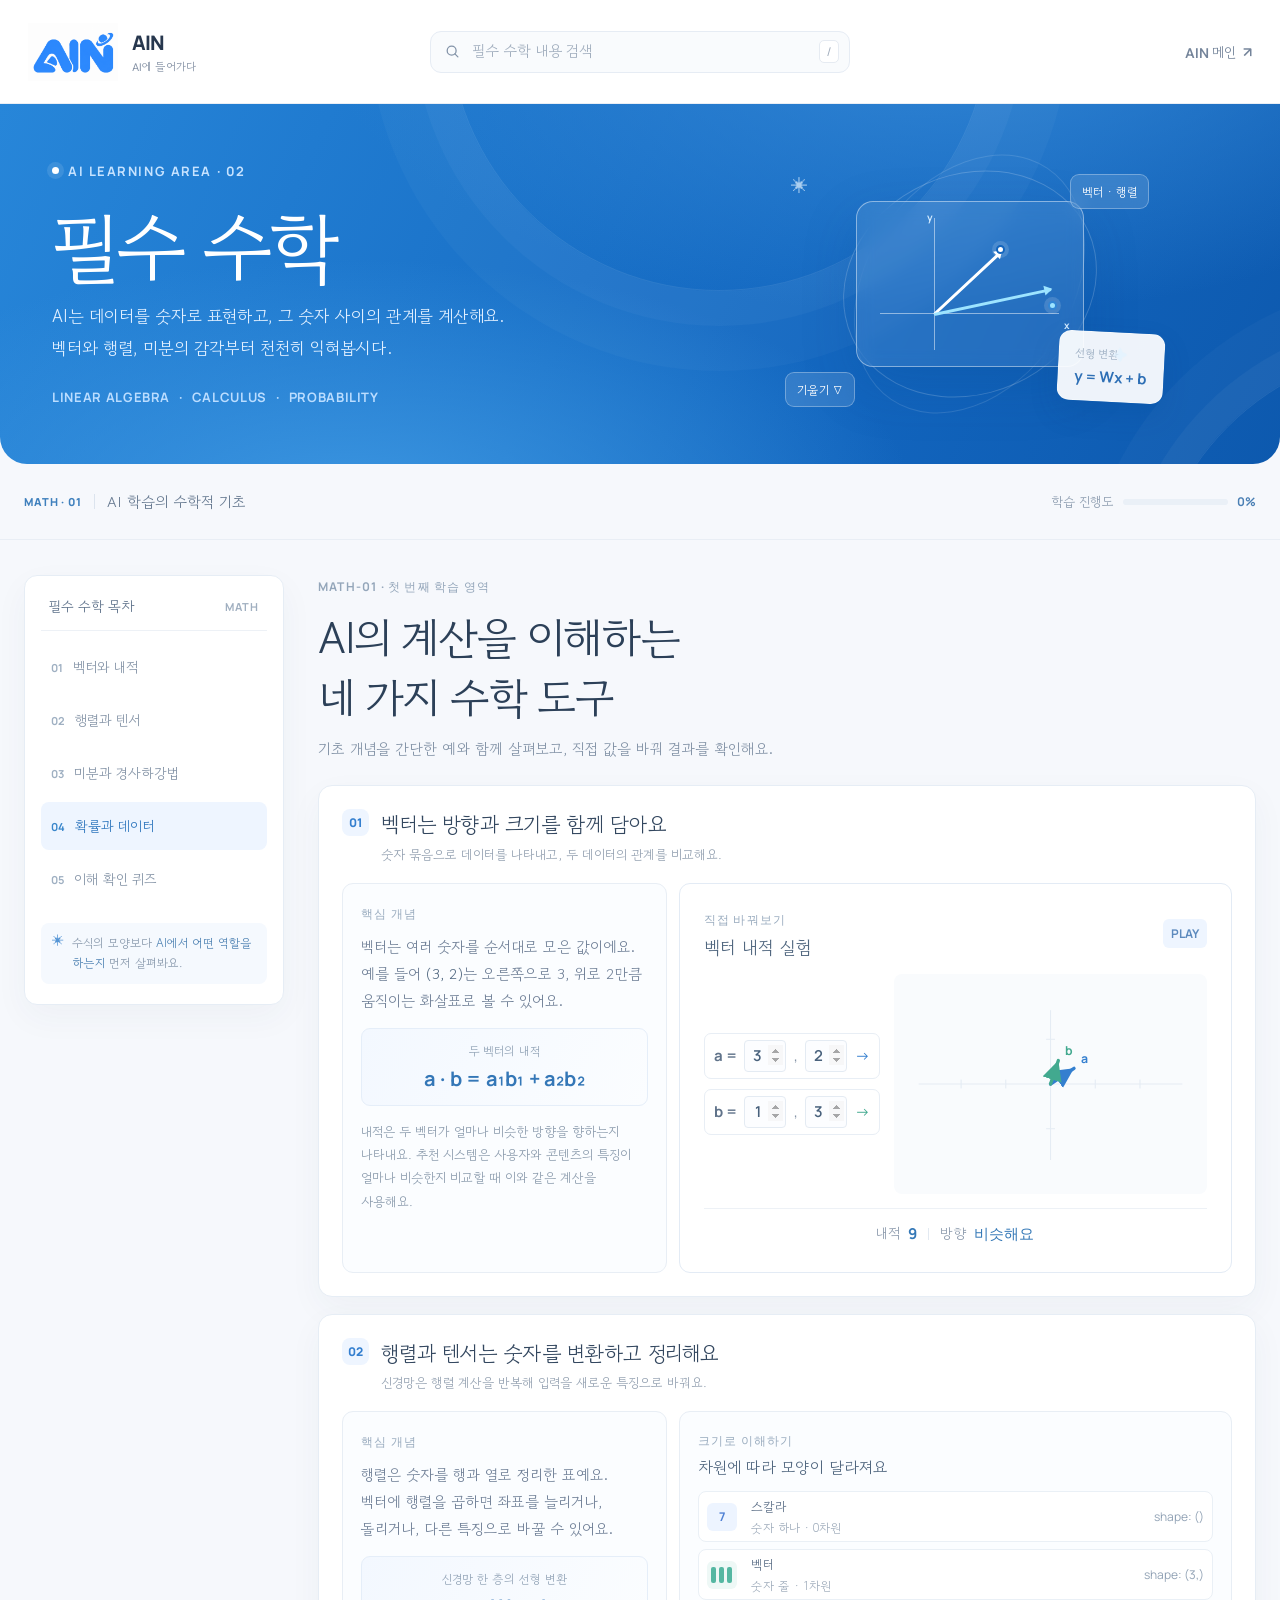
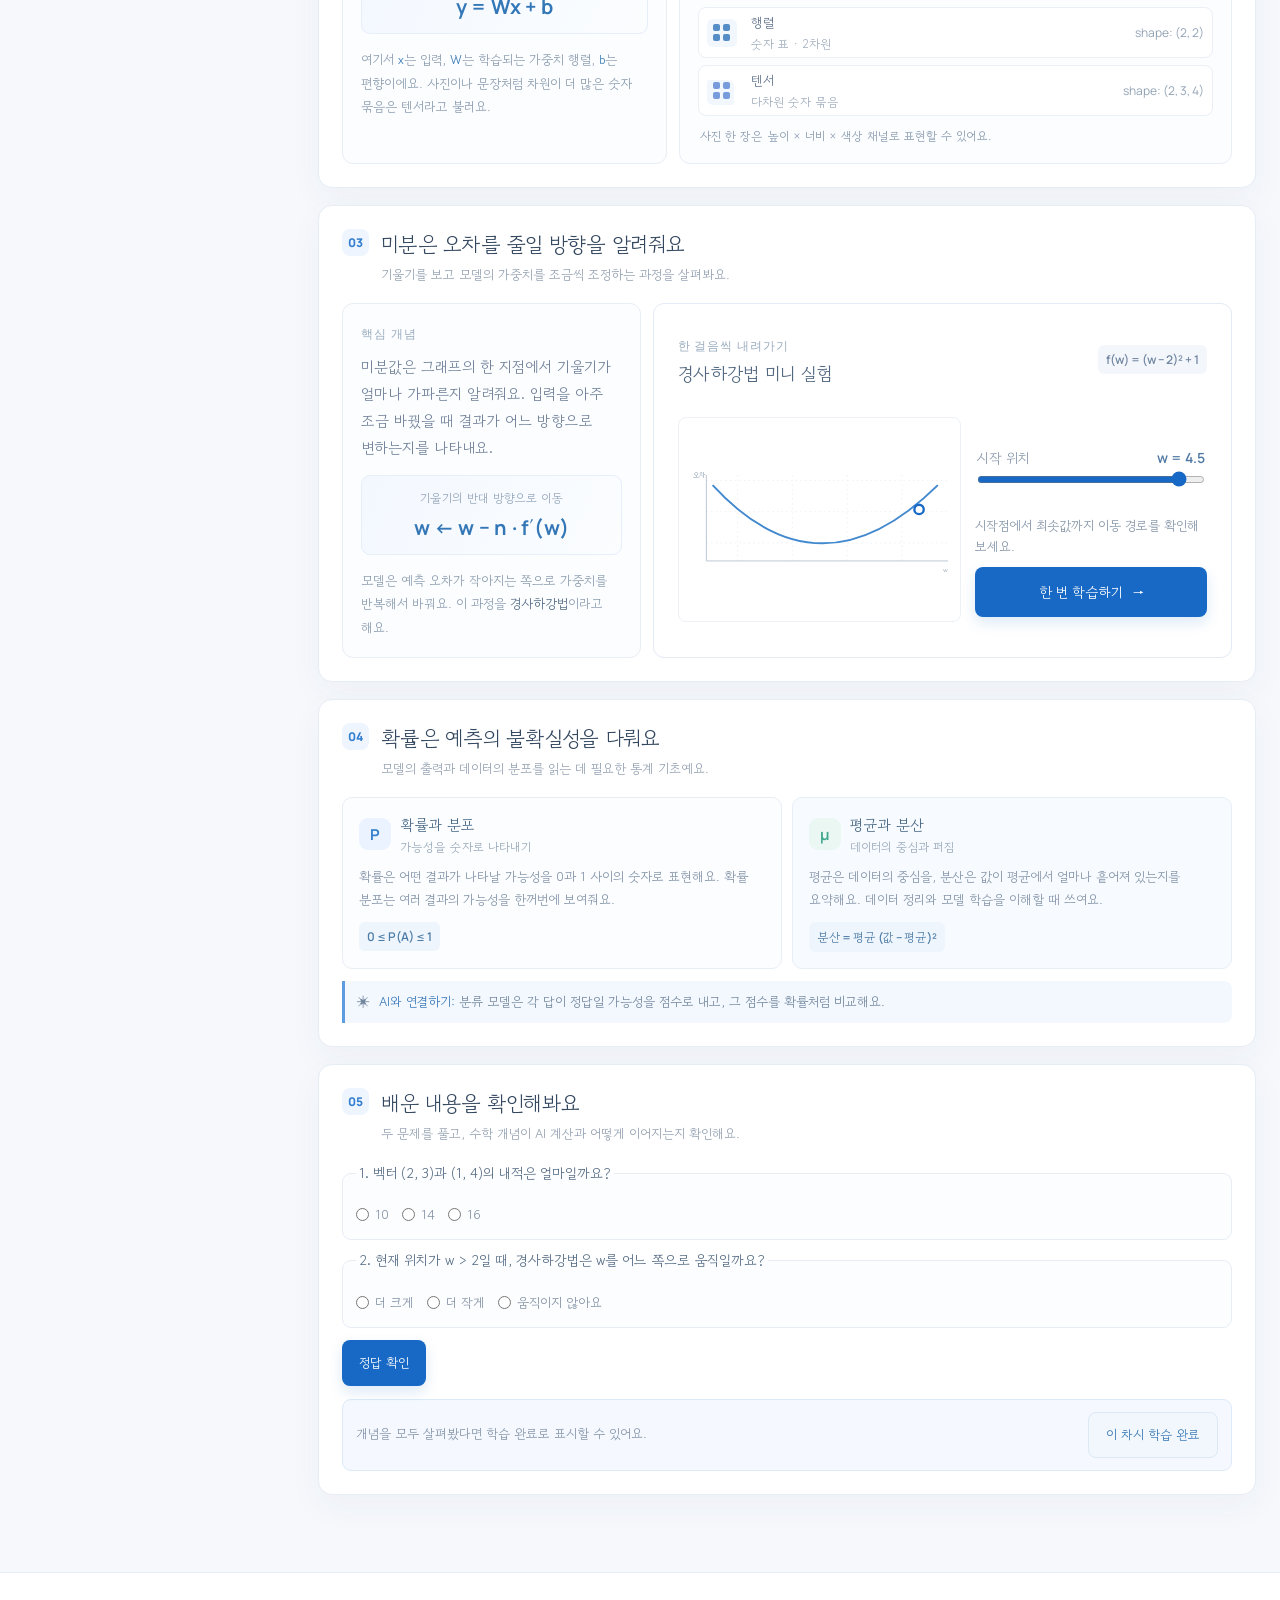
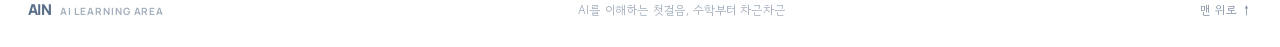
<file: index.html>
<!doctype html>
<html lang="ko">
<head>
  <meta charset="UTF-8" />
  <meta name="viewport" content="width=device-width, initial-scale=1.0" />
  <meta name="theme-color" content="#1769c5" />
  <meta name="description" content="벡터, 행렬, 미분, 확률로 AI의 계산 원리를 이해하는 필수 수학 학습 공간입니다." />
  <title>필수 수학 | AIN</title>
  <link rel="preconnect" href="https://fonts.googleapis.com" />
  <link rel="preconnect" href="https://fonts.gstatic.com" crossorigin />
  <link href="https://fonts.googleapis.com/css2?family=DM+Sans:wght@400;500;600;700;800&family=Gowun+Dodum&family=Manrope:wght@400;500;600;700;800&display=swap" rel="stylesheet" />
  <link rel="stylesheet" href="./styles.css" />
</head>
<body>
  <div class="learning-app" id="top">
    <header class="topbar">
      <a class="brand" href="https://yea-kasane-teto.github.io/AIN-main/" aria-label="AIN 메인 화면으로 이동"><img class="brand-logo" src="./파란색%20AIN%20스타일%20로고.png" alt="AIN 로고" width="90" height="58" /><span class="brand-copy"><strong>AIN</strong><small>AI에 들어가다</small></span></a>
      <label class="search-wrap" for="Search-bar">
        <svg viewBox="0 0 24 24" aria-hidden="true"><circle cx="10.8" cy="10.8" r="6.3"></circle><path d="m15.4 15.4 4.2 4.2"></path></svg>
        <input id="Search-bar" type="search" placeholder="필수 수학 내용 검색" autocomplete="off" /><kbd>/</kbd>
      </label>
      <a class="home-link" href="https://github.com/yea-kasane-teto/AIN-main" target="_blank" rel="noopener noreferrer">AIN 메인 <span aria-hidden="true">↗</span></a>
    </header>
    <main>
      <section class="course-hero" aria-labelledby="courseTitle">
        <div class="course-hero-copy">
          <div class="hero-eyebrow"><span></span> AI LEARNING AREA · 02</div>
          <h1 id="courseTitle">필수 수학</h1>
          <p>AI는 데이터를 숫자로 표현하고, 그 숫자 사이의 관계를 계산해요.<br class="desktop-break" />벡터와 행렬, 미분의 감각부터 천천히 익혀봅시다.</p>
          <div class="hero-tags" aria-label="학습 주제"><span>LINEAR ALGEBRA</span><span aria-hidden="true">·</span><span>CALCULUS</span><span aria-hidden="true">·</span><span>PROBABILITY</span></div>
        </div>
        <div class="math-illustration" aria-hidden="true">
          <div class="math-orbit orbit-one"></div><div class="math-orbit orbit-two"></div>
          <div class="math-grid"><span class="grid-axis axis-x"></span><span class="grid-axis axis-y"></span><span class="grid-vector vector-one"></span><span class="grid-vector vector-two"></span><span class="grid-point point-one"></span><span class="grid-point point-two"></span><span class="grid-label label-x">x</span><span class="grid-label label-y">y</span></div>
          <div class="formula-tile"><small>선형 변환</small><strong>y = Wx + b</strong></div>
          <span class="hero-float float-top">벡터 · 행렬</span><span class="hero-float float-bottom">기울기 ∇</span>
          <span class="hero-sparkle sparkle-one">✳</span><span class="hero-sparkle sparkle-two">✦</span>
        </div>
      </section>
      <div class="course-overview">
        <div class="overview-title"><span class="unit-code">MATH · 01</span><span class="overview-divider"></span><span>AI 학습의 수학적 기초</span></div>
        <div class="progress-summary"><span id="progressLabel">학습 진행도</span><div class="progress-track" id="progressTrack" role="progressbar" aria-label="필수 수학 학습 진행도" aria-valuemin="0" aria-valuemax="100" aria-valuenow="0"><span id="progressFill"></span></div><strong id="progressPercent">0%</strong></div>
      </div>
      <div class="course-layout">
        <aside class="course-sidebar" aria-label="필수 수학 목차">
          <div class="sidebar-heading"><span>필수 수학 목차</span><small>MATH</small></div>
          <nav class="lesson-nav" id="lessonNavigation">
            <a href="#vectors" data-nav-section="vectors"><span class="nav-number">01</span><span>벡터와 내적</span></a>
            <a href="#tensors" data-nav-section="tensors"><span class="nav-number">02</span><span>행렬과 텐서</span></a>
            <a href="#calculus" data-nav-section="calculus"><span class="nav-number">03</span><span>미분과 경사하강법</span></a>
            <a href="#probability" data-nav-section="probability"><span class="nav-number">04</span><span>확률과 데이터</span></a>
            <a href="#quiz" data-nav-section="quiz"><span class="nav-number">05</span><span>이해 확인 퀴즈</span></a>
          </nav>
          <div class="sidebar-note"><span class="note-icon" aria-hidden="true">✳</span><p>수식의 모양보다 <strong>AI에서 어떤 역할을 하는지</strong> 먼저 살펴봐요.</p></div>
        </aside>
        <article class="lesson-content" id="lessonContent">
          <header class="lesson-heading"><span class="eyebrow">MATH-01 · 첫 번째 학습 영역</span><h2>AI의 계산을 이해하는<br class="desktop-break" />네 가지 수학 도구</h2><p>기초 개념을 간단한 예와 함께 살펴보고, 직접 값을 바꿔 결과를 확인해요.</p></header>
          <section class="lesson-section" id="vectors" data-searchable aria-labelledby="vectorsTitle">
            <div class="section-title-row"><span class="section-index">01</span><div><h3 id="vectorsTitle">벡터는 방향과 크기를 함께 담아요</h3><p>숫자 묶음으로 데이터를 나타내고, 두 데이터의 관계를 비교해요.</p></div></div>
            <div class="lesson-grid">
              <article class="concept-card"><span class="card-kicker">핵심 개념</span><p>벡터는 여러 숫자를 순서대로 모은 값이에요. 예를 들어 <strong>(3, 2)</strong>는 오른쪽으로 3, 위로 2만큼 움직이는 화살표로 볼 수 있어요.</p><div class="formula-block"><span>두 벡터의 내적</span><strong>a · b = a₁b₁ + a₂b₂</strong></div><p class="small-copy">내적은 두 벡터가 얼마나 비슷한 방향을 향하는지 나타내요. 추천 시스템은 사용자와 콘텐츠의 특징이 얼마나 비슷한지 비교할 때 이와 같은 계산을 사용해요.</p></article>
              <article class="experiment-card" aria-labelledby="vectorPlayTitle">
                <div class="card-heading"><div><span class="card-kicker">직접 바꿔보기</span><h4 id="vectorPlayTitle">벡터 내적 실험</h4></div><span class="play-badge">PLAY</span></div>
                <div class="vector-inputs">
                  <label class="vector-field field-a"><span>a =</span><input id="vectorA1" type="number" value="3" min="-9" max="9" step="1" aria-label="벡터 a의 첫 번째 성분" /><span>,</span><input id="vectorA2" type="number" value="2" min="-9" max="9" step="1" aria-label="벡터 a의 두 번째 성분" /><span class="field-arrow">→</span></label>
                  <label class="vector-field field-b"><span>b =</span><input id="vectorB1" type="number" value="1" min="-9" max="9" step="1" aria-label="벡터 b의 첫 번째 성분" /><span>,</span><input id="vectorB2" type="number" value="3" min="-9" max="9" step="1" aria-label="벡터 b의 두 번째 성분" /><span class="field-arrow">→</span></label>
                </div>
                <div class="graph-wrap"><svg class="vector-graph" id="vectorGraph" viewBox="0 0 280 156" role="img" aria-label="두 벡터의 방향과 크기를 보여주는 좌표 평면">
                  <defs><marker id="arrowA" markerWidth="8" markerHeight="8" refX="6" refY="3" orient="auto"><path d="M0,0 L0,6 L6,3 z" fill="#347fcf"></path></marker><marker id="arrowB" markerWidth="8" markerHeight="8" refX="6" refY="3" orient="auto"><path d="M0,0 L0,6 L6,3 z" fill="#42a98f"></path></marker></defs>
                  <g class="grid-lines"><path d="M22 78H258M140 12V146M60 74V82M100 74V82M180 74V82M220 74V82M136 38H144M136 118H144"></path></g><line id="lineA" class="vector-line vector-a" x1="140" y1="78" x2="140" y2="78" marker-end="url(#arrowA)"></line><line id="lineB" class="vector-line vector-b" x1="140" y1="78" x2="140" y2="78" marker-end="url(#arrowB)"></line><text id="labelA" class="vector-label label-a" x="146" y="72">a</text><text id="labelB" class="vector-label label-b" x="146" y="72">b</text>
                </svg></div>
                <div class="result-row"><span>내적 <strong id="dotResult">9</strong></span><span class="result-divider"></span><span>방향 <strong id="directionResult">비슷해요</strong></span></div>
              </article>
            </div>
          </section>
          <section class="lesson-section" id="tensors" data-searchable aria-labelledby="tensorTitle">
            <div class="section-title-row"><span class="section-index">02</span><div><h3 id="tensorTitle">행렬과 텐서는 숫자를 변환하고 정리해요</h3><p>신경망은 행렬 계산을 반복해 입력을 새로운 특징으로 바꿔요.</p></div></div>
            <div class="tensor-layout">
              <article class="concept-card"><span class="card-kicker">핵심 개념</span><p>행렬은 숫자를 행과 열로 정리한 표예요. 벡터에 행렬을 곱하면 좌표를 늘리거나, 돌리거나, 다른 특징으로 바꿀 수 있어요.</p><div class="formula-block"><span>신경망 한 층의 선형 변환</span><strong>y = Wx + b</strong></div><p class="small-copy">여기서 <em>x</em>는 입력, <em>W</em>는 학습되는 가중치 행렬, <em>b</em>는 편향이에요. 사진이나 문장처럼 차원이 더 많은 숫자 묶음은 텐서라고 불러요.</p></article>
              <article class="shape-card"><div class="card-heading"><div><span class="card-kicker">크기로 이해하기</span><h4>차원에 따라 모양이 달라져요</h4></div></div><div class="shape-list">
                <div class="shape-item"><span class="shape-visual scalar-visual">7</span><span class="shape-text"><strong>스칼라</strong><small>숫자 하나 · 0차원</small></span><code>shape: ()</code></div>
                <div class="shape-item"><span class="shape-visual vector-visual"><i></i><i></i><i></i></span><span class="shape-text"><strong>벡터</strong><small>숫자 줄 · 1차원</small></span><code>shape: (3,)</code></div>
                <div class="shape-item"><span class="shape-visual matrix-visual"><i></i><i></i><i></i><i></i></span><span class="shape-text"><strong>행렬</strong><small>숫자 표 · 2차원</small></span><code>shape: (2, 2)</code></div>
                <div class="shape-item"><span class="shape-visual tensor-visual"><i></i><i></i><i></i><i></i></span><span class="shape-text"><strong>텐서</strong><small>다차원 숫자 묶음</small></span><code>shape: (2, 3, 4)</code></div>
              </div><p class="shape-note">사진 한 장은 높이 × 너비 × 색상 채널로 표현할 수 있어요.</p></article>
            </div>
          </section>
          <section class="lesson-section" id="calculus" data-searchable aria-labelledby="calculusTitle">
            <div class="section-title-row"><span class="section-index">03</span><div><h3 id="calculusTitle">미분은 오차를 줄일 방향을 알려줘요</h3><p>기울기를 보고 모델의 가중치를 조금씩 조정하는 과정을 살펴봐요.</p></div></div>
            <div class="lesson-grid calculus-layout">
              <article class="concept-card"><span class="card-kicker">핵심 개념</span><p>미분값은 그래프의 한 지점에서 기울기가 얼마나 가파른지 알려줘요. 입력을 아주 조금 바꿨을 때 결과가 어느 방향으로 변하는지를 나타내요.</p><div class="formula-block"><span>기울기의 반대 방향으로 이동</span><strong>w ← w − η · f′(w)</strong></div><p class="small-copy">모델은 예측 오차가 작아지는 쪽으로 가중치를 반복해서 바꿔요. 이 과정을 <strong>경사하강법</strong>이라고 해요.</p></article>
              <article class="experiment-card descent-card" aria-labelledby="descentTitle">
                <div class="card-heading"><div><span class="card-kicker">한 걸음씩 내려가기</span><h4 id="descentTitle">경사하강법 미니 실험</h4></div><span class="equation-badge">f(w) = (w − 2)² + 1</span></div>
                <div class="descent-chart-wrap"><svg id="descentChart" class="descent-chart" viewBox="0 0 360 150" role="img" aria-label="포물선 그래프 위에서 최솟값을 향해 이동하는 과정"><path class="chart-grid" d="M35 25H344M35 65H344M35 105H344M75 18V128M145 18V128M215 18V128M285 18V128"></path><path class="chart-axis" d="M35 18V128H344"></path><path class="loss-curve" d="M43 31 Q180 180 331 31"></path><g id="descentTrail"></g><circle id="descentPoint" class="descent-point" cx="260" cy="0" r="6"></circle><text class="axis-label" x="337" y="143">w</text><text class="axis-label" x="18" y="22">오차</text></svg></div>
                <div class="slider-row"><label for="startWeight">시작 위치 <output id="weightValue" for="startWeight">w = 4.5</output></label><input id="startWeight" type="range" min="-1" max="5" step="0.1" value="4.5" /></div>
                <div class="descent-bottom"><p id="descentMessage" aria-live="polite">시작점에서 최솟값까지 이동 경로를 확인해보세요.</p><button class="button button-primary step-button" id="stepButton" type="button">한 번 학습하기 <span aria-hidden="true">→</span></button></div>
              </article>
            </div>
          </section>
          <section class="lesson-section" id="probability" data-searchable aria-labelledby="probabilityTitle">
            <div class="section-title-row"><span class="section-index">04</span><div><h3 id="probabilityTitle">확률은 예측의 불확실성을 다뤄요</h3><p>모델의 출력과 데이터의 분포를 읽는 데 필요한 통계 기초예요.</p></div></div>
            <div class="definition-grid probability-grid">
              <article class="definition-card probability-card"><div class="concept-label"><span class="probability-icon">P</span><div><strong>확률과 분포</strong><small>가능성을 숫자로 나타내기</small></div></div><p>확률은 어떤 결과가 나타날 가능성을 0과 1 사이의 숫자로 표현해요. 확률 분포는 여러 결과의 가능성을 한꺼번에 보여줘요.</p><div class="formula-inline">0 ≤ P(A) ≤ 1</div></article>
              <article class="definition-card probability-card"><div class="concept-label"><span class="probability-icon stat-icon">μ</span><div><strong>평균과 분산</strong><small>데이터의 중심과 퍼짐</small></div></div><p>평균은 데이터의 중심을, 분산은 값이 평균에서 얼마나 흩어져 있는지를 요약해요. 데이터 정리와 모델 학습을 이해할 때 쓰여요.</p><div class="formula-inline">분산 = 평균 (값 − 평균)²</div></article>
            </div>
            <div class="callout"><span aria-hidden="true">✳</span><span><strong>AI와 연결하기:</strong> 분류 모델은 각 답이 정답일 가능성을 점수로 내고, 그 점수를 확률처럼 비교해요.</span></div>
          </section>
          <section class="lesson-section quiz-section" id="quiz" data-searchable aria-labelledby="quizTitle">
            <div class="section-title-row"><span class="section-index">05</span><div><h3 id="quizTitle">배운 내용을 확인해봐요</h3><p>두 문제를 풀고, 수학 개념이 AI 계산과 어떻게 이어지는지 확인해요.</p></div></div>
            <div class="quiz-list">
              <fieldset class="quiz-question" data-answer="14"><legend>1. 벡터 (2, 3)과 (1, 4)의 내적은 얼마일까요?</legend><label class="quiz-option"><input type="radio" name="q1" value="10" /> 10</label><label class="quiz-option"><input type="radio" name="q1" value="14" /> 14</label><label class="quiz-option"><input type="radio" name="q1" value="16" /> 16</label><p class="quiz-feedback" aria-live="polite"></p></fieldset>
              <fieldset class="quiz-question" data-answer="decrease"><legend>2. 현재 위치가 w &gt; 2일 때, 경사하강법은 w를 어느 쪽으로 움직일까요?</legend><label class="quiz-option"><input type="radio" name="q2" value="increase" /> 더 크게</label><label class="quiz-option"><input type="radio" name="q2" value="decrease" /> 더 작게</label><label class="quiz-option"><input type="radio" name="q2" value="stop" /> 움직이지 않아요</label><p class="quiz-feedback" aria-live="polite"></p></fieldset>
            </div>
            <div class="quiz-actions"><button class="button button-primary" id="checkQuiz" type="button">정답 확인</button><span class="quiz-result" id="quizResult" aria-live="polite"></span></div>
            <div class="completion-row"><p>개념을 모두 살펴봤다면 학습 완료로 표시할 수 있어요.</p><button class="button button-secondary" id="completeLesson" type="button" aria-pressed="false">이 차시 학습 완료</button></div>
          </section>
        </article>
      </div>
      <div class="search-empty" id="searchEmpty" hidden><strong>검색 결과가 없어요.</strong><span>다른 단어로 다시 찾아보세요.</span></div>
    </main>
    <footer class="site-footer"><a class="footer-brand" href="#top">AIN <span>AI LEARNING AREA</span></a><span>AI를 이해하는 첫걸음, 수학부터 차근차근</span><a class="back-to-top" href="#top">맨 위로 ↑</a></footer>
  </div>
  <script src="./app.js"></script>
</body>
</html>
</file>
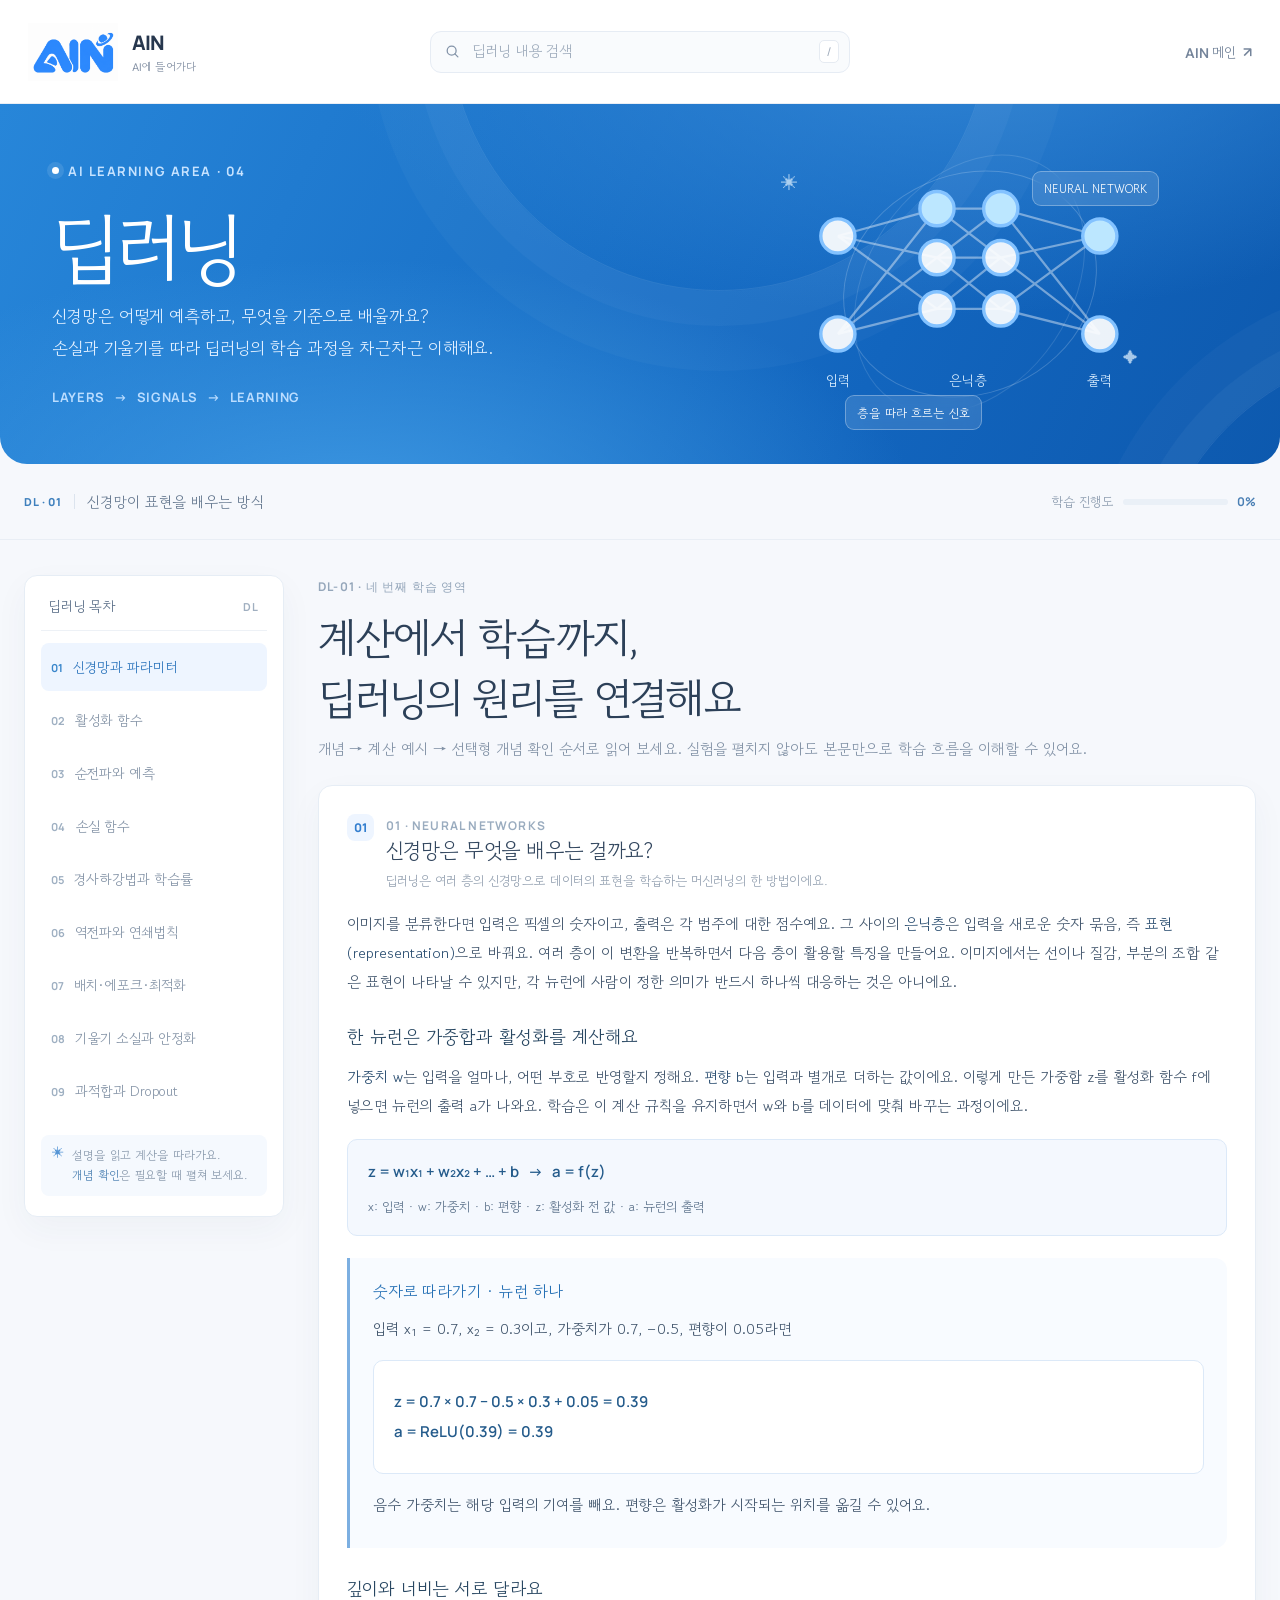
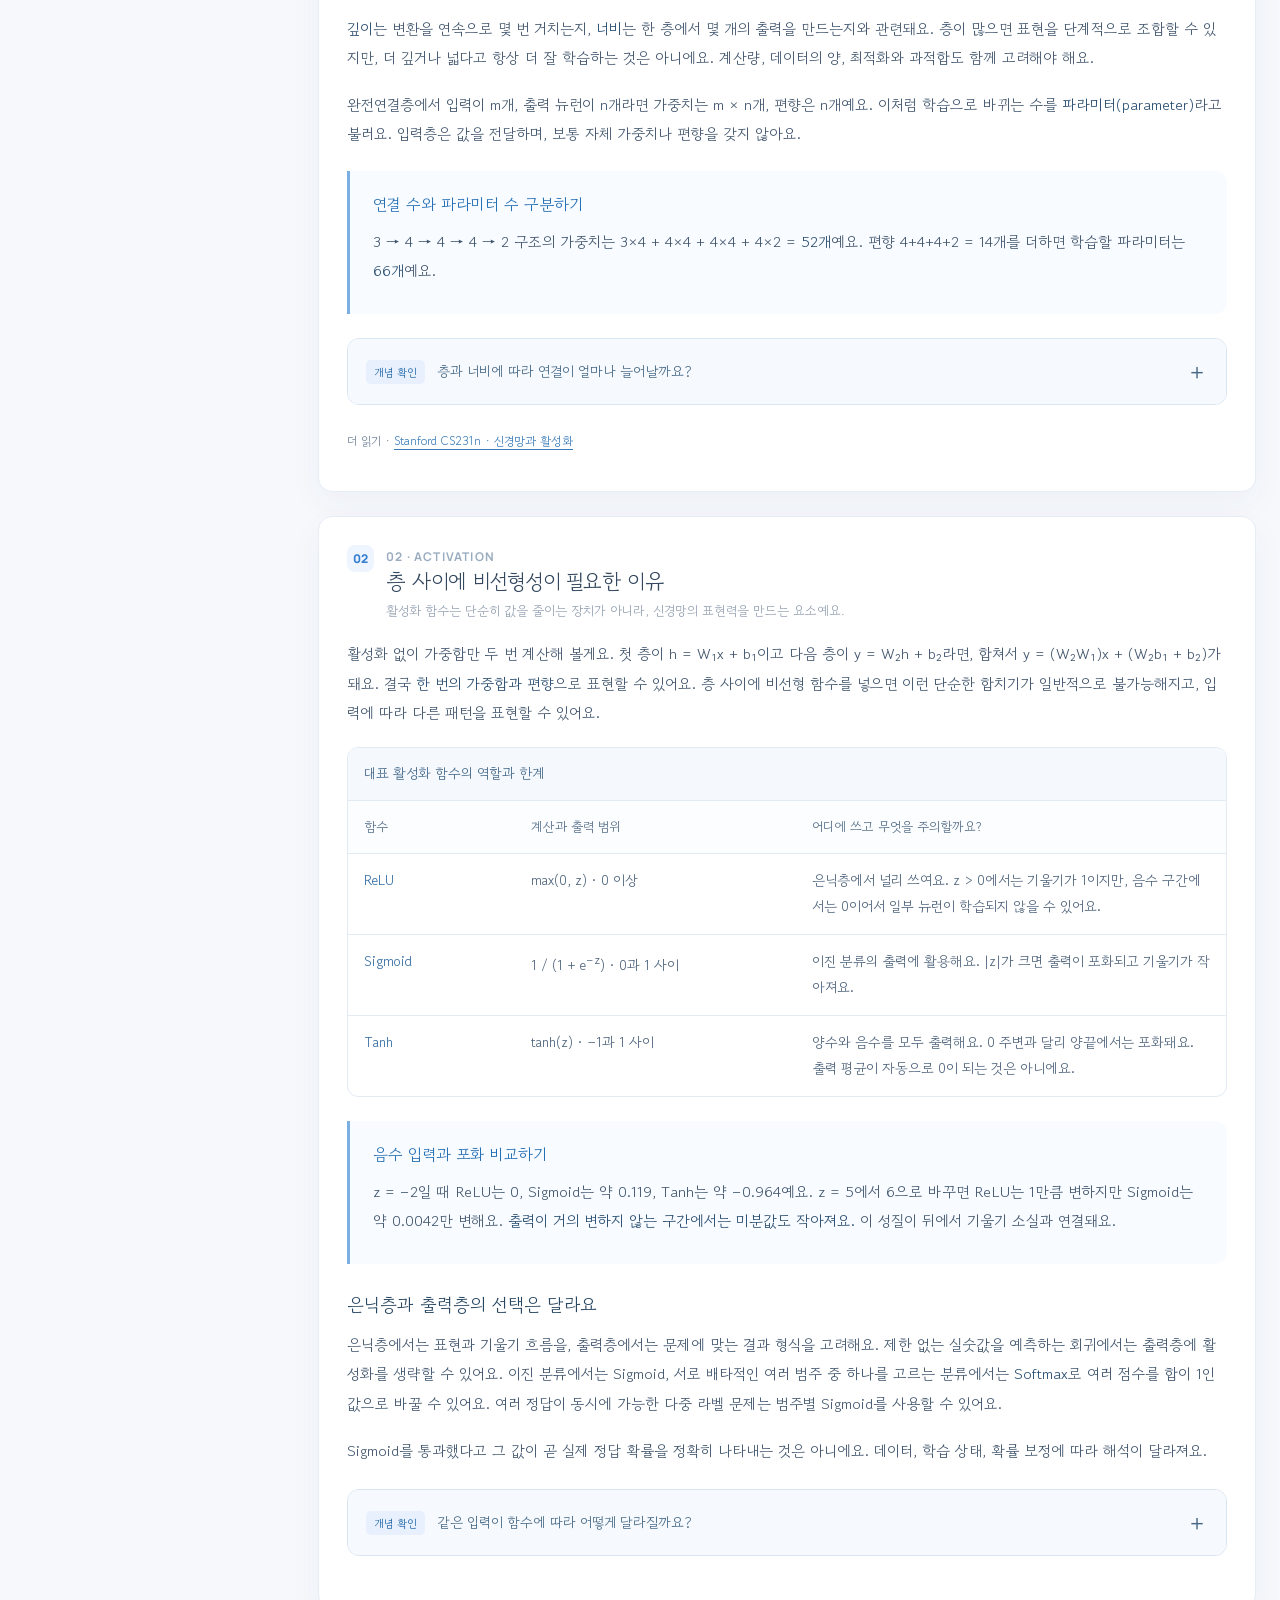
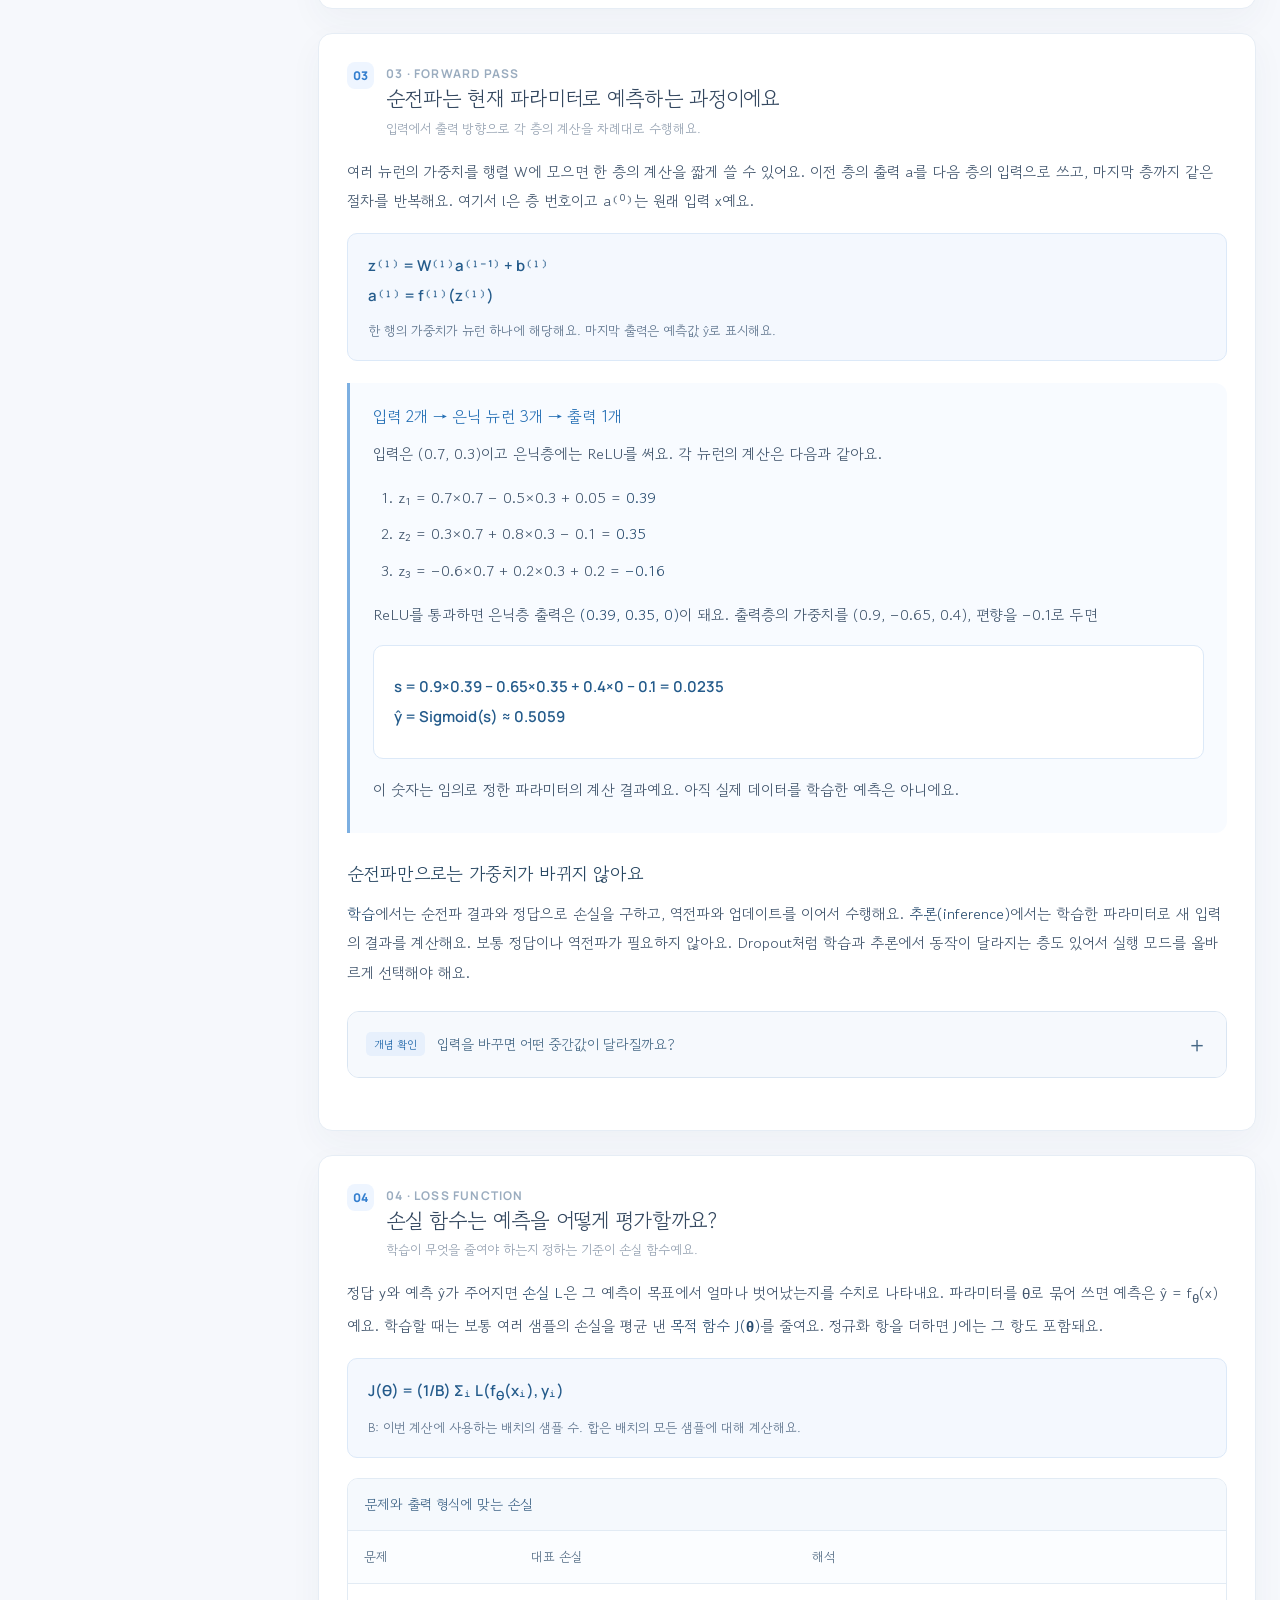
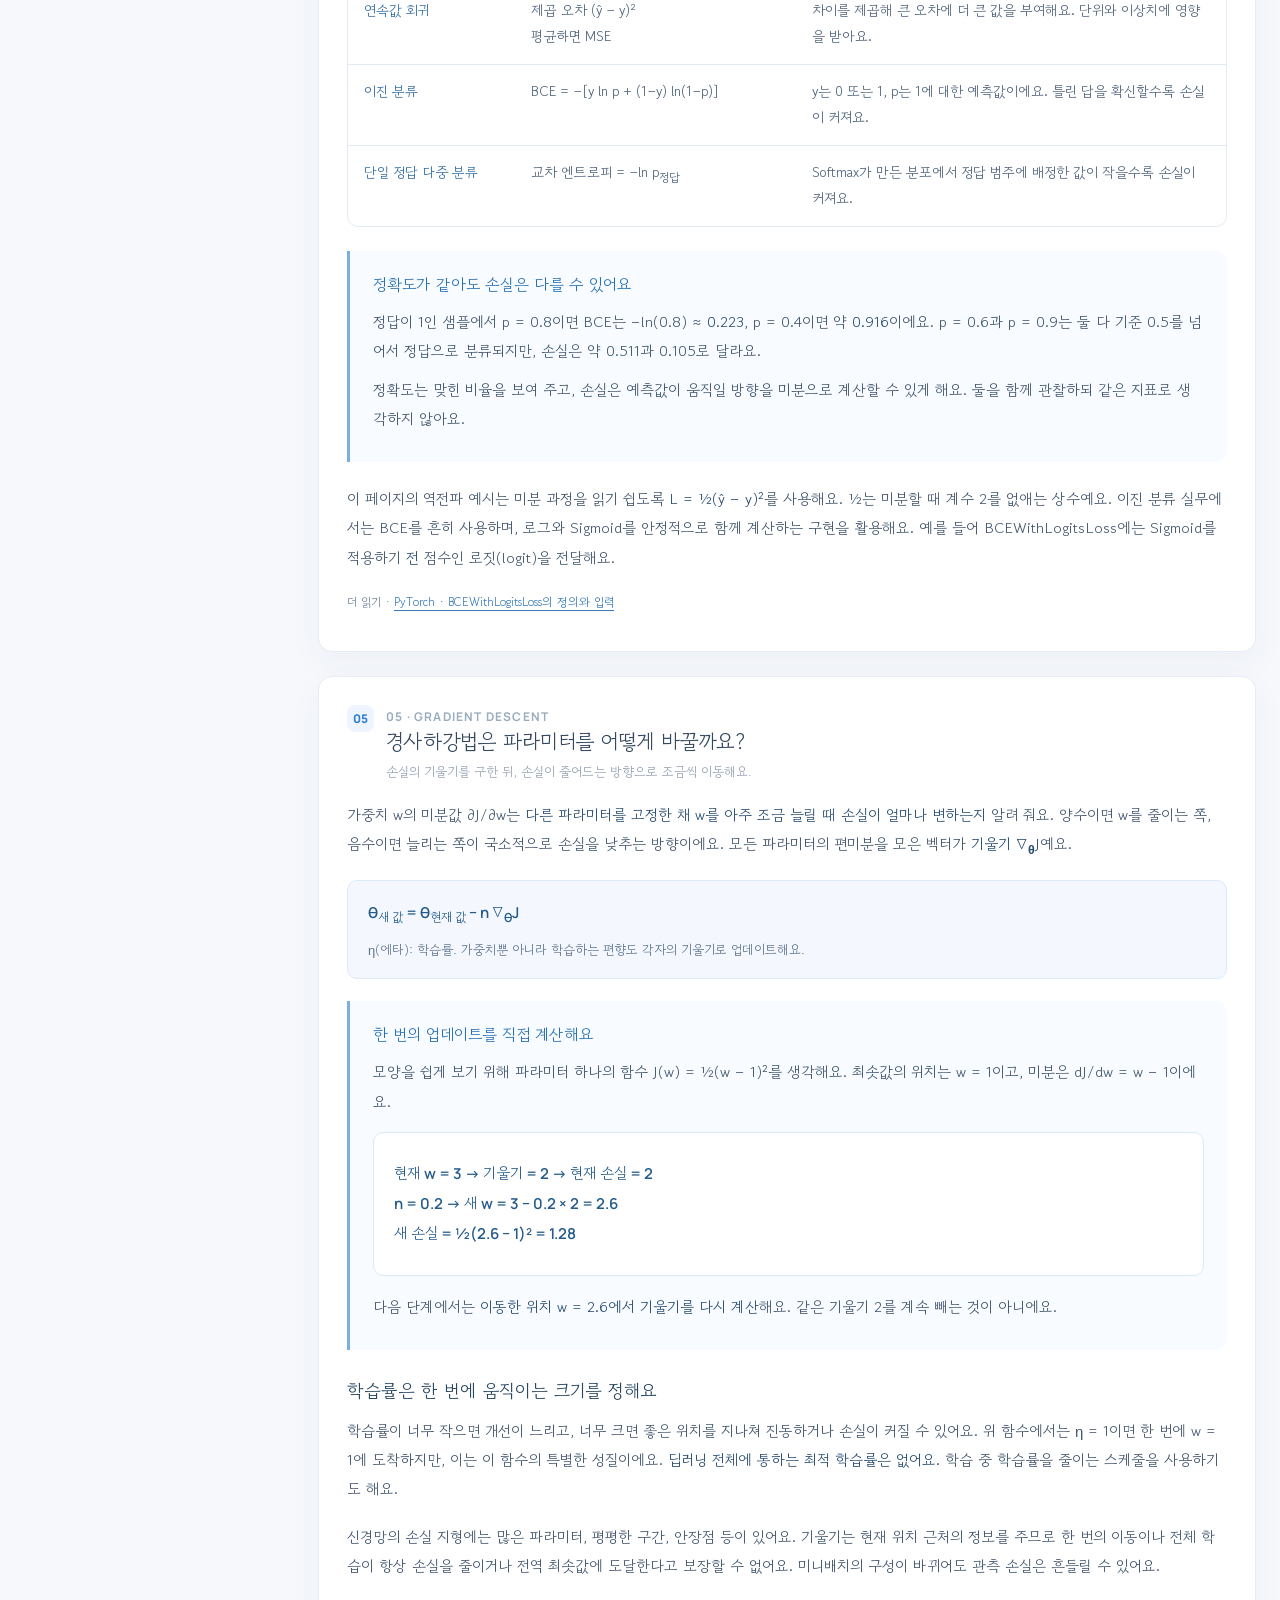
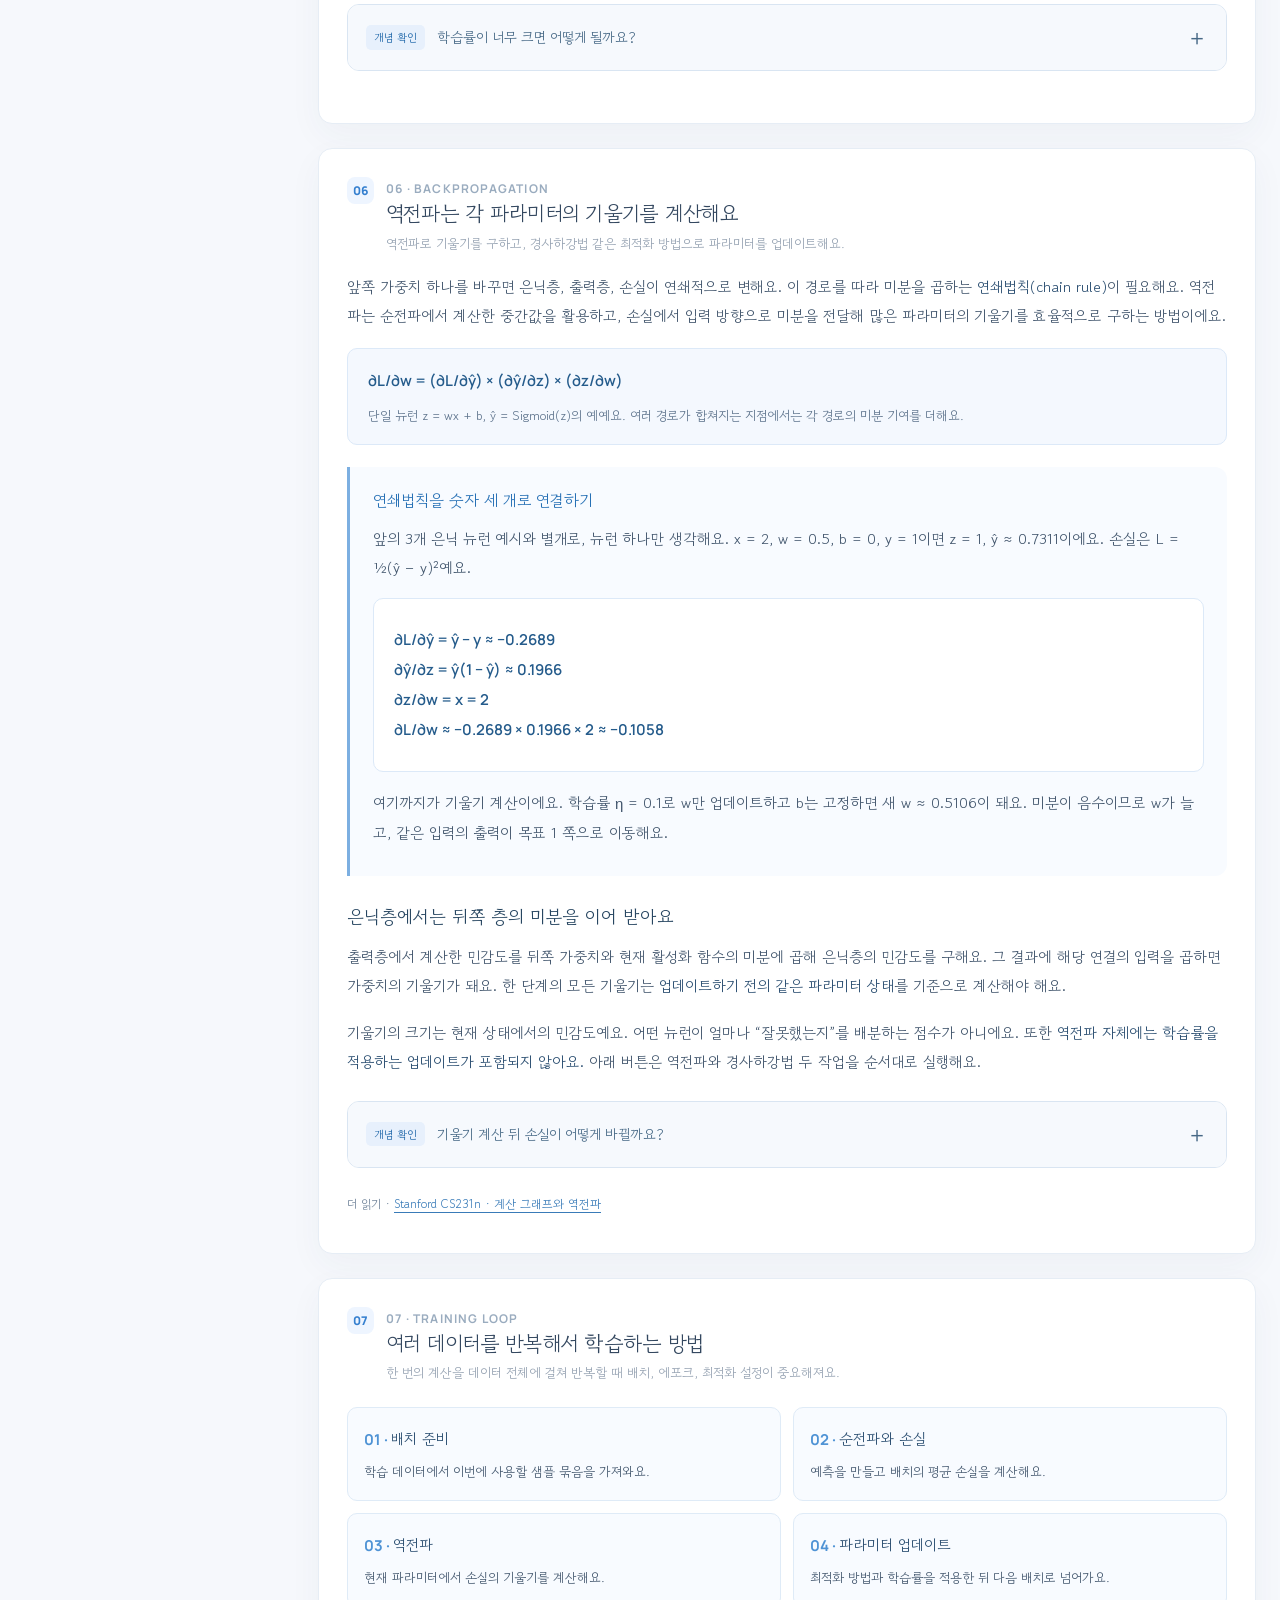
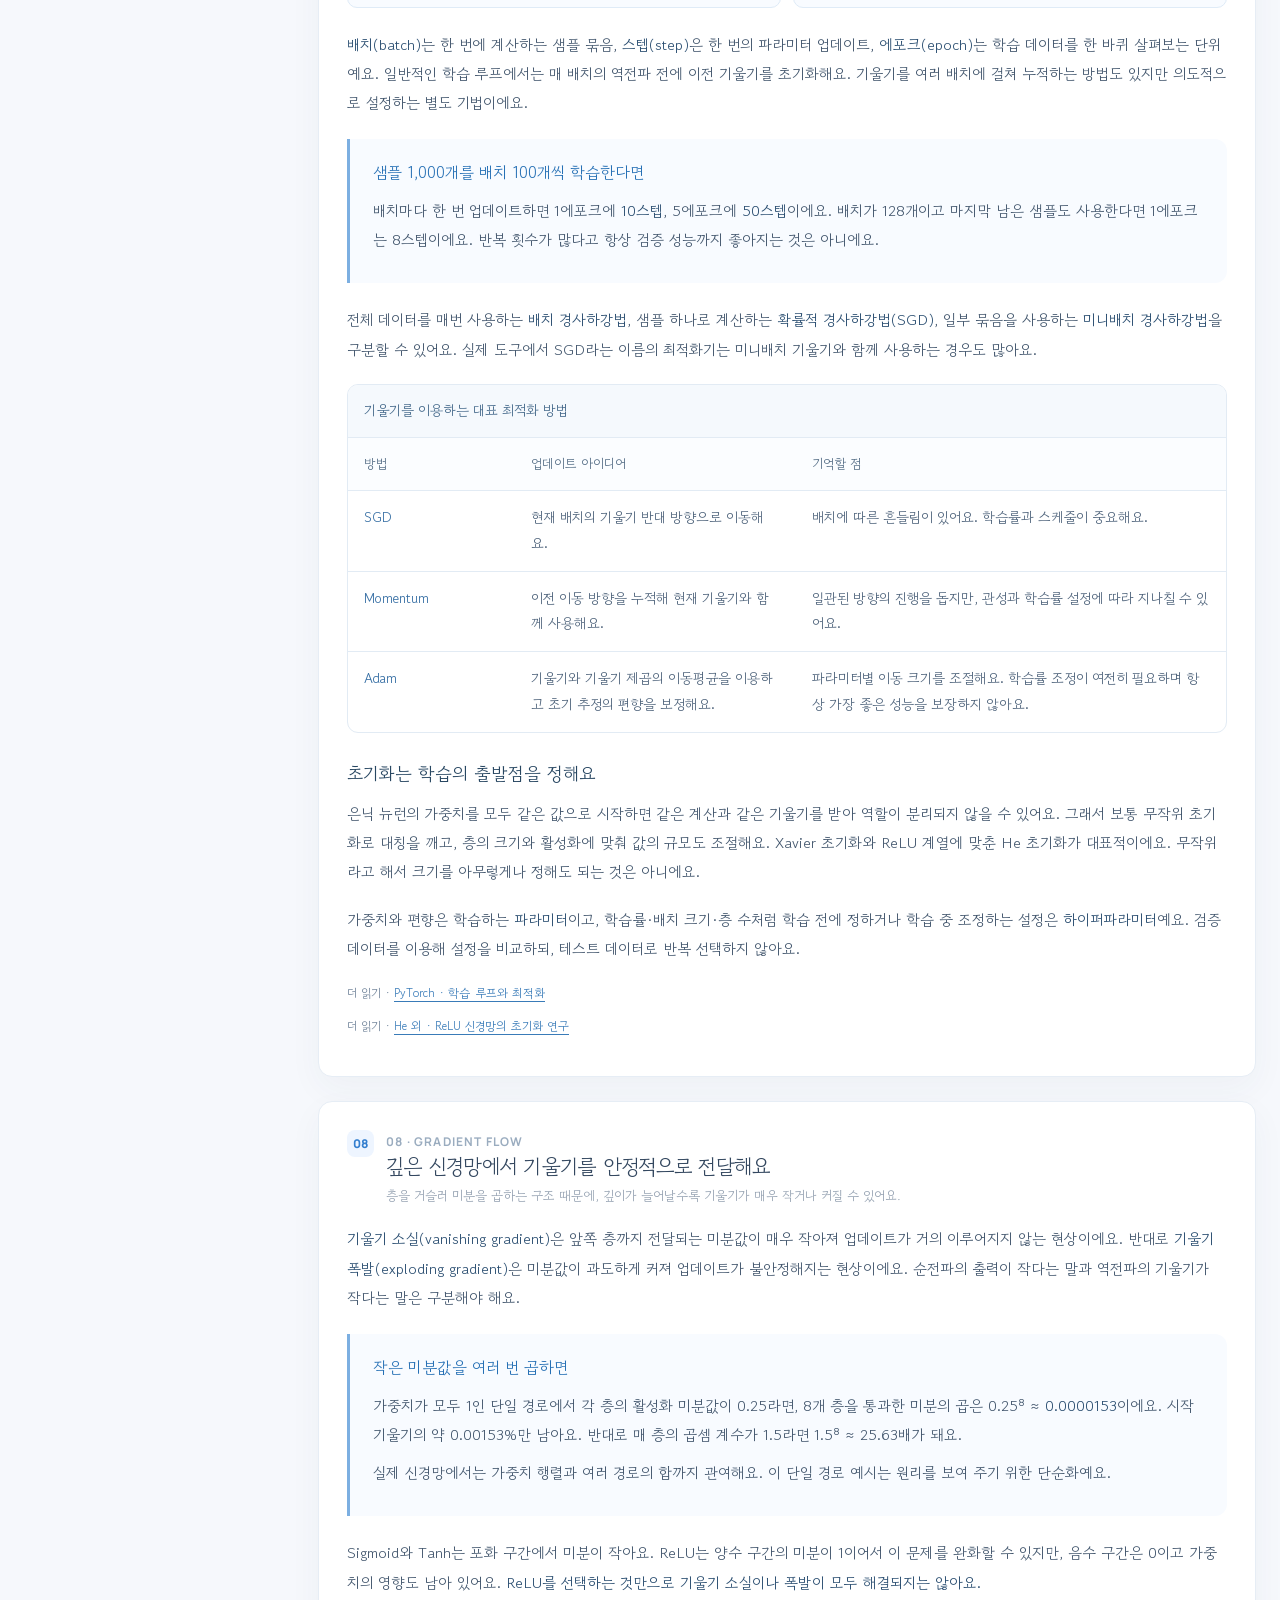
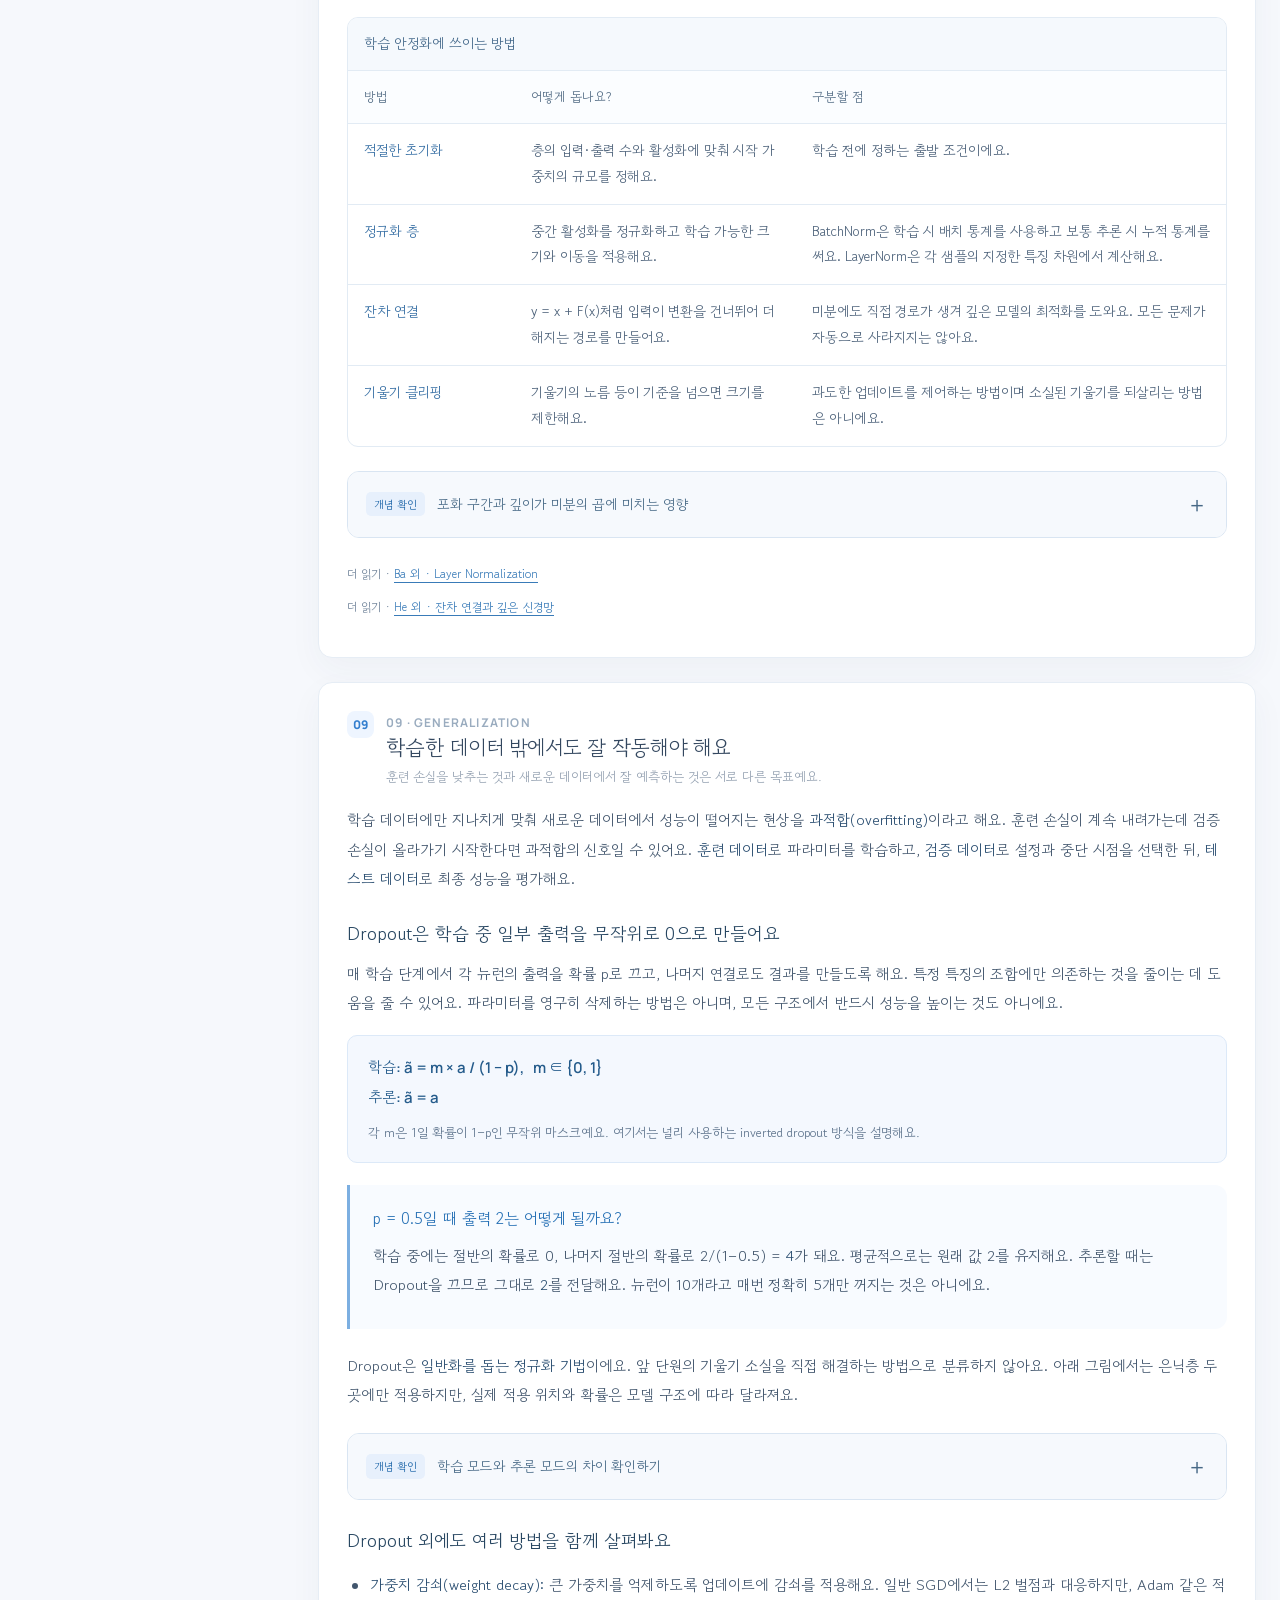
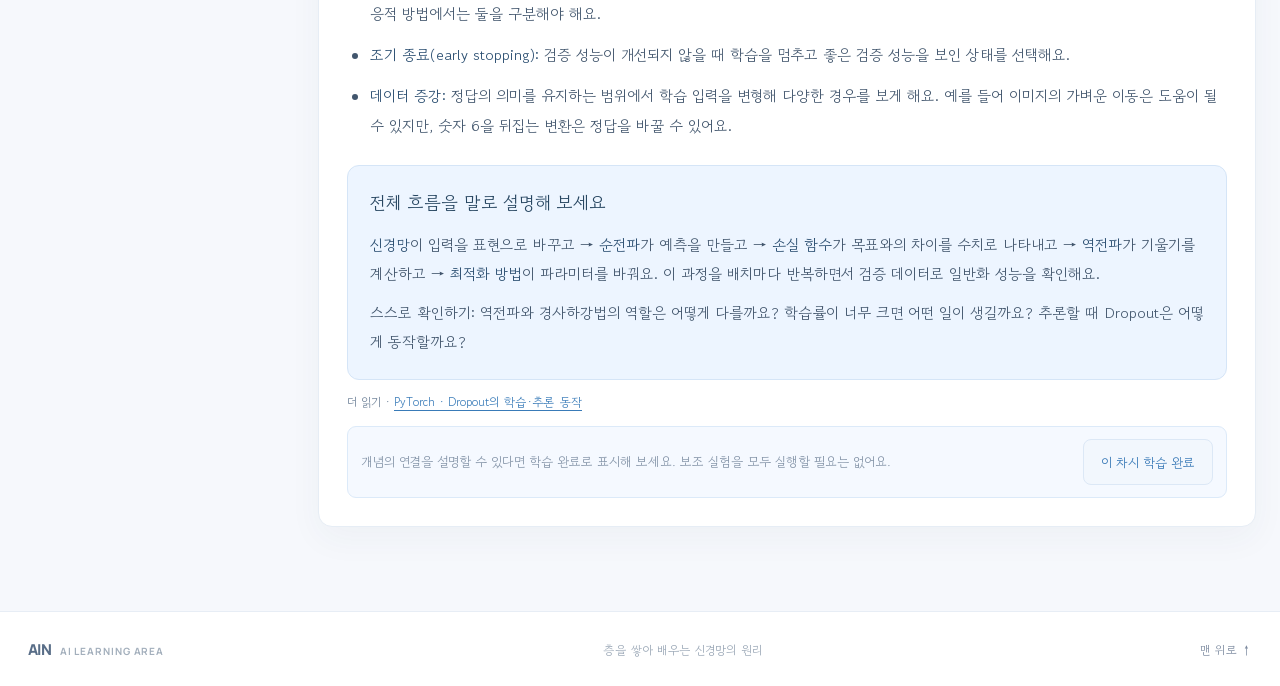
<file: deep-learning.html>
<!doctype html>
<html lang="ko" data-module="dl">
<head>
  <meta charset="UTF-8" />
  <meta name="viewport" content="width=device-width, initial-scale=1.0" />
  <meta name="theme-color" content="#1769c5" />
  <meta name="description" content="신경망, 손실 함수, 경사하강법, 역전파부터 학습 안정화와 과적합까지 개념과 계산 예시로 배우는 딥러닝 수업입니다." />
  <title>딥러닝 | AIN</title>
  <link rel="preconnect" href="https://fonts.googleapis.com" />
  <link rel="preconnect" href="https://fonts.gstatic.com" crossorigin />
  <link href="https://fonts.googleapis.com/css2?family=DM+Sans:wght@400;500;600;700;800&family=Gowun+Dodum&family=Manrope:wght@400;500;600;700;800&display=swap" rel="stylesheet" />
  <link rel="stylesheet" href="./styles.css?v=dl-concepts-20261029" />
  <link rel="stylesheet" href="./deep-learning.css?v=dl-concepts-20261029" />
</head>
<body>
  <div class="learning-app" id="top">
    <header class="topbar">
      <a class="brand" href="https://yea-kasane-teto.github.io/AIN-main/" aria-label="AIN 메인 화면으로 이동"><img class="brand-logo" src="./%ED%8C%8C%EB%9E%80%EC%83%89%20AIN%20%EC%8A%A4%ED%83%80%EC%9D%BC%20%EB%A1%9C%EA%B3%A0.png" alt="AIN 로고" width="90" height="58" /><span class="brand-copy"><strong>AIN</strong><small>AI에 들어가다</small></span></a>
      <label class="search-wrap" for="Search-bar">
        <svg viewBox="0 0 24 24" aria-hidden="true"><circle cx="10.8" cy="10.8" r="6.3"></circle><path d="m15.4 15.4 4.2 4.2"></path></svg>
        <input id="Search-bar" type="search" placeholder="딥러닝 내용 검색" aria-label="딥러닝 내용 검색" autocomplete="off" /><kbd>/</kbd>
      </label>
      <a class="home-link" href="https://yea-kasane-teto.github.io/AIN-main/" aria-label="AIN 메인 화면으로 이동">AIN 메인 <span aria-hidden="true">↗</span></a>
    </header>
    <main>
      <section class="course-hero" aria-labelledby="courseTitle">
        <div class="course-hero-copy">
          <div class="hero-eyebrow"><span></span> AI LEARNING AREA · 04</div>
          <h1 id="courseTitle">딥러닝</h1>
          <p>신경망은 어떻게 예측하고, 무엇을 기준으로 배울까요?<br class="desktop-break" /> 손실과 기울기를 따라 딥러닝의 학습 과정을 차근차근 이해해요.</p>
          <div class="hero-tags" aria-label="학습 주제"><span>LAYERS</span><span aria-hidden="true">→</span><span>SIGNALS</span><span aria-hidden="true">→</span><span>LEARNING</span></div>
        </div>
        <div class="math-illustration dl-hero-illustration" aria-hidden="true">
          <div class="math-orbit orbit-one"></div><div class="math-orbit orbit-two"></div>
          <svg class="dl-hero-network" viewBox="0 0 360 230" focusable="false">
            <g class="hero-connections"><path d="M64 72 151 48M64 72 151 91M64 72 151 136M64 158 151 48M64 158 151 91M64 158 151 136M151 48 207 48M151 48 207 91M151 91 207 48M151 91 207 91M151 91 207 136M151 136 207 91M151 136 207 136M207 48 294 72M207 91 294 72M207 136 294 72M207 48 294 158M207 91 294 158M207 136 294 158" /></g>
            <g class="hero-neurons"><circle cx="64" cy="72" r="15"/><circle cx="64" cy="158" r="15"/><circle cx="151" cy="48" r="15"/><circle cx="151" cy="91" r="15"/><circle cx="151" cy="136" r="15"/><circle cx="207" cy="48" r="15"/><circle cx="207" cy="91" r="15"/><circle cx="207" cy="136" r="15"/><circle cx="294" cy="72" r="15"/><circle cx="294" cy="158" r="15"/></g>
            <text x="64" y="204">입력</text><text x="178" y="204">은닉층</text><text x="294" y="204">출력</text>
          </svg>
          <span class="hero-float float-top">NEURAL NETWORK</span><span class="hero-float float-bottom">층을 따라 흐르는 신호</span>
          <span class="hero-sparkle sparkle-one">✳</span><span class="hero-sparkle sparkle-two">✦</span>
        </div>
      </section>
      <div class="course-overview">
        <div class="overview-title"><span class="unit-code">DL · 01</span><span class="overview-divider"></span><span>신경망이 표현을 배우는 방식</span></div>
        <div class="progress-summary"><span id="progressLabel">학습 진행도</span><div class="progress-track" id="progressTrack" role="progressbar" aria-label="딥러닝 학습 진행도" aria-valuemin="0" aria-valuemax="100" aria-valuenow="0"><span id="progressFill"></span></div><strong id="progressPercent">0%</strong></div>
      </div>
      <div class="course-layout">
        <aside class="course-sidebar" aria-label="딥러닝 목차">
          <div class="sidebar-heading"><span>딥러닝 목차</span><small>DL</small></div>
          <nav class="lesson-nav" id="lessonNavigation">
<a href="#network" data-nav-section="network"><span class="nav-number">01</span><span>신경망과 파라미터</span></a>
<a href="#activation" data-nav-section="activation"><span class="nav-number">02</span><span>활성화 함수</span></a>
<a href="#forward" data-nav-section="forward"><span class="nav-number">03</span><span>순전파와 예측</span></a>
<a href="#loss" data-nav-section="loss"><span class="nav-number">04</span><span>손실 함수</span></a>
<a href="#gradient-descent" data-nav-section="gradient-descent"><span class="nav-number">05</span><span>경사하강법과 학습률</span></a>
<a href="#backprop" data-nav-section="backprop"><span class="nav-number">06</span><span>역전파와 연쇄법칙</span></a>
<a href="#training" data-nav-section="training"><span class="nav-number">07</span><span>배치·에포크·최적화</span></a>
<a href="#stability" data-nav-section="stability"><span class="nav-number">08</span><span>기울기 소실과 안정화</span></a>
<a href="#generalization" data-nav-section="generalization"><span class="nav-number">09</span><span>과적합과 Dropout</span></a>
</nav>
          <div class="sidebar-note"><span class="note-icon" aria-hidden="true">✳</span><p>설명을 읽고 계산을 따라가요.<br /><strong>개념 확인</strong>은 필요할 때 펼쳐 보세요.</p></div>
        </aside>
        <article class="lesson-content" id="lessonContent">
<header class="lesson-heading"><span class="eyebrow">DL-01 · 네 번째 학습 영역</span><h2>계산에서 학습까지,<br class="desktop-break" /> 딥러닝의 원리를 연결해요</h2><p>개념 → 계산 예시 → 선택형 개념 확인 순서로 읽어 보세요. 실험을 펼치지 않아도 본문만으로 학습 흐름을 이해할 수 있어요.</p></header>
<section class="lesson-section" id="network" data-searchable aria-labelledby="networkTitle">
            <div class="section-title-row"><span class="section-index">01</span><div><span class="card-kicker">01 · NEURAL NETWORKS</span><h3 id="networkTitle">신경망은 무엇을 배우는 걸까요?</h3><p>딥러닝은 여러 층의 신경망으로 데이터의 표현을 학습하는 머신러닝의 한 방법이에요.</p></div></div>
            <div class="dl-prose"><p>이미지를 분류한다면 입력은 픽셀의 숫자이고, 출력은 각 범주에 대한 점수예요. 그 사이의 <strong>은닉층</strong>은 입력을 새로운 숫자 묶음, 즉 <strong>표현(representation)</strong>으로 바꿔요. 여러 층이 이 변환을 반복하면서 다음 층이 활용할 특징을 만들어요. 이미지에서는 선이나 질감, 부분의 조합 같은 표현이 나타날 수 있지만, 각 뉴런에 사람이 정한 의미가 반드시 하나씩 대응하는 것은 아니에요.</p>
<h4>한 뉴런은 가중합과 활성화를 계산해요</h4>
<p><strong>가중치 w</strong>는 입력을 얼마나, 어떤 부호로 반영할지 정해요. <strong>편향 b</strong>는 입력과 별개로 더하는 값이에요. 이렇게 만든 가중합 z를 활성화 함수 f에 넣으면 뉴런의 출력 a가 나와요. 학습은 이 계산 규칙을 유지하면서 w와 b를 데이터에 맞춰 바꾸는 과정이에요.</p><div class="dl-formula"><p>z = w₁x₁ + w₂x₂ + … + b &nbsp; → &nbsp; a = f(z)</p><small>x: 입력 · w: 가중치 · b: 편향 · z: 활성화 전 값 · a: 뉴런의 출력</small></div><aside class="dl-worked-example"><h4>숫자로 따라가기 · 뉴런 하나</h4><p>입력 x₁ = 0.7, x₂ = 0.3이고, 가중치가 0.7, −0.5, 편향이 0.05라면</p><div class="dl-formula"><p>z = 0.7 × 0.7 − 0.5 × 0.3 + 0.05 = 0.39<br>a = ReLU(0.39) = 0.39</p></div><p>음수 가중치는 해당 입력의 기여를 빼요. 편향은 활성화가 시작되는 위치를 옮길 수 있어요.</p></aside><h4>깊이와 너비는 서로 달라요</h4><p><strong>깊이</strong>는 변환을 연속으로 몇 번 거치는지, <strong>너비</strong>는 한 층에서 몇 개의 출력을 만드는지와 관련돼요. 층이 많으면 표현을 단계적으로 조합할 수 있지만, 더 깊거나 넓다고 항상 더 잘 학습하는 것은 아니에요. 계산량, 데이터의 양, 최적화와 과적합도 함께 고려해야 해요.</p><p>완전연결층에서 입력이 m개, 출력 뉴런이 n개라면 가중치는 m × n개, 편향은 n개예요. 이처럼 학습으로 바뀌는 수를 <strong>파라미터(parameter)</strong>라고 불러요. 입력층은 값을 전달하며, 보통 자체 가중치나 편향을 갖지 않아요.</p><aside class="dl-worked-example"><h4>연결 수와 파라미터 수 구분하기</h4><p>3 → 4 → 4 → 4 → 2 구조의 가중치는 3×4 + 4×4 + 4×4 + 4×2 = <strong>52개</strong>예요. 편향 4+4+4+2 = 14개를 더하면 학습할 파라미터는 <strong>66개</strong>예요.</p></aside><details class="dl-supplement"><summary><span class="dl-supplement-label">개념 확인</span><span>층과 너비에 따라 연결이 얼마나 늘어날까요?</span><span class="dl-expand" aria-hidden="true">＋</span></summary><div class="dl-supplement-body"><p class="dl-observe"><strong>관찰할 것</strong> 은닉층 수를 고정하고 너비를 늘려 보세요. 뉴런 수와 연결 수가 같은 비율로 늘어나는지 비교해요.</p><div class="dl-lab dl-architecture-lab">
              <div class="dl-panel dl-control-panel">
                <h4>신경망 구조 바꾸기</h4>
                <label class="dl-range-label" for="depthControl"><span>은닉층 수</span><output id="depthValue">3층</output></label>
                <input id="depthControl" type="range" min="1" max="6" step="1" value="3" />
                <label class="dl-range-label" for="widthControl"><span>층마다 뉴런 수</span><output id="widthValue">4개</output></label>
                <input id="widthControl" type="range" min="2" max="5" step="1" value="4" />
                <div class="dl-stat-row"><span>전체 은닉 뉴런</span><strong id="neuronCount">12개</strong></div>
                <div class="dl-stat-row"><span>층 사이 연결</span><strong id="connectionCount">52개</strong></div>
              </div>
              <div class="dl-panel dl-visual-panel">
                <div class="dl-panel-heading"><h4>입력층 → 은닉층 → 출력층</h4><span class="dl-badge">구조 보기</span></div>
                <svg id="architectureGraph" class="dl-network-svg" viewBox="0 0 760 280" role="img" aria-label="은닉층 수와 뉴런 수를 조절하는 신경망 구조"></svg>
                <p class="dl-caption" id="architectureCaption">은닉층 3개와 층별 뉴런 4개로 구성된 신경망이에요.</p>
              </div>
            </div><p class="dl-takeaway"><strong>설명과 연결하기</strong> 그림의 선 하나는 가중치 하나예요. 화면의 연결 수에는 편향이 포함되지 않으며, 이 도구는 구조만 보여 주고 모델을 학습시키지는 않아요.</p></div></details><p class="dl-source">더 읽기 · <a href="https://cs231n.github.io/neural-networks-1/">Stanford CS231n · 신경망과 활성화</a></p></div>
          </section>
<section class="lesson-section" id="activation" data-searchable aria-labelledby="activationTitle">
            <div class="section-title-row"><span class="section-index">02</span><div><span class="card-kicker">02 · ACTIVATION</span><h3 id="activationTitle">층 사이에 비선형성이 필요한 이유</h3><p>활성화 함수는 단순히 값을 줄이는 장치가 아니라, 신경망의 표현력을 만드는 요소예요.</p></div></div>
            <div class="dl-prose"><p>활성화 없이 가중합만 두 번 계산해 볼게요. 첫 층이 h = W₁x + b₁이고 다음 층이 y = W₂h + b₂라면, 합쳐서 y = (W₂W₁)x + (W₂b₁ + b₂)가 돼요. 결국 <strong>한 번의 가중합과 편향</strong>으로 표현할 수 있어요. 층 사이에 비선형 함수를 넣으면 이런 단순한 합치기가 일반적으로 불가능해지고, 입력에 따라 다른 패턴을 표현할 수 있어요.</p><div class="dl-table-wrap" tabindex="0" role="region" aria-label="대표 활성화 함수의 역할과 한계"><table class="dl-table"><caption>대표 활성화 함수의 역할과 한계</caption><thead><tr><th scope="col">함수</th><th scope="col">계산과 출력 범위</th><th scope="col">어디에 쓰고 무엇을 주의할까요?</th></tr></thead><tbody><tr><th scope="row">ReLU</th><td>max(0, z) · 0 이상</td><td>은닉층에서 널리 쓰여요. z &gt; 0에서는 기울기가 1이지만, 음수 구간에서는 0이어서 일부 뉴런이 학습되지 않을 수 있어요.</td></tr><tr><th scope="row">Sigmoid</th><td>1 / (1 + e<sup>−z</sup>) · 0과 1 사이</td><td>이진 분류의 출력에 활용해요. |z|가 크면 출력이 포화되고 기울기가 작아져요.</td></tr><tr><th scope="row">Tanh</th><td>tanh(z) · −1과 1 사이</td><td>양수와 음수를 모두 출력해요. 0 주변과 달리 양끝에서는 포화돼요. 출력 평균이 자동으로 0이 되는 것은 아니에요.</td></tr></tbody></table></div><aside class="dl-worked-example"><h4>음수 입력과 포화 비교하기</h4><p>z = −2일 때 ReLU는 0, Sigmoid는 약 0.119, Tanh는 약 −0.964예요. z = 5에서 6으로 바꾸면 ReLU는 1만큼 변하지만 Sigmoid는 약 0.0042만 변해요. <strong>출력이 거의 변하지 않는 구간에서는 미분값도 작아져요.</strong> 이 성질이 뒤에서 기울기 소실과 연결돼요.</p></aside><h4>은닉층과 출력층의 선택은 달라요</h4><p>은닉층에서는 표현과 기울기 흐름을, 출력층에서는 문제에 맞는 결과 형식을 고려해요. 제한 없는 실숫값을 예측하는 회귀에서는 출력층에 활성화를 생략할 수 있어요. 이진 분류에서는 Sigmoid, 서로 배타적인 여러 범주 중 하나를 고르는 분류에서는 <strong>Softmax</strong>로 여러 점수를 합이 1인 값으로 바꿀 수 있어요. 여러 정답이 동시에 가능한 다중 라벨 문제는 범주별 Sigmoid를 사용할 수 있어요.</p><p>Sigmoid를 통과했다고 그 값이 곧 실제 정답 확률을 정확히 나타내는 것은 아니에요. 데이터, 학습 상태, 확률 보정에 따라 해석이 달라져요.</p><details class="dl-supplement"><summary><span class="dl-supplement-label">개념 확인</span><span>같은 입력이 함수에 따라 어떻게 달라질까요?</span><span class="dl-expand" aria-hidden="true">＋</span></summary><div class="dl-supplement-body"><p class="dl-observe"><strong>관찰할 것</strong> 입력 z를 −2, 0, 5 근처로 바꾸고 세 함수의 출력을 비교해 보세요.</p><div class="dl-lab dl-activation-lab">
              <div class="dl-panel dl-control-panel">
                <h4>뉴런의 활성화 바꾸기</h4>
                <label for="activationSelect">활성화 함수</label>
                <select id="activationSelect"><option value="relu">ReLU</option><option value="sigmoid">Sigmoid</option><option value="tanh">Tanh</option></select>
                <label class="dl-range-label" for="activationInput"><span>뉴런에 들어온 신호</span><output id="activationInputValue">1.0</output></label>
                <input id="activationInput" type="range" min="-5" max="5" step="0.1" value="1" />
                <div class="dl-activation-readout"><span id="activationName">ReLU 출력</span><strong id="activationOutput">1.00</strong></div>
                <p class="dl-caption" id="activationDescription">음수 신호는 0으로, 양수 신호는 그대로 전달해요.</p>
              </div>
              <div class="dl-panel dl-visual-panel">
                <div class="dl-panel-heading"><h4>입력 신호에 따른 뉴런 출력</h4><span class="dl-badge">활성화 곡선</span></div>
                <svg id="activationGraph" class="dl-activation-svg" viewBox="0 0 520 260" role="img" aria-label="선택한 활성화 함수의 입력과 출력 관계"></svg>
                <p class="dl-caption">점이 현재 입력 위치예요. 함수를 바꾸고 입력 신호를 움직여 보세요.</p>
              </div>
            </div><p class="dl-takeaway"><strong>설명과 연결하기</strong> 곡선의 높이는 출력값이고, 그 지점의 기울기는 입력 변화에 대한 민감도예요. 두 값은 서로 달라요.</p></div></details></div>
          </section>
<section class="lesson-section" id="forward" data-searchable aria-labelledby="forwardTitle">
            <div class="section-title-row"><span class="section-index">03</span><div><span class="card-kicker">03 · FORWARD PASS</span><h3 id="forwardTitle">순전파는 현재 파라미터로 예측하는 과정이에요</h3><p>입력에서 출력 방향으로 각 층의 계산을 차례대로 수행해요.</p></div></div>
            <div class="dl-prose"><p>여러 뉴런의 가중치를 행렬 W에 모으면 한 층의 계산을 짧게 쓸 수 있어요. 이전 층의 출력 a를 다음 층의 입력으로 쓰고, 마지막 층까지 같은 절차를 반복해요. 여기서 l은 층 번호이고 a⁽⁰⁾는 원래 입력 x예요.</p><div class="dl-formula"><p>z⁽ˡ⁾ = W⁽ˡ⁾a⁽ˡ⁻¹⁾ + b⁽ˡ⁾<br>a⁽ˡ⁾ = f⁽ˡ⁾(z⁽ˡ⁾)</p><small>한 행의 가중치가 뉴런 하나에 해당해요. 마지막 출력은 예측값 ŷ로 표시해요.</small></div><aside class="dl-worked-example"><h4>입력 2개 → 은닉 뉴런 3개 → 출력 1개</h4><p>입력은 (0.7, 0.3)이고 은닉층에는 ReLU를 써요. 각 뉴런의 계산은 다음과 같아요.</p>
<ol class="dl-calculation"><li>z₁ = 0.7×0.7 − 0.5×0.3 + 0.05 = <strong>0.39</strong></li><li>z₂ = 0.3×0.7 + 0.8×0.3 − 0.1 = <strong>0.35</strong></li><li>z₃ = −0.6×0.7 + 0.2×0.3 + 0.2 = <strong>−0.16</strong></li></ol>
<p>ReLU를 통과하면 은닉층 출력은 <strong>(0.39, 0.35, 0)</strong>이 돼요. 출력층의 가중치를 (0.9, −0.65, 0.4), 편향을 −0.1로 두면</p><div class="dl-formula"><p>s = 0.9×0.39 − 0.65×0.35 + 0.4×0 − 0.1 = 0.0235<br>ŷ = Sigmoid(s) ≈ 0.5059</p></div><p>이 숫자는 임의로 정한 파라미터의 계산 결과예요. 아직 실제 데이터를 학습한 예측은 아니에요.</p></aside><h4>순전파만으로는 가중치가 바뀌지 않아요</h4><p><strong>학습</strong>에서는 순전파 결과와 정답으로 손실을 구하고, 역전파와 업데이트를 이어서 수행해요. <strong>추론(inference)</strong>에서는 학습한 파라미터로 새 입력의 결과를 계산해요. 보통 정답이나 역전파가 필요하지 않아요. Dropout처럼 학습과 추론에서 동작이 달라지는 층도 있어서 실행 모드를 올바르게 선택해야 해요.</p><details class="dl-supplement"><summary><span class="dl-supplement-label">개념 확인</span><span>입력을 바꾸면 어떤 중간값이 달라질까요?</span><span class="dl-expand" aria-hidden="true">＋</span></summary><div class="dl-supplement-body"><p class="dl-observe"><strong>관찰할 것</strong> ReLU와 기본 입력 (0.7, 0.3)에서 본문의 계산을 확인한 뒤 특징 A만 바꿔 보세요.</p><div class="dl-lab dl-forward-lab">
              <div class="dl-panel dl-control-panel">
                <h4>고정 신경망의 순전파</h4>
                <label for="forwardActivation">은닉층 활성화 함수</label>
                <select id="forwardActivation"><option value="relu">ReLU · 본문 예시</option><option value="sigmoid">Sigmoid</option><option value="tanh">Tanh</option></select>
                <label class="dl-range-label" for="inputA"><span>특징 A</span><output id="inputAValue">0.7</output></label>
                <input id="inputA" type="range" min="0" max="1" step="0.01" value="0.7" />
                <label class="dl-range-label" for="inputB"><span>특징 B</span><output id="inputBValue">0.3</output></label>
                <input id="inputB" type="range" min="0" max="1" step="0.01" value="0.3" />
                <div class="dl-output-card"><span>마지막 층의 출력</span><strong id="forwardOutput">—</strong><small id="forwardInterpretation">입력을 바꾸면 신호가 다시 계산돼요.</small></div>
              </div>
              <div class="dl-panel dl-visual-panel">
                <div class="dl-panel-heading"><h4>층을 지나가는 신호</h4><span class="dl-badge">입력 → 은닉 → 출력</span></div>
                <svg id="forwardGraph" class="dl-network-svg dl-forward-svg" viewBox="0 0 760 300" role="img" aria-label="두 입력 뉴런, 세 은닉 뉴런, 한 출력 뉴런의 순전파"></svg>
                <div id="forwardDetails" class="dl-layer-readout" aria-live="polite"></div>
              </div>
            </div><p class="dl-takeaway"><strong>설명과 연결하기</strong> 파란 선은 양수 가중치, 주황 선은 음수 가중치예요. 노드의 숫자는 해당 층의 출력이며, 슬라이더를 움직여도 가중치는 학습되지 않아요.</p></div></details></div>
          </section>
<section class="lesson-section" id="loss" data-searchable aria-labelledby="lossTitle">
            <div class="section-title-row"><span class="section-index">04</span><div><span class="card-kicker">04 · LOSS FUNCTION</span><h3 id="lossTitle">손실 함수는 예측을 어떻게 평가할까요?</h3><p>학습이 무엇을 줄여야 하는지 정하는 기준이 손실 함수예요.</p></div></div>
            <div class="dl-prose"><p>정답 y와 예측 ŷ가 주어지면 <strong>손실 L</strong>은 그 예측이 목표에서 얼마나 벗어났는지를 수치로 나타내요. 파라미터를 θ로 묶어 쓰면 예측은 ŷ = f<sub>θ</sub>(x)예요. 학습할 때는 보통 여러 샘플의 손실을 평균 낸 <strong>목적 함수 J(θ)</strong>를 줄여요. 정규화 항을 더하면 J에는 그 항도 포함돼요.</p><div class="dl-formula"><p>J(θ) = (1/B) Σᵢ L(f<sub>θ</sub>(xᵢ), yᵢ)</p><small>B: 이번 계산에 사용하는 배치의 샘플 수. 합은 배치의 모든 샘플에 대해 계산해요.</small></div><div class="dl-table-wrap" tabindex="0" role="region" aria-label="문제와 출력 형식에 맞는 손실"><table class="dl-table"><caption>문제와 출력 형식에 맞는 손실</caption><thead><tr><th scope="col">문제</th><th scope="col">대표 손실</th><th scope="col">해석</th></tr></thead><tbody><tr><th scope="row">연속값 회귀</th><td>제곱 오차 (ŷ − y)²<br>평균하면 MSE</td><td>차이를 제곱해 큰 오차에 더 큰 값을 부여해요. 단위와 이상치에 영향을 받아요.</td></tr><tr><th scope="row">이진 분류</th><td>BCE = −[y ln p + (1−y) ln(1−p)]</td><td>y는 0 또는 1, p는 1에 대한 예측값이에요. 틀린 답을 확신할수록 손실이 커져요.</td></tr><tr><th scope="row">단일 정답 다중 분류</th><td>교차 엔트로피 = −ln p<sub>정답</sub></td><td>Softmax가 만든 분포에서 정답 범주에 배정한 값이 작을수록 손실이 커져요.</td></tr></tbody></table></div><aside class="dl-worked-example"><h4>정확도가 같아도 손실은 다를 수 있어요</h4><p>정답이 1인 샘플에서 p = 0.8이면 BCE는 −ln(0.8) ≈ <strong>0.223</strong>, p = 0.4이면 약 <strong>0.916</strong>이에요. p = 0.6과 p = 0.9는 둘 다 기준 0.5를 넘어서 정답으로 분류되지만, 손실은 약 0.511과 0.105로 달라요.</p><p>정확도는 맞힌 비율을 보여 주고, 손실은 예측값이 움직일 방향을 미분으로 계산할 수 있게 해요. 둘을 함께 관찰하되 같은 지표로 생각하지 않아요.</p></aside><p>이 페이지의 역전파 예시는 미분 과정을 읽기 쉽도록 <strong>L = ½(ŷ − y)²</strong>를 사용해요. ½는 미분할 때 계수 2를 없애는 상수예요. 이진 분류 실무에서는 BCE를 흔히 사용하며, 로그와 Sigmoid를 안정적으로 함께 계산하는 구현을 활용해요. 예를 들어 BCEWithLogitsLoss에는 Sigmoid를 적용하기 <strong>전</strong> 점수인 로짓(logit)을 전달해요.</p><p class="dl-source">더 읽기 · <a href="https://docs.pytorch.org/docs/stable/generated/torch.nn.BCEWithLogitsLoss.html">PyTorch · BCEWithLogitsLoss의 정의와 입력</a></p></div>
          </section>
<section class="lesson-section" id="gradient-descent" data-searchable aria-labelledby="gradient-descentTitle">
            <div class="section-title-row"><span class="section-index">05</span><div><span class="card-kicker">05 · GRADIENT DESCENT</span><h3 id="gradient-descentTitle">경사하강법은 파라미터를 어떻게 바꿀까요?</h3><p>손실의 기울기를 구한 뒤, 손실이 줄어드는 방향으로 조금씩 이동해요.</p></div></div>
            <div class="dl-prose"><p>가중치 w의 미분값 ∂J/∂w는 <strong>다른 파라미터를 고정한 채 w를 아주 조금 늘릴 때 손실이 얼마나 변하는지</strong> 알려 줘요. 양수이면 w를 줄이는 쪽, 음수이면 늘리는 쪽이 국소적으로 손실을 낮추는 방향이에요. 모든 파라미터의 편미분을 모은 벡터가 <strong>기울기 ∇<sub>θ</sub>J</strong>예요.</p><div class="dl-formula"><p>θ<sub>새 값</sub> = θ<sub>현재 값</sub> − η ∇<sub>θ</sub>J</p><small>η(에타): 학습률. 가중치뿐 아니라 학습하는 편향도 각자의 기울기로 업데이트해요.</small></div><aside class="dl-worked-example"><h4>한 번의 업데이트를 직접 계산해요</h4><p>모양을 쉽게 보기 위해 파라미터 하나의 함수 J(w) = ½(w − 1)²를 생각해요. 최솟값의 위치는 w = 1이고, 미분은 dJ/dw = w − 1이에요.</p><div class="dl-formula"><p>현재 w = 3 → 기울기 = 2 → 현재 손실 = 2<br>η = 0.2 → 새 w = 3 − 0.2 × 2 = 2.6<br>새 손실 = ½(2.6 − 1)² = 1.28</p></div><p>다음 단계에서는 <strong>이동한 위치 w = 2.6에서 기울기를 다시 계산</strong>해요. 같은 기울기 2를 계속 빼는 것이 아니에요.</p></aside><h4>학습률은 한 번에 움직이는 크기를 정해요</h4><p>학습률이 너무 작으면 개선이 느리고, 너무 크면 좋은 위치를 지나쳐 진동하거나 손실이 커질 수 있어요. 위 함수에서는 η = 1이면 한 번에 w = 1에 도착하지만, 이는 이 함수의 특별한 성질이에요. <strong>딥러닝 전체에 통하는 최적 학습률은 없어요.</strong> 학습 중 학습률을 줄이는 스케줄을 사용하기도 해요.</p><p>신경망의 손실 지형에는 많은 파라미터, 평평한 구간, 안장점 등이 있어요. 기울기는 현재 위치 근처의 정보를 주므로 한 번의 이동이나 전체 학습이 항상 손실을 줄이거나 전역 최솟값에 도달한다고 보장할 수 없어요. 미니배치의 구성이 바뀌어도 관측 손실은 흔들릴 수 있어요.</p><details class="dl-supplement"><summary><span class="dl-supplement-label">개념 확인</span><span>학습률이 너무 크면 어떻게 될까요?</span><span class="dl-expand" aria-hidden="true">＋</span></summary><div class="dl-supplement-body"><p class="dl-observe"><strong>관찰할 것</strong> η = 0.2로 3회 이동한 뒤 η = 2.2로 바꿔 같은 횟수만큼 이동해 보세요. w가 1에 가까워지는지와 손실이 줄어드는지를 함께 읽어요.</p><div class="dl-lab"><div class="dl-panel dl-control-panel"><h4>같은 출발점에서 학습률 비교하기</h4><label for="descentRate">학습률 η</label><select id="descentRate"><option value="0.05">0.05 · 작은 보폭</option><option value="0.2" selected>0.2 · 본문 예시</option><option value="1">1.0 · 이 함수에서 한 번에 도착</option><option value="1.5">1.5 · 넘나들며 수렴</option><option value="2.2">2.2 · 진동하며 발산</option></select><p class="dl-caption">함수 J(w) = ½(w − 1)², 시작 w = 3. 학습률을 바꾸면 같은 시작점으로 초기화돼요.</p><div class="dl-button-row"><button class="button button-primary" id="descentStep" type="button">경사하강법 1회</button><button class="button button-secondary" id="descentReset" type="button">처음부터</button></div></div><div class="dl-panel"><h4>업데이트 기록</h4><div id="descentReadout" class="dl-layer-readout" aria-live="polite"></div><p id="descentMessage" class="dl-caption" aria-live="polite"></p><ol id="descentHistory" class="dl-step-history" aria-label="최근 5회 업데이트"></ol></div></div><p class="dl-takeaway"><strong>설명과 연결하기</strong> 이 실험은 하나의 볼록한 이차함수예요. 실제 신경망의 복잡한 손실 지형을 재현하지 않지만, 기울기와 학습률이 업데이트에 들어가는 방식을 보여 줘요.</p></div></details></div>
          </section>
<section class="lesson-section" id="backprop" data-searchable aria-labelledby="backpropTitle">
            <div class="section-title-row"><span class="section-index">06</span><div><span class="card-kicker">06 · BACKPROPAGATION</span><h3 id="backpropTitle">역전파는 각 파라미터의 기울기를 계산해요</h3><p>역전파로 기울기를 구하고, 경사하강법 같은 최적화 방법으로 파라미터를 업데이트해요.</p></div></div>
            <div class="dl-prose"><p>앞쪽 가중치 하나를 바꾸면 은닉층, 출력층, 손실이 연쇄적으로 변해요. 이 경로를 따라 미분을 곱하는 <strong>연쇄법칙(chain rule)</strong>이 필요해요. 역전파는 순전파에서 계산한 중간값을 활용하고, 손실에서 입력 방향으로 미분을 전달해 많은 파라미터의 기울기를 효율적으로 구하는 방법이에요.</p><div class="dl-formula"><p>∂L/∂w = (∂L/∂ŷ) × (∂ŷ/∂z) × (∂z/∂w)</p><small>단일 뉴런 z = wx + b, ŷ = Sigmoid(z)의 예예요. 여러 경로가 합쳐지는 지점에서는 각 경로의 미분 기여를 더해요.</small></div><aside class="dl-worked-example"><h4>연쇄법칙을 숫자 세 개로 연결하기</h4><p>앞의 3개 은닉 뉴런 예시와 별개로, 뉴런 하나만 생각해요. x = 2, w = 0.5, b = 0, y = 1이면 z = 1, ŷ ≈ 0.7311이에요. 손실은 L = ½(ŷ − y)²예요.</p><div class="dl-formula"><p>∂L/∂ŷ = ŷ − y ≈ −0.2689<br>∂ŷ/∂z = ŷ(1 − ŷ) ≈ 0.1966<br>∂z/∂w = x = 2<br>∂L/∂w ≈ −0.2689 × 0.1966 × 2 ≈ −0.1058</p></div><p>여기까지가 기울기 계산이에요. 학습률 η = 0.1로 w만 업데이트하고 b는 고정하면 새 w ≈ 0.5106이 돼요. 미분이 음수이므로 w가 늘고, 같은 입력의 출력이 목표 1 쪽으로 이동해요.</p></aside><h4>은닉층에서는 뒤쪽 층의 미분을 이어 받아요</h4><p>출력층에서 계산한 민감도를 뒤쪽 가중치와 현재 활성화 함수의 미분에 곱해 은닉층의 민감도를 구해요. 그 결과에 해당 연결의 입력을 곱하면 가중치의 기울기가 돼요. 한 단계의 모든 기울기는 <strong>업데이트하기 전의 같은 파라미터 상태</strong>를 기준으로 계산해야 해요.</p><p>기울기의 크기는 현재 상태에서의 민감도예요. 어떤 뉴런이 얼마나 “잘못했는지”를 배분하는 점수가 아니에요. 또한 <strong>역전파 자체에는 학습률을 적용하는 업데이트가 포함되지 않아요.</strong> 아래 버튼은 역전파와 경사하강법 두 작업을 순서대로 실행해요.</p><details class="dl-supplement"><summary><span class="dl-supplement-label">개념 확인</span><span>기울기 계산 뒤 손실이 어떻게 바뀔까요?</span><span class="dl-expand" aria-hidden="true">＋</span></summary><div class="dl-supplement-body"><p class="dl-observe"><strong>관찰할 것</strong> 입력과 목표를 고정한 채 한 번 실행해 보세요. 출력값, 손실, 첫 은닉 가중치의 부호 있는 미분값을 함께 확인해요.</p><div class="dl-lab dl-backprop-lab">
              <div class="dl-panel dl-control-panel">
                <h4>작은 신경망 한 번 고치기</h4>
                <label class="dl-range-label" for="backpropA"><span>입력 특징 A</span><output id="backpropAValue">0.8</output></label>
                <input id="backpropA" type="range" min="0" max="1" step="0.01" value="0.8" />
                <label class="dl-range-label" for="backpropB"><span>입력 특징 B</span><output id="backpropBValue">0.2</output></label>
                <input id="backpropB" type="range" min="0" max="1" step="0.01" value="0.2" />
                <label for="backpropTarget">원하는 출력</label>
                <select id="backpropTarget"><option value="1">1 · 신호 있음</option><option value="0">0 · 신호 없음</option></select>
                <div class="dl-button-row"><button class="button button-primary" id="backpropStep" type="button">역전파 계산 + 경사하강법 1회</button><button class="button button-secondary" id="backpropReset" type="button">초기 상태</button></div>
              </div>
              <div class="dl-panel dl-visual-panel">
                <div class="dl-panel-heading"><h4>출력층에서 앞쪽 층으로</h4><span class="dl-badge">가중치 수정 <strong id="backpropSteps">0회</strong></span></div>
                <svg id="backpropGraph" class="dl-network-svg dl-backprop-svg" viewBox="0 0 760 300" role="img" aria-label="역전파로 손실의 기울기를 출력층에서 앞쪽 층으로 계산하는 신경망"></svg>
                <div class="dl-backprop-readout" id="backpropReadout" aria-live="polite"></div>
                <p class="dl-caption" id="backpropMessage">학습률 η = 0.7, 손실 L = ½(출력 − 목표)². Tanh 은닉층과 Sigmoid 출력층을 사용해요.</p>
              </div>
            </div><p class="dl-takeaway"><strong>설명과 연결하기</strong> 은닉층은 Tanh, 출력층은 Sigmoid, 손실은 ½(ŷ−y)², 학습률은 0.7로 고정했어요. 초록 선의 굵기는 직전 업데이트 전 기울기의 절댓값이고, 노드 숫자는 업데이트 후 출력이에요. 한 샘플을 반복해서 맞추는 예시로, 일반화 성능을 보여 주지는 않아요.</p></div></details><p class="dl-source">더 읽기 · <a href="https://cs231n.github.io/optimization-2/">Stanford CS231n · 계산 그래프와 역전파</a></p></div>
          </section>
<section class="lesson-section" id="training" data-searchable aria-labelledby="trainingTitle">
            <div class="section-title-row"><span class="section-index">07</span><div><span class="card-kicker">07 · TRAINING LOOP</span><h3 id="trainingTitle">여러 데이터를 반복해서 학습하는 방법</h3><p>한 번의 계산을 데이터 전체에 걸쳐 반복할 때 배치, 에포크, 최적화 설정이 중요해져요.</p></div></div>
            <div class="dl-prose"><ol class="dl-training-loop"><li><strong>배치 준비</strong><span>학습 데이터에서 이번에 사용할 샘플 묶음을 가져와요.</span></li><li><strong>순전파와 손실</strong><span>예측을 만들고 배치의 평균 손실을 계산해요.</span></li><li><strong>역전파</strong><span>현재 파라미터에서 손실의 기울기를 계산해요.</span></li><li><strong>파라미터 업데이트</strong><span>최적화 방법과 학습률을 적용한 뒤 다음 배치로 넘어가요.</span></li></ol>
<p><strong>배치(batch)</strong>는 한 번에 계산하는 샘플 묶음, <strong>스텝(step)</strong>은 한 번의 파라미터 업데이트, <strong>에포크(epoch)</strong>는 학습 데이터를 한 바퀴 살펴보는 단위예요. 일반적인 학습 루프에서는 매 배치의 역전파 전에 이전 기울기를 초기화해요. 기울기를 여러 배치에 걸쳐 누적하는 방법도 있지만 의도적으로 설정하는 별도 기법이에요.</p><aside class="dl-worked-example"><h4>샘플 1,000개를 배치 100개씩 학습한다면</h4><p>배치마다 한 번 업데이트하면 1에포크에 <strong>10스텝</strong>, 5에포크에 <strong>50스텝</strong>이에요. 배치가 128개이고 마지막 남은 샘플도 사용한다면 1에포크는 8스텝이에요. 반복 횟수가 많다고 항상 검증 성능까지 좋아지는 것은 아니에요.</p></aside><p>전체 데이터를 매번 사용하는 <strong>배치 경사하강법</strong>, 샘플 하나로 계산하는 <strong>확률적 경사하강법(SGD)</strong>, 일부 묶음을 사용하는 <strong>미니배치 경사하강법</strong>을 구분할 수 있어요. 실제 도구에서 SGD라는 이름의 최적화기는 미니배치 기울기와 함께 사용하는 경우도 많아요.</p><div class="dl-table-wrap" tabindex="0" role="region" aria-label="기울기를 이용하는 대표 최적화 방법"><table class="dl-table"><caption>기울기를 이용하는 대표 최적화 방법</caption><thead><tr><th scope="col">방법</th><th scope="col">업데이트 아이디어</th><th scope="col">기억할 점</th></tr></thead><tbody><tr><th scope="row">SGD</th><td>현재 배치의 기울기 반대 방향으로 이동해요.</td><td>배치에 따른 흔들림이 있어요. 학습률과 스케줄이 중요해요.</td></tr><tr><th scope="row">Momentum</th><td>이전 이동 방향을 누적해 현재 기울기와 함께 사용해요.</td><td>일관된 방향의 진행을 돕지만, 관성과 학습률 설정에 따라 지나칠 수 있어요.</td></tr><tr><th scope="row">Adam</th><td>기울기와 기울기 제곱의 이동평균을 이용하고 초기 추정의 편향을 보정해요.</td><td>파라미터별 이동 크기를 조절해요. 학습률 조정이 여전히 필요하며 항상 가장 좋은 성능을 보장하지 않아요.</td></tr></tbody></table></div><h4>초기화는 학습의 출발점을 정해요</h4><p>은닉 뉴런의 가중치를 모두 같은 값으로 시작하면 같은 계산과 같은 기울기를 받아 역할이 분리되지 않을 수 있어요. 그래서 보통 무작위 초기화로 대칭을 깨고, 층의 크기와 활성화에 맞춰 값의 규모도 조절해요. Xavier 초기화와 ReLU 계열에 맞춘 He 초기화가 대표적이에요. 무작위라고 해서 크기를 아무렇게나 정해도 되는 것은 아니에요.</p><p>가중치와 편향은 학습하는 <strong>파라미터</strong>이고, 학습률·배치 크기·층 수처럼 학습 전에 정하거나 학습 중 조정하는 설정은 <strong>하이퍼파라미터</strong>예요. 검증 데이터를 이용해 설정을 비교하되, 테스트 데이터로 반복 선택하지 않아요.</p><p class="dl-source">더 읽기 · <a href="https://docs.pytorch.org/tutorials/beginner/basics/optimization_tutorial.html">PyTorch · 학습 루프와 최적화</a></p><p class="dl-source">더 읽기 · <a href="https://arxiv.org/abs/1502.01852">He 외 · ReLU 신경망의 초기화 연구</a></p></div>
          </section>
<section class="lesson-section" id="stability" data-searchable aria-labelledby="stabilityTitle">
            <div class="section-title-row"><span class="section-index">08</span><div><span class="card-kicker">08 · GRADIENT FLOW</span><h3 id="stabilityTitle">깊은 신경망에서 기울기를 안정적으로 전달해요</h3><p>층을 거슬러 미분을 곱하는 구조 때문에, 깊이가 늘어날수록 기울기가 매우 작거나 커질 수 있어요.</p></div></div>
            <div class="dl-prose"><p><strong>기울기 소실(vanishing gradient)</strong>은 앞쪽 층까지 전달되는 미분값이 매우 작아져 업데이트가 거의 이루어지지 않는 현상이에요. 반대로 <strong>기울기 폭발(exploding gradient)</strong>은 미분값이 과도하게 커져 업데이트가 불안정해지는 현상이에요. 순전파의 출력이 작다는 말과 역전파의 기울기가 작다는 말은 구분해야 해요.</p><aside class="dl-worked-example"><h4>작은 미분값을 여러 번 곱하면</h4><p>가중치가 모두 1인 단일 경로에서 각 층의 활성화 미분값이 0.25라면, 8개 층을 통과한 미분의 곱은 0.25⁸ ≈ <strong>0.0000153</strong>이에요. 시작 기울기의 약 0.00153%만 남아요. 반대로 매 층의 곱셈 계수가 1.5라면 1.5⁸ ≈ 25.63배가 돼요.</p><p>실제 신경망에서는 가중치 행렬과 여러 경로의 합까지 관여해요. 이 단일 경로 예시는 원리를 보여 주기 위한 단순화예요.</p></aside><p>Sigmoid와 Tanh는 포화 구간에서 미분이 작아요. ReLU는 양수 구간의 미분이 1이어서 이 문제를 완화할 수 있지만, 음수 구간은 0이고 가중치의 영향도 남아 있어요. <strong>ReLU를 선택하는 것만으로 기울기 소실이나 폭발이 모두 해결되지는 않아요.</strong></p><div class="dl-table-wrap" tabindex="0" role="region" aria-label="학습 안정화에 쓰이는 방법"><table class="dl-table"><caption>학습 안정화에 쓰이는 방법</caption><thead><tr><th scope="col">방법</th><th scope="col">어떻게 돕나요?</th><th scope="col">구분할 점</th></tr></thead><tbody><tr><th scope="row">적절한 초기화</th><td>층의 입력·출력 수와 활성화에 맞춰 시작 가중치의 규모를 정해요.</td><td>학습 전에 정하는 출발 조건이에요.</td></tr><tr><th scope="row">정규화 층</th><td>중간 활성화를 정규화하고 학습 가능한 크기와 이동을 적용해요.</td><td>BatchNorm은 학습 시 배치 통계를 사용하고 보통 추론 시 누적 통계를 써요. LayerNorm은 각 샘플의 지정한 특징 차원에서 계산해요.</td></tr><tr><th scope="row">잔차 연결</th><td>y = x + F(x)처럼 입력이 변환을 건너뛰어 더해지는 경로를 만들어요.</td><td>미분에도 직접 경로가 생겨 깊은 모델의 최적화를 도와요. 모든 문제가 자동으로 사라지지는 않아요.</td></tr><tr><th scope="row">기울기 클리핑</th><td>기울기의 노름 등이 기준을 넘으면 크기를 제한해요.</td><td>과도한 업데이트를 제어하는 방법이며 소실된 기울기를 되살리는 방법은 아니에요.</td></tr></tbody></table></div><details class="dl-supplement"><summary><span class="dl-supplement-label">개념 확인</span><span>포화 구간과 깊이가 미분의 곱에 미치는 영향</span><span class="dl-expand" aria-hidden="true">＋</span></summary><div class="dl-supplement-body"><p class="dl-observe"><strong>관찰할 것</strong> Sigmoid에서 z = 0과 z = 3을 비교하고, ReLU에서 z를 음수로 바꿔 보세요.</p><div class="dl-panel dl-control-panel">
                <div class="dl-panel-heading"><h4>깊이에 따른 기울기 크기</h4><span class="dl-badge">단순화한 예시</span></div>
                <label for="gradientActivation">활성화 함수</label>
                <select id="gradientActivation"><option value="sigmoid">Sigmoid</option><option value="tanh">Tanh</option><option value="relu">ReLU</option></select>
                <label class="dl-range-label" for="gradientSignal"><span>각 층의 활성화 전 값 z</span><output id="gradientSignalValue">0.8</output></label>
                <input id="gradientSignal" type="range" min="-3" max="3" step="0.1" value="0.8" />
                <label class="dl-range-label" for="gradientDepth"><span>거치는 층</span><output id="gradientDepthValue">8층</output></label>
                <input id="gradientDepth" type="range" min="1" max="16" step="1" value="8" />
                <div class="dl-gradient-meter"><div class="dl-gradient-track"><span id="gradientFill"></span></div><strong id="gradientPercent">—</strong></div>
                <p class="dl-caption" id="gradientExplanation">각 층이 일정한 비율의 신호를 전달한다고 가정한 비교예요.</p>
              </div><p class="dl-takeaway"><strong>설명과 연결하기</strong> 모든 가중치가 1이고, 편향을 조정해 각 층의 활성화 전 값 z가 같다고 가정한 단일 경로예요. 시작 기울기를 1로 놓고 [f′(z)]ᴸ을 계산해요. ReLU의 z = 0에서는 구현상 미분을 0으로 선택해요.</p></div></details><p class="dl-source">더 읽기 · <a href="https://arxiv.org/abs/1607.06450">Ba 외 · Layer Normalization</a></p><p class="dl-source">더 읽기 · <a href="https://arxiv.org/abs/1512.03385">He 외 · 잔차 연결과 깊은 신경망</a></p></div>
          </section>
<section class="lesson-section" id="generalization" data-searchable aria-labelledby="generalizationTitle">
            <div class="section-title-row"><span class="section-index">09</span><div><span class="card-kicker">09 · GENERALIZATION</span><h3 id="generalizationTitle">학습한 데이터 밖에서도 잘 작동해야 해요</h3><p>훈련 손실을 낮추는 것과 새로운 데이터에서 잘 예측하는 것은 서로 다른 목표예요.</p></div></div>
            <div class="dl-prose"><p>학습 데이터에만 지나치게 맞춰 새로운 데이터에서 성능이 떨어지는 현상을 <strong>과적합(overfitting)</strong>이라고 해요. 훈련 손실이 계속 내려가는데 검증 손실이 올라가기 시작한다면 과적합의 신호일 수 있어요. <strong>훈련 데이터</strong>로 파라미터를 학습하고, <strong>검증 데이터</strong>로 설정과 중단 시점을 선택한 뒤, <strong>테스트 데이터</strong>로 최종 성능을 평가해요.</p>
<h4>Dropout은 학습 중 일부 출력을 무작위로 0으로 만들어요</h4><p>매 학습 단계에서 각 뉴런의 출력을 확률 p로 끄고, 나머지 연결로도 결과를 만들도록 해요. 특정 특징의 조합에만 의존하는 것을 줄이는 데 도움을 줄 수 있어요. 파라미터를 영구히 삭제하는 방법은 아니며, 모든 구조에서 반드시 성능을 높이는 것도 아니에요.</p><div class="dl-formula"><p>학습: ã = m × a / (1 − p), &nbsp; m ∈ {0, 1}<br>추론: ã = a</p><small>각 m은 1일 확률이 1−p인 무작위 마스크예요. 여기서는 널리 사용하는 inverted dropout 방식을 설명해요.</small></div><aside class="dl-worked-example"><h4>p = 0.5일 때 출력 2는 어떻게 될까요?</h4><p>학습 중에는 절반의 확률로 0, 나머지 절반의 확률로 2/(1−0.5) = <strong>4</strong>가 돼요. 평균적으로는 원래 값 2를 유지해요. 추론할 때는 Dropout을 끄므로 그대로 <strong>2</strong>를 전달해요. 뉴런이 10개라고 매번 정확히 5개만 꺼지는 것은 아니에요.</p></aside><p>Dropout은 <strong>일반화를 돕는 정규화 기법</strong>이에요. 앞 단원의 기울기 소실을 직접 해결하는 방법으로 분류하지 않아요. 아래 그림에서는 은닉층 두 곳에만 적용하지만, 실제 적용 위치와 확률은 모델 구조에 따라 달라져요.</p><details class="dl-supplement"><summary><span class="dl-supplement-label">개념 확인</span><span>학습 모드와 추론 모드의 차이 확인하기</span><span class="dl-expand" aria-hidden="true">＋</span></summary><div class="dl-supplement-body"><p class="dl-observe"><strong>관찰할 것</strong> 학습 모드에서 마스크를 여러 번 뽑아 활동 중인 뉴런 수를 읽고, 추론 모드로 전환해 보세요.</p><div class="dl-panel dl-control-panel dl-dropout-panel">
                <div class="dl-panel-heading"><h4>학습과 추론에서 다른 Dropout</h4><span class="dl-badge">은닉층에만 적용</span></div>
                <label for="dropoutMode">모델의 실행 모드</label>
                <select id="dropoutMode"><option value="train">학습 · 무작위로 출력 끄기</option><option value="eval">추론 · 모든 출력 사용</option></select>
                <label class="dl-range-label" for="dropoutRate"><span>각 뉴런을 끌 확률 p</span><output id="dropoutRateValue">30%</output></label>
                <input id="dropoutRate" type="range" min="0" max="60" step="5" value="30" />
                <svg id="dropoutGraph" class="dl-network-svg dl-dropout-svg" viewBox="0 0 520 210" role="img" aria-label="Dropout 비율에 따라 학습 중 잠시 비활성화되는 은닉 뉴런"></svg>
                <div class="dl-dropout-readout"><span>이번 단계에 활동 중인 은닉 뉴런</span><strong id="dropoutActive">—</strong></div>
                <button class="button button-secondary" id="dropoutResample" type="button">새 무작위 마스크 뽑기</button>
                <p class="dl-caption" id="dropoutExplanation" aria-live="polite"></p>
              </div><p class="dl-takeaway"><strong>설명과 연결하기</strong> 이 그림은 마스크만 보여 줘요. 살아남은 출력의 1/(1−p) 배율은 안내문에 표시하며, 실제 모델의 성능 향상이나 훈련 결과를 계산하지는 않아요.</p></div></details><h4>Dropout 외에도 여러 방법을 함께 살펴봐요</h4><ul><li><strong>가중치 감쇠(weight decay):</strong> 큰 가중치를 억제하도록 업데이트에 감쇠를 적용해요. 일반 SGD에서는 L2 벌점과 대응하지만, Adam 같은 적응적 방법에서는 둘을 구분해야 해요.</li><li><strong>조기 종료(early stopping):</strong> 검증 성능이 개선되지 않을 때 학습을 멈추고 좋은 검증 성능을 보인 상태를 선택해요.</li><li><strong>데이터 증강:</strong> 정답의 의미를 유지하는 범위에서 학습 입력을 변형해 다양한 경우를 보게 해요. 예를 들어 이미지의 가벼운 이동은 도움이 될 수 있지만, 숫자 6을 뒤집는 변환은 정답을 바꿀 수 있어요.</li></ul>
<div class="dl-recap"><h4>전체 흐름을 말로 설명해 보세요</h4><p><strong>신경망</strong>이 입력을 표현으로 바꾸고 → <strong>순전파</strong>가 예측을 만들고 → <strong>손실 함수</strong>가 목표와의 차이를 수치로 나타내고 → <strong>역전파</strong>가 기울기를 계산하고 → <strong>최적화 방법</strong>이 파라미터를 바꿔요. 이 과정을 배치마다 반복하면서 검증 데이터로 일반화 성능을 확인해요.</p><p>스스로 확인하기: 역전파와 경사하강법의 역할은 어떻게 다를까요? 학습률이 너무 크면 어떤 일이 생길까요? 추론할 때 Dropout은 어떻게 동작할까요?</p></div><p class="dl-source">더 읽기 · <a href="https://docs.pytorch.org/docs/stable/generated/torch.nn.Dropout.html">PyTorch · Dropout의 학습·추론 동작</a></p><div class="completion-row"><p>개념의 연결을 설명할 수 있다면 학습 완료로 표시해 보세요. 보조 실험을 모두 실행할 필요는 없어요.</p><button class="button button-secondary" id="completeLesson" type="button" aria-pressed="false">이 차시 학습 완료</button></div></div>
          </section>
        </article>
      </div>
      <div class="search-empty" id="searchEmpty" hidden><strong>검색 결과가 없어요.</strong><span>다른 단어로 다시 찾아보세요.</span></div>
    </main>
    <footer class="site-footer"><a class="footer-brand" href="#top">AIN <span>AI LEARNING AREA</span></a><span>층을 쌓아 배우는 신경망의 원리</span><a class="back-to-top" href="#top">맨 위로 ↑</a></footer>
  </div>
  <script src="./deep-learning.js?v=dl-concepts-20261029"></script>
</body>
</html>
</file>
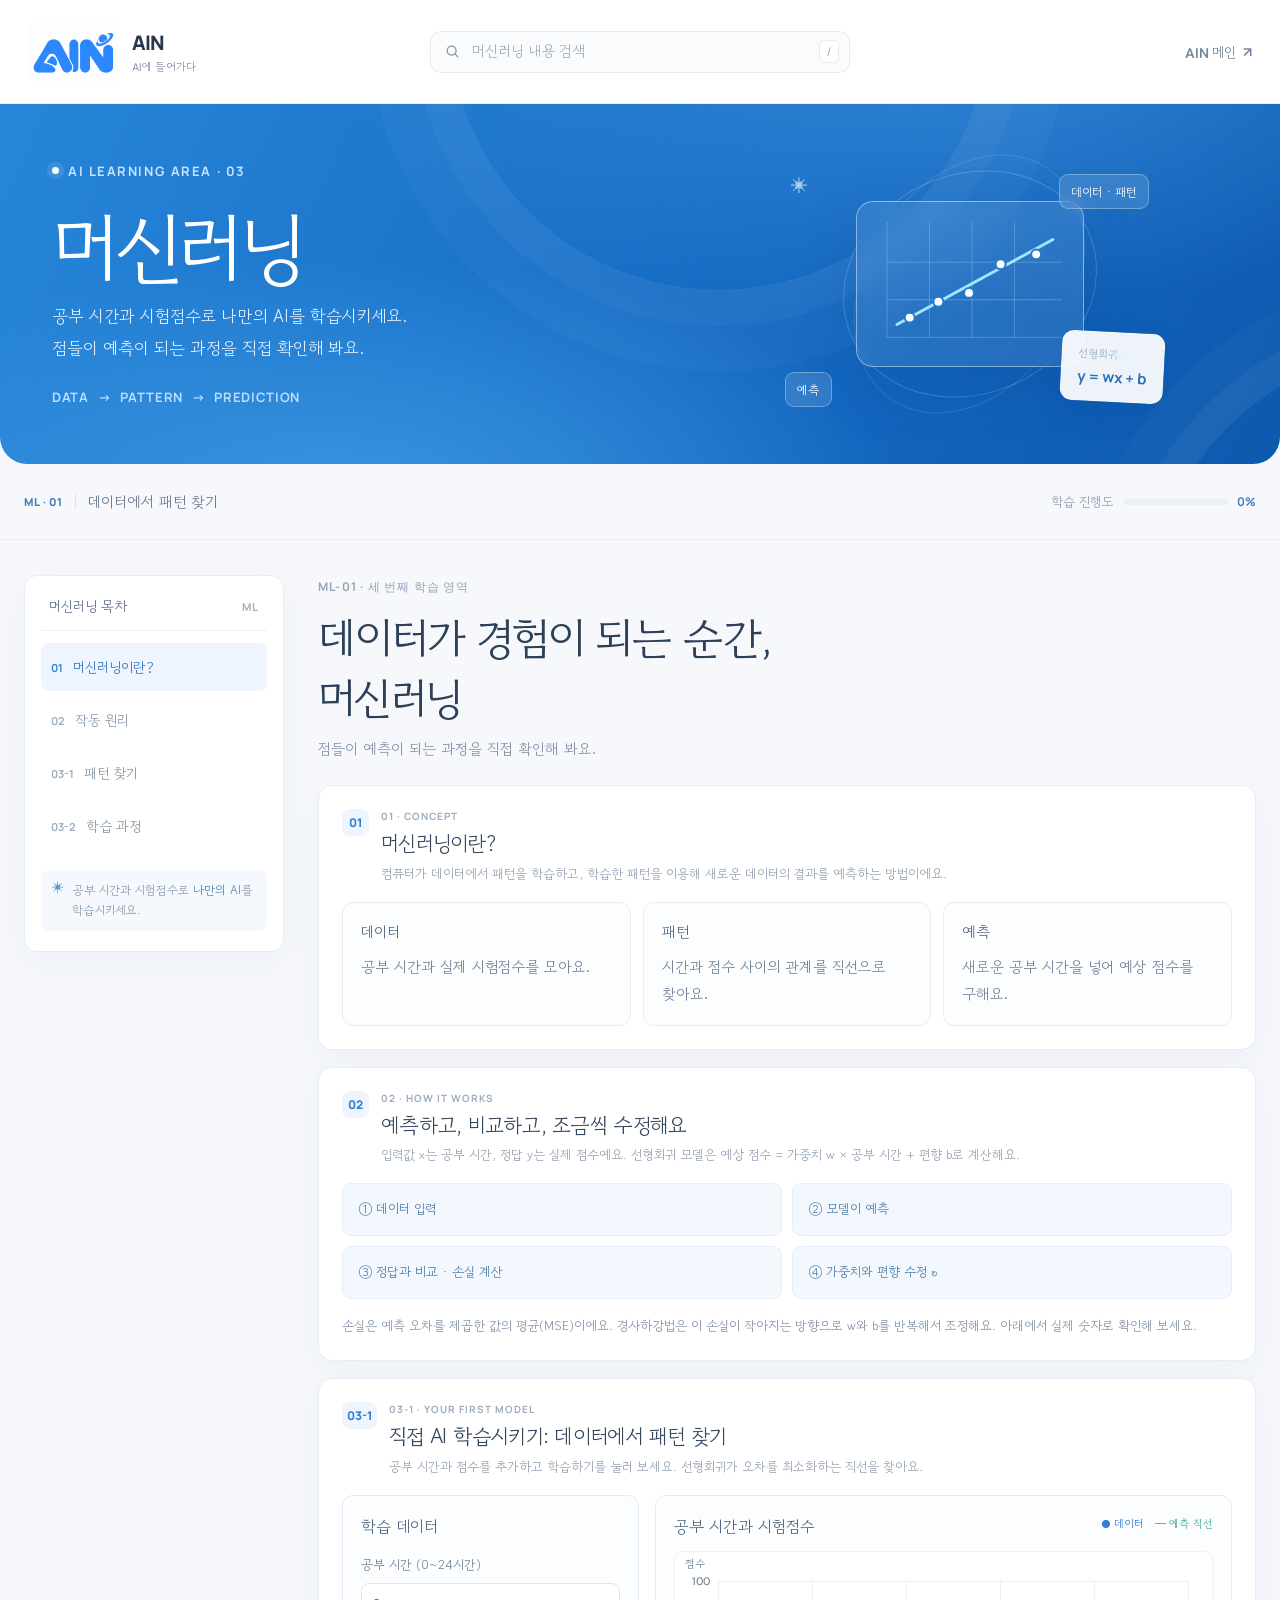
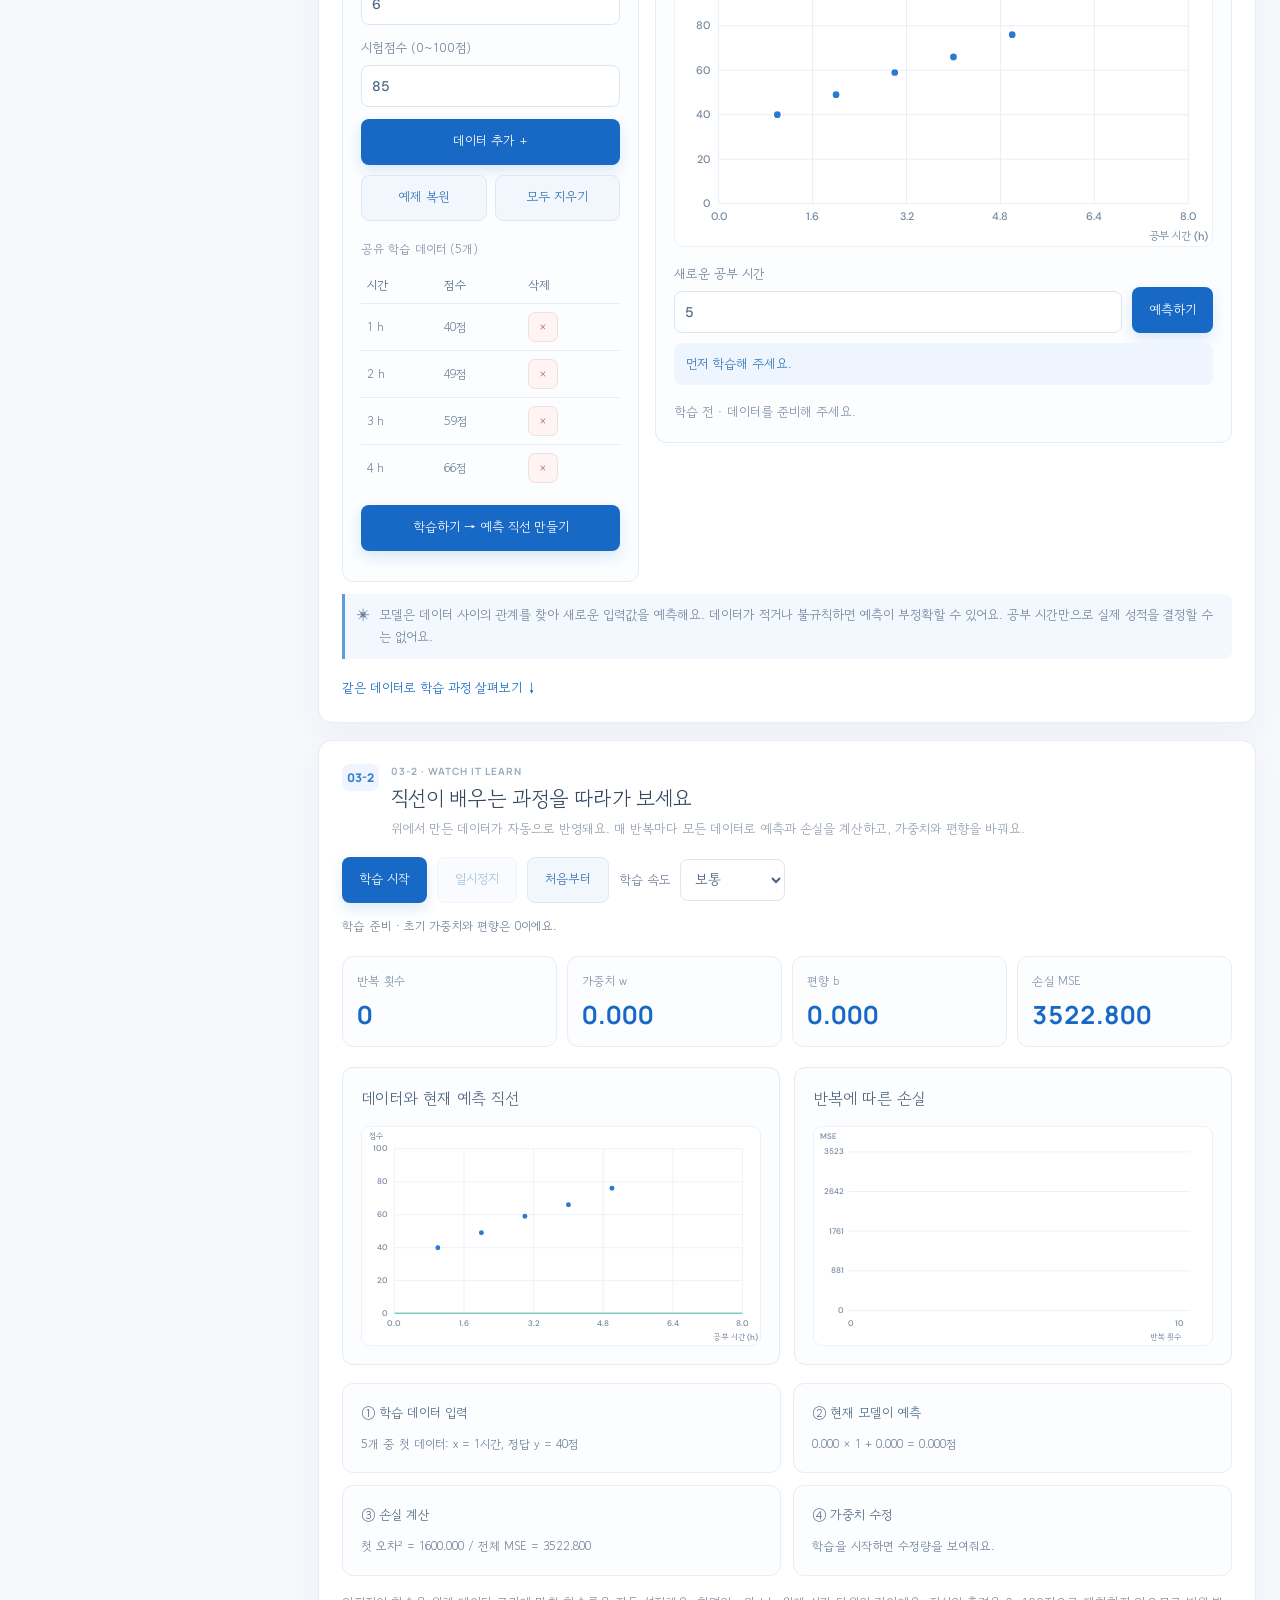
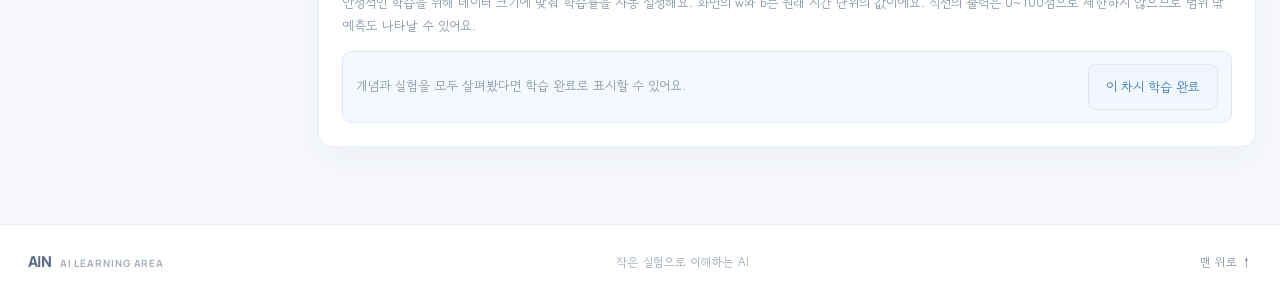
<file: machine-learning.html>
<!doctype html>
<html lang="ko" data-module="ml">
<head>
  <meta charset="UTF-8" />
  <meta name="viewport" content="width=device-width, initial-scale=1.0" />
  <meta name="theme-color" content="#1769c5" />
  <meta name="description" content="공부 시간과 시험점수로 머신러닝의 패턴, 예측, 학습 과정을 직접 확인하는 학습 공간입니다." />
  <title>머신러닝 | AIN</title>
  <link rel="preconnect" href="https://fonts.googleapis.com" />
  <link rel="preconnect" href="https://fonts.gstatic.com" crossorigin />
  <link href="https://fonts.googleapis.com/css2?family=DM+Sans:wght@400;500;600;700;800&family=Gowun+Dodum&family=Manrope:wght@400;500;600;700;800&display=swap" rel="stylesheet" />
  <link rel="stylesheet" href="./styles.css?v=ml-layout-20261027" />
  <link rel="stylesheet" href="./machine-learning.css?v=ml-layout-20261027" />
</head>
<body>
  <div class="learning-app" id="top">
    <header class="topbar">
      <a class="brand" href="https://yea-kasane-teto.github.io/AIN-main/" aria-label="AIN 메인 화면으로 이동"><img class="brand-logo" src="./파란색%20AIN%20스타일%20로고.png" alt="AIN 로고" width="90" height="58" /><span class="brand-copy"><strong>AIN</strong><small>AI에 들어가다</small></span></a>
      <label class="search-wrap" for="Search-bar">
        <svg viewBox="0 0 24 24" aria-hidden="true"><circle cx="10.8" cy="10.8" r="6.3"></circle><path d="m15.4 15.4 4.2 4.2"></path></svg>
        <input id="Search-bar" type="search" placeholder="머신러닝 내용 검색" aria-label="머신러닝 내용 검색" autocomplete="off" /><kbd>/</kbd>
      </label>
      <a class="home-link" href="https://yea-kasane-teto.github.io/AIN-main/" aria-label="AIN 메인 화면으로 이동">AIN 메인 <span aria-hidden="true">↗</span></a>
    </header>
    <main>
      <section class="course-hero" aria-labelledby="courseTitle">
        <div class="course-hero-copy">
          <div class="hero-eyebrow"><span></span> AI LEARNING AREA · 03</div>
          <h1 id="courseTitle">머신러닝</h1>
          <p>공부 시간과 시험점수로 나만의 AI를 학습시키세요.<br class="desktop-break" /> 점들이 예측이 되는 과정을 직접 확인해 봐요.</p>
          <div class="hero-tags" aria-label="학습 주제"><span>DATA</span><span aria-hidden="true">→</span><span>PATTERN</span><span aria-hidden="true">→</span><span>PREDICTION</span></div>
        </div>
        <div class="math-illustration" aria-hidden="true">
          <div class="math-orbit orbit-one"></div><div class="math-orbit orbit-two"></div>
          <div class="math-grid ml-hero-grid"><svg viewBox="0 0 228 166" focusable="false"><path class="ml-hero-axes" d="M30 20V137H207M30 99H207M30 61H207M73 20V137M116 20V137M159 20V137"/><path class="ml-hero-trend" d="M40 124L198 38"/><g class="ml-hero-points"><circle cx="53" cy="117" r="5"/><circle cx="82" cy="101" r="5"/><circle cx="113" cy="92" r="5"/><circle cx="145" cy="63" r="5"/><circle cx="181" cy="53" r="5"/></g></svg></div>
          <div class="formula-tile"><small>선형회귀</small><strong>y = wx + b</strong></div>
          <span class="hero-float float-top">데이터 · 패턴</span><span class="hero-float float-bottom">예측</span>
          <span class="hero-sparkle sparkle-one">✳</span><span class="hero-sparkle sparkle-two">✦</span>
        </div>
      </section>
      <div class="course-overview">
        <div class="overview-title"><span class="unit-code">ML · 01</span><span class="overview-divider"></span><span>데이터에서 패턴 찾기</span></div>
        <div class="progress-summary"><span id="progressLabel">학습 진행도</span><div class="progress-track" id="progressTrack" role="progressbar" aria-label="머신러닝 학습 진행도" aria-valuemin="0" aria-valuemax="100" aria-valuenow="0"><span id="progressFill"></span></div><strong id="progressPercent">0%</strong></div>
      </div>
      <div class="course-layout">
        <aside class="course-sidebar" aria-label="머신러닝 목차">
          <div class="sidebar-heading"><span>머신러닝 목차</span><small>ML</small></div>
          <nav class="lesson-nav" id="lessonNavigation">
            <a href="#intro" data-nav-section="intro"><span class="nav-number">01</span><span>머신러닝이란?</span></a>
            <a href="#principle" data-nav-section="principle"><span class="nav-number">02</span><span>작동 원리</span></a>
            <a href="#patterns" data-nav-section="patterns"><span class="nav-number">03-1</span><span>패턴 찾기</span></a>
            <a href="#training" data-nav-section="training"><span class="nav-number">03-2</span><span>학습 과정</span></a>
          </nav>
          <div class="sidebar-note"><span class="note-icon" aria-hidden="true">✳</span><p>공부 시간과 시험점수로 <strong>나만의 AI</strong>를 학습시키세요.</p></div>
        </aside>
        <article class="lesson-content" id="lessonContent">
          <header class="lesson-heading"><span class="eyebrow">ML-01 · 세 번째 학습 영역</span><h2>데이터가 경험이 되는 순간,<br class="desktop-break" /> 머신러닝</h2><p>점들이 예측이 되는 과정을 직접 확인해 봐요.</p></header>
          <section class="lesson-section" id="intro" data-searchable aria-labelledby="introTitle">
            <div class="section-title-row"><span class="section-index">01</span><div><span class="card-kicker">01 · CONCEPT</span><h3 id="introTitle">머신러닝이란?</h3><p>컴퓨터가 <strong>데이터에서 패턴을 학습</strong>하고, 학습한 패턴을 이용해 새로운 데이터의 결과를 예측하는 방법이에요.</p></div></div>
            <div class="ml-cards"><article class="concept-card"><strong class="ml-card-title">데이터</strong><p>공부 시간과 실제 시험점수를 모아요.</p></article><article class="concept-card"><strong class="ml-card-title">패턴</strong><p>시간과 점수 사이의 관계를 직선으로 찾아요.</p></article><article class="concept-card"><strong class="ml-card-title">예측</strong><p>새로운 공부 시간을 넣어 예상 점수를 구해요.</p></article></div>
          </section>
          <section class="lesson-section" id="principle" data-searchable aria-labelledby="principleTitle">
            <div class="section-title-row"><span class="section-index">02</span><div><span class="card-kicker">02 · HOW IT WORKS</span><h3 id="principleTitle">예측하고, 비교하고, 조금씩 수정해요</h3><p>입력값 x는 공부 시간, 정답 y는 실제 점수예요. 선형회귀 모델은 <strong>예상 점수 = 가중치 w × 공부 시간 + 편향 b</strong>로 계산해요.</p></div></div>
            <div class="ml-flow"><span>① 데이터 입력</span><span>② 모델이 예측</span><span>③ 정답과 비교 · 손실 계산</span><span>④ 가중치와 편향 수정 ↻</span></div><p class="ml-note">손실은 예측 오차를 제곱한 값의 평균(MSE)이에요. 경사하강법은 이 손실이 작아지는 방향으로 w와 b를 반복해서 조정해요. 아래에서 실제 숫자로 확인해 보세요.</p>
          </section>
          <section class="lesson-section" id="patterns" data-searchable aria-labelledby="patternsTitle">
            <div class="section-title-row"><span class="section-index">03-1</span><div><span class="card-kicker">03-1 · YOUR FIRST MODEL</span><h3 id="patternsTitle">직접 AI 학습시키기: 데이터에서 패턴 찾기</h3><p>공부 시간과 점수를 추가하고 <strong>학습하기</strong>를 눌러 보세요. 선형회귀가 오차를 최소화하는 직선을 찾아요.</p></div></div>
            <div class="ml-lab"><div class="ml-panel ml-controls"><h4>학습 데이터</h4><form id="dataForm"><label>공부 시간 (0~24시간)<input id="hours" type="number" min="0" max="24" step="any" value="6" required></label><label>시험점수 (0~100점)<input id="score" type="number" min="0" max="100" step="any" value="85" required></label><button class="button button-primary">데이터 추가 +</button></form><div class="ml-secondary"><button class="button button-secondary" id="example" type="button">예제 복원</button><button class="button button-secondary" id="clear" type="button">모두 지우기</button></div><div class="ml-table-wrap"><table><caption>공유 학습 데이터 <span id="count"></span></caption><thead><tr><th>시간</th><th>점수</th><th>삭제</th></tr></thead><tbody id="dataRows"></tbody></table></div><button class="button button-primary" id="fit" type="button">학습하기 → 예측 직선 만들기</button><p id="dataMessage" role="status"></p></div>
<div class="ml-panel ml-visual-panel"><div class="ml-graph-head"><h4>공부 시간과 시험점수</h4><span>● 데이터 <em>━ 예측 직선</em></span></div><svg class="ml-chart" id="patternGraph" viewBox="0 0 640 350" role="img" aria-label="공부 시간과 점수 데이터 및 학습한 예측 직선"></svg><form id="predictForm" class="ml-prediction"><label>새로운 공부 시간<input id="predictHours" type="number" min="0" max="24" step="any" value="5" required></label><button class="button button-primary">예측하기</button><output id="prediction" aria-live="polite">먼저 학습해 주세요.</output></form><p id="fitFormula" class="ml-note">학습 전 · 데이터를 준비해 주세요.</p></div></div>
<div class="callout"><span aria-hidden="true">✳</span><span>모델은 데이터 사이의 관계를 찾아 새로운 입력값을 예측해요. 데이터가 적거나 불규칙하면 예측이 부정확할 수 있어요. 공부 시간만으로 실제 성적을 결정할 수는 없어요.</span></div><a class="ml-next" href="#training">같은 데이터로 학습 과정 살펴보기 ↓</a>
          </section>
          <section class="lesson-section" id="training" data-searchable aria-labelledby="trainingTitle">
            <div class="section-title-row"><span class="section-index">03-2</span><div><span class="card-kicker">03-2 · WATCH IT LEARN</span><h3 id="trainingTitle">직선이 배우는 과정을 따라가 보세요</h3><p>위에서 만든 데이터가 자동으로 반영돼요. 매 반복마다 모든 데이터로 예측과 손실을 계산하고, 가중치와 편향을 바꿔요.</p></div></div>
            <div class="ml-toolbar"><button class="button button-primary" id="start">학습 시작</button><button class="button button-secondary" id="pause" disabled>일시정지</button><button class="button button-secondary" id="reset">처음부터</button><label>학습 속도 <select id="speed"><option value="250">천천히</option><option value="70" selected>보통</option><option value="16">빠르게</option></select></label></div><p id="trainingStatus" role="status">학습 준비 · 초기 가중치와 편향은 0이에요.</p>
<div class="ml-metrics"><article class="concept-card">반복 횟수<strong id="epoch">0</strong></article><article class="concept-card">가중치 w<strong id="weight">0</strong></article><article class="concept-card">편향 b<strong id="bias">0</strong></article><article class="concept-card">손실 MSE<strong id="loss">—</strong></article></div>
<div class="ml-charts"><article class="ml-panel"><h4>데이터와 현재 예측 직선</h4><svg class="ml-chart" id="trainingGraph" viewBox="0 0 640 350" role="img" aria-label="경사하강법으로 변화하는 예측 직선과 데이터"></svg></article><article class="ml-panel"><h4>반복에 따른 손실</h4><svg class="ml-chart" id="lossGraph" viewBox="0 0 640 350" role="img" aria-label="반복 횟수에 따른 평균제곱오차"></svg></article></div>
<div class="ml-steps"><article class="concept-card"><strong class="ml-card-title">① 학습 데이터 입력</strong><p id="stepData"></p></article><article class="concept-card"><strong class="ml-card-title">② 현재 모델이 예측</strong><p id="stepPredict"></p></article><article class="concept-card"><strong class="ml-card-title">③ 손실 계산</strong><p id="stepLoss"></p></article><article class="concept-card"><strong class="ml-card-title">④ 가중치 수정</strong><p id="stepUpdate"></p></article></div><p class="ml-note">안정적인 학습을 위해 데이터 크기에 맞춰 학습률을 자동 설정해요. 화면의 w와 b는 원래 시간 단위의 값이에요. 직선의 출력은 0~100점으로 제한하지 않으므로 범위 밖 예측도 나타날 수 있어요.</p>
<div class="completion-row"><p>개념과 실험을 모두 살펴봤다면 학습 완료로 표시할 수 있어요.</p><button class="button button-secondary" id="completeLesson" type="button" aria-pressed="false">이 차시 학습 완료</button></div>
          </section>
        </article>
      </div>
      <div class="search-empty" id="searchEmpty" hidden><strong>검색 결과가 없어요.</strong><span>다른 단어로 다시 찾아보세요.</span></div>
    </main>
    <footer class="site-footer"><a class="footer-brand" href="#top">AIN <span>AI LEARNING AREA</span></a><span>작은 실험으로 이해하는 AI</span><a class="back-to-top" href="#top">맨 위로 ↑</a></footer>
  </div>
  <script src="./machine-learning.js"></script>
  <script src="./machine-learning-ui.js?v=ml-layout-20261027"></script>
</body>
</html>
</file>
<file: styles.css>
:root {
  font-family: 'DM Sans', 'Gowun Dodum', sans-serif;
  color: #202b3d;
  background: #f6f8fc;
  font-synthesis: none;
  text-rendering: optimizeLegibility;
  -webkit-font-smoothing: antialiased;
  --blue: #1769c5;
  --blue-bright: #3485e8;
  --ink: #202b3d;
  --muted: #7f8da2;
  --line: #e7edf5;
  --soft-blue: #eef5ff;
  --shadow: 0 12px 34px #233d5c0b;
}
* { box-sizing: border-box; }
html { scroll-behavior: smooth; scroll-padding-top: 116px; }
body { min-width: 320px; min-height: 100vh; margin: 0; }
button, input { font: inherit; }
button, a { -webkit-tap-highlight-color: transparent; }
a { color: inherit; text-decoration: none; }
button:focus-visible, a:focus-visible, input:focus-visible { outline: 3px solid #80b6ff; outline-offset: 3px; }
[hidden] { display: none !important; }
.learning-app { min-height: 100vh; }
.topbar { position: sticky; z-index: 10; top: 0; height: 104px; display: grid; grid-template-columns: 1fr minmax(260px, 420px) 1fr; align-items: center; gap: 26px; padding: 0 max(28px, calc((100vw - 1360px) / 2)); border-bottom: 1px solid #e9eef5; background: #ffffffed; backdrop-filter: blur(14px); }
.brand { width: fit-content; display: flex; align-items: center; gap: 14px; }
.brand-logo { width: 90px; height: 58px; flex: 0 0 90px; display: block; object-fit: cover; object-position: center; }
.brand-copy { display: grid; gap: 2px; }
.brand-copy strong { color: #27374e; font: 800 20px Manrope, sans-serif; letter-spacing: -.06em; }
.brand-copy small { color: #8491a4; font-size: 11px; }
.search-wrap { height: 42px; display: flex; align-items: center; gap: 9px; padding: 0 10px 0 13px; border: 1px solid #e6ecf4; border-radius: 11px; background: #f9fbfd; color: #8393a8; transition: border .18s, box-shadow .18s; }
.search-wrap:focus-within { border-color: #9fc7f7; box-shadow: 0 0 0 3px #3485e812; }
.search-wrap svg { width: 17px; height: 17px; flex: 0 0 17px; fill: none; stroke: currentColor; stroke-linecap: round; stroke-width: 1.8; }
.search-wrap input { width: 100%; min-width: 0; border: 0; outline: 0; background: transparent; color: var(--ink); font-size: 12px; }
.search-wrap input:focus-visible { outline: 0; }
.search-wrap input::placeholder { color: #a0adbd; }
.search-wrap kbd { flex: 0 0 auto; padding: 4px 7px; border: 1px solid #e6ebf2; border-radius: 5px; background: #fff; color: #a1adbc; font: 500 10px 'DM Sans', sans-serif; }
.home-link { justify-self: end; display: inline-flex; align-items: center; gap: 7px; color: #74849a; font-size: 11px; font-weight: 600; transition: color .16s; }
.home-link:hover { color: var(--blue); }

.course-hero { position: relative; min-height: 360px; display: grid; grid-template-columns: minmax(0, 1.1fr) minmax(340px, .9fr); align-items: center; gap: 28px; overflow: hidden; padding: 49px max(52px, calc((100vw - 1240px) / 2)); border-radius: 0 0 27px 27px; background: radial-gradient(ellipse at 27% 110%, #3b95e0 0, transparent 43%), radial-gradient(ellipse at 74% -23%, #3286d5 0, transparent 47%), linear-gradient(115deg, #2786d9, #1265be 69%, #0d59ae); color: #fff; }
.course-hero::before, .course-hero::after { position: absolute; width: 540px; height: 540px; border: 1px solid #ffffff17; border-radius: 50%; content: ''; pointer-events: none; }
.course-hero::before { top: -355px; left: 35%; box-shadow: 0 0 0 35px #ffffff08, 0 0 0 80px #ffffff07; }
.course-hero::after { right: -410px; bottom: -425px; box-shadow: 0 0 0 30px #ffffff09, 0 0 0 67px #ffffff07; }
.course-hero-copy { position: relative; z-index: 1; max-width: 650px; }
.hero-eyebrow { display: flex; align-items: center; gap: 9px; color: #c7e3ff; font: 700 10px Manrope, sans-serif; letter-spacing: .12em; }
.hero-eyebrow > span { width: 7px; height: 7px; border-radius: 50%; background: #fff; box-shadow: 0 0 0 5px #ffffff1b; }
.course-hero h1 { margin: 26px 0 12px; font: 700 clamp(52px, 6.2vw, 78px) 'Gowun Dodum', sans-serif; letter-spacing: -.07em; line-height: 1.05; }
.course-hero p { margin: 0; color: #e0efff; font: 400 15px/1.9 'Gowun Dodum', sans-serif; word-break: keep-all; }
.hero-tags { display: flex; align-items: center; gap: 9px; margin-top: 24px; color: #bbddff; font: 700 10px Manrope, sans-serif; letter-spacing: .05em; }
.math-illustration { position: relative; justify-self: center; width: min(100%, 390px); height: 255px; display: grid; place-items: center; isolation: isolate; }
.math-orbit { position: absolute; z-index: -1; width: 260px; height: 220px; border: 1px solid #ffffff31; border-radius: 50%; }
.orbit-one { transform: rotate(-24deg); }
.orbit-two { width: 205px; height: 280px; transform: rotate(34deg); border-color: #ffffff20; }
.math-grid { position: relative; width: 228px; height: 166px; border: 1px solid #ffffff70; border-radius: 17px; background: #ffffff16; box-shadow: 0 20px 55px #003f812b; backdrop-filter: blur(8px); }
.grid-axis { position: absolute; background: #ffffff7c; }
.axis-x { top: 111px; left: 23px; width: 179px; height: 1px; }
.axis-y { top: 16px; left: 77px; width: 1px; height: 132px; }
.grid-vector { position: absolute; z-index: 1; width: 93px; height: 3px; transform-origin: left center; border-radius: 4px; }
.vector-one { top: 111px; left: 77px; transform: rotate(-43deg); background: #fff; }
.vector-two { top: 111px; left: 77px; width: 120px; transform: rotate(-12deg); background: #9de4ff; }
.grid-vector::after { position: absolute; top: -4px; right: -1px; width: 0; height: 0; border-top: 5px solid transparent; border-bottom: 5px solid transparent; border-left: 8px solid #fff; content: ''; }
.vector-two::after { border-left-color: #9de4ff; }
.grid-point { position: absolute; z-index: 2; width: 9px; height: 9px; border: 2px solid #1265be; border-radius: 50%; background: #fff; box-shadow: 0 0 0 4px #ffffff24; }
.point-one { top: 43px; left: 139px; }
.point-two { top: 99px; left: 191px; border-color: #3286d5; background: #9de4ff; }
.grid-label { position: absolute; color: #d5ecff; font: 700 10px Manrope, sans-serif; }
.label-x { right: 13px; top: 116px; }
.label-y { top: 8px; left: 70px; }
.formula-tile { position: absolute; right: 1px; bottom: 10px; display: grid; gap: 5px; padding: 13px 16px; border: 1px solid #ffffff52; border-radius: 12px; background: #ffffffed; box-shadow: 0 12px 28px #003f8125; color: #2e6fb5; transform: rotate(3deg); }
.formula-tile small { color: #91a4ba; font: 600 8px 'Gowun Dodum', sans-serif; }
.formula-tile strong { font: 700 15px Manrope, sans-serif; }
.hero-float { position: absolute; padding: 8px 11px; border: 1px solid #ffffff4d; border-radius: 9px; background: #ffffff20; color: #fff; font: 600 9px 'Gowun Dodum', sans-serif; backdrop-filter: blur(8px); }
.float-top { top: 17px; right: 16px; }
.float-bottom { bottom: 5px; left: 10px; }
.hero-sparkle { position: absolute; color: #e2f2ffb8; }
.sparkle-one { top: 18px; left: 16px; font-size: 17px; }
.sparkle-two { right: 37px; bottom: 46px; font-size: 15px; }

.course-overview { max-width: 1280px; min-height: 76px; display: flex; align-items: center; justify-content: space-between; gap: 22px; margin: 0 auto; padding: 0 24px; border-bottom: 1px solid #e9eef5; }
.overview-title { display: flex; align-items: center; gap: 12px; color: #667990; font: 600 11px 'Gowun Dodum', sans-serif; }
.unit-code { color: #3f80bd; font: 800 9px Manrope, sans-serif; letter-spacing: .08em; }
.overview-divider { width: 1px; height: 15px; background: #dce4ee; }
.progress-summary { display: flex; align-items: center; gap: 9px; color: #8b9bae; font: 400 9px 'Gowun Dodum', sans-serif; }
.progress-track { width: 105px; height: 6px; overflow: hidden; border-radius: 999px; background: #eaf0f7; }
.progress-track span { width: 0; height: 100%; display: block; border-radius: inherit; background: linear-gradient(90deg, #368be1, #62b4e9); transition: width .3s ease; }
.progress-summary strong { color: #4a7fb4; font: 700 9px Manrope, sans-serif; }

.course-layout { max-width: 1280px; display: grid; grid-template-columns: 220px minmax(0, 1fr); align-items: start; gap: 30px; margin: 0 auto; padding: 35px 24px 60px; }
.course-sidebar { position: sticky; top: 116px; padding: 17px 13px; border: 1px solid #e6edf5; border-radius: 13px; background: #fff; box-shadow: var(--shadow); }
.sidebar-heading { display: flex; align-items: center; justify-content: space-between; gap: 8px; padding: 0 8px 13px; border-bottom: 1px solid #edf1f6; color: #5c7089; font: 700 10px 'Gowun Dodum', sans-serif; }
.sidebar-heading small { color: #a0afc0; font: 700 8px Manrope, sans-serif; letter-spacing: .08em; }
.lesson-nav { display: grid; gap: 4px; padding: 10px 0; }
.lesson-nav a { min-height: 38px; display: flex; align-items: center; gap: 9px; padding: 7px 8px; border-radius: 8px; color: #8594a7; font: 500 9px 'Gowun Dodum', sans-serif; transition: background .16s, color .16s; }
.lesson-nav a:hover, .lesson-nav a.is-active { background: #eef5ff; color: #2e76bd; }
.nav-number { color: #9fb0c2; font: 700 8px Manrope, sans-serif; }
.lesson-nav a.is-active .nav-number { color: #3986cb; }
.sidebar-note { display: flex; gap: 8px; margin-top: 8px; padding: 10px 9px; border-radius: 8px; background: #f5f9fe; }
.note-icon { flex: 0 0 auto; color: #5595d5; font-size: 12px; }
.sidebar-note p { margin: 0; color: #8a9aad; font: 400 8px/1.7 'Gowun Dodum', sans-serif; }
.sidebar-note strong { color: #4e82b3; }
.lesson-content { min-width: 0; }
.lesson-heading { margin: 0 0 23px; }
.eyebrow { display: inline-flex; align-items: center; gap: 8px; color: #94a6ba; font: 700 9px Manrope, sans-serif; letter-spacing: .1em; }
.lesson-heading h2 { margin: 12px 0 7px; color: #2c4058; font: 700 clamp(27px, 3vw, 37px)/1.38 'Gowun Dodum', sans-serif; letter-spacing: -.045em; word-break: keep-all; }
.lesson-heading p { margin: 0; color: #8292a6; font: 400 11px/1.8 'Gowun Dodum', sans-serif; }
.lesson-section { margin: 0 0 17px; padding: 23px; border: 1px solid #e6edf5; border-radius: 14px; background: #fff; box-shadow: var(--shadow); scroll-margin-top: 116px; }
.section-title-row { display: flex; align-items: start; gap: 12px; margin-bottom: 17px; }
.section-index { flex: 0 0 auto; display: grid; width: 27px; height: 27px; place-items: center; border-radius: 8px; background: #eef5ff; color: #347fcf; font: 800 9px Manrope, sans-serif; }
.section-title-row h3 { margin: 0; color: #33475f; font: 700 17px/1.5 'Gowun Dodum', sans-serif; letter-spacing: -.035em; }
.section-title-row p { margin: 3px 0 0; color: #94a1b1; font: 400 9px/1.7 'Gowun Dodum', sans-serif; }
.lesson-grid, .tensor-layout { display: grid; grid-template-columns: minmax(0, .92fr) minmax(0, 1.08fr); gap: 12px; }
.concept-card, .shape-card { min-width: 0; padding: 18px; border: 1px solid #e8eef5; border-radius: 11px; background: #fbfdff; }
.card-kicker { color: #9aacbf; font: 700 8px Manrope, sans-serif; letter-spacing: .1em; }
.concept-card p { margin: 13px 0; color: #718198; font: 400 10px/1.9 'Gowun Dodum', sans-serif; word-break: keep-all; }
.concept-card > p:first-of-type { margin-top: 10px; }
.concept-card strong { color: #526982; font-weight: 700; }
.concept-card .small-copy { margin-bottom: 0; color: #8b9bad; font-size: 9px; }
.concept-card em { color: #397bb8; font-style: normal; }
.formula-block { display: grid; justify-items: center; gap: 6px; margin: 14px 0; padding: 13px 10px; border: 1px solid #e5eef9; border-radius: 9px; background: linear-gradient(115deg, #f3f8ff, #fbfdff); }
.formula-block span { color: #94a5b8; font: 400 8px 'Gowun Dodum', sans-serif; }
.formula-block strong { color: #3477b7; font: 700 16px Manrope, 'Gowun Dodum', sans-serif; letter-spacing: .01em; }
.experiment-card { min-width: 0; padding: 17px; border: 1px solid #e3ebf5; border-radius: 11px; background: #fff; }
.card-heading { display: flex; align-items: center; justify-content: space-between; gap: 10px; }
.card-heading h4 { margin: 5px 0 0; color: #526880; font: 700 12px 'Gowun Dodum', sans-serif; }
.play-badge, .equation-badge { flex: 0 0 auto; padding: 6px 8px; border-radius: 6px; background: #eef5ff; color: #5c8abe; font: 700 8px Manrope, sans-serif; }
.equation-badge { background: #f3f7fc; color: #7186a0; font: 600 8px Manrope, sans-serif; letter-spacing: 0; }
.vector-inputs { display: flex; flex-wrap: wrap; gap: 7px; margin-top: 13px; }
.vector-field { min-height: 33px; display: flex; align-items: center; gap: 5px; padding: 4px 7px; border: 1px solid #e8eef5; border-radius: 7px; color: #8594a7; font: 10px Manrope, sans-serif; }
.vector-field > span:first-child { color: #60738a; font-weight: 700; }
.vector-field input { width: 33px; height: 23px; padding: 2px; border: 1px solid #e4ebf3; border-radius: 4px; background: #fcfdff; color: #48617c; font: 600 10px Manrope, sans-serif; text-align: center; }
.vector-field input::-webkit-inner-spin-button { opacity: .5; }
.field-a .field-arrow { color: #347fcf; }
.field-b .field-arrow { color: #42a98f; }
.graph-wrap { height: 142px; margin-top: 9px; overflow: hidden; border-radius: 8px; background: #f9fbfd; }
.vector-graph { width: 100%; height: 100%; display: block; }
.grid-lines { fill: none; stroke: #e5ecf4; stroke-width: 1; }
.vector-line { fill: none; stroke-width: 3; stroke-linecap: round; }
.vector-a { stroke: #347fcf; }
.vector-b { stroke: #42a98f; }
.vector-label { font: 700 11px Manrope, sans-serif; }
.label-a { fill: #347fcf; }
.label-b { fill: #42a98f; }
.result-row { display: flex; align-items: center; justify-content: center; gap: 11px; padding-top: 9px; border-top: 1px solid #edf1f6; color: #8d9bad; font: 400 9px 'Gowun Dodum', sans-serif; }
.result-row strong { margin-left: 4px; color: #3478b7; font: 700 10px Manrope, sans-serif; }
.result-divider { width: 1px; height: 12px; background: #e2e9f1; }
.shape-card { padding-top: 17px; }
.shape-list { display: grid; gap: 7px; margin-top: 12px; }
.shape-item { min-height: 42px; display: grid; grid-template-columns: 36px minmax(0, 1fr) auto; align-items: center; gap: 8px; padding: 5px 8px; border: 1px solid #eaf0f6; border-radius: 8px; background: #fff; }
.shape-visual { width: 30px; height: 28px; display: grid; place-content: center; border-radius: 6px; color: #4f80d4; }
.scalar-visual { background: #edf4ff; font: 700 12px Manrope, sans-serif; }
.vector-visual { grid-auto-flow: column; align-items: center; gap: 3px; background: #eef8f6; }
.vector-visual i { width: 5px; height: 16px; border-radius: 2px; background: #55b7a2; }
.matrix-visual, .tensor-visual { grid-template-columns: repeat(2, 7px); grid-template-rows: repeat(2, 7px); gap: 3px; background: #f2f6fd; }
.matrix-visual i, .tensor-visual i { width: 7px; height: 7px; border-radius: 2px; background: #568dc7; }
.tensor-visual { box-shadow: inset -3px 3px 0 #ffffff; }
.tensor-visual i { background: #779bdb; }
.shape-text { display: grid; gap: 3px; }
.shape-text strong { color: #5d7088; font: 700 9px 'Gowun Dodum', sans-serif; }
.shape-text small { color: #a0adbc; font: 400 8px 'Gowun Dodum', sans-serif; }
.shape-item code { color: #91a2b5; font: 8px Manrope, monospace; }
.shape-note { margin: 10px 2px 0; color: #8999ac; font: 400 8px/1.6 'Gowun Dodum', sans-serif; }
.calculus-layout { grid-template-columns: minmax(0, .82fr) minmax(0, 1.18fr); }
.descent-chart-wrap { height: 130px; margin-top: 10px; overflow: hidden; border: 1px solid #edf1f6; border-radius: 8px; background: #fff; }
.descent-chart { width: 100%; height: 100%; display: block; }
.chart-grid { fill: none; stroke: #e9eef5; stroke-width: 1; stroke-dasharray: 2 4; }
.chart-axis { fill: none; stroke: #b8c5d4; stroke-width: 1.2; }
.loss-curve { fill: none; stroke: #4389cf; stroke-width: 2.5; }
.descent-point { fill: #fff; stroke: #1769c5; stroke-width: 3; transition: cx .28s, cy .28s; }
.trail-point { fill: #55b7a2; stroke: #fff; stroke-width: 2; }
.axis-label { fill: #99a9bb; font: 9px 'Gowun Dodum', sans-serif; }
.slider-row { display: grid; gap: 5px; margin: 9px 2px 0; }
.slider-row label { display: flex; justify-content: space-between; color: #8797aa; font: 400 9px 'Gowun Dodum', sans-serif; }
.slider-row output { color: #4f78a3; font: 600 9px Manrope, sans-serif; }
.slider-row input { width: 100%; height: 4px; margin: 3px 0; accent-color: var(--blue); cursor: pointer; }
.descent-bottom { display: flex; align-items: center; justify-content: space-between; gap: 10px; margin-top: 10px; }
.descent-bottom p { margin: 0; color: #8393a6; font: 400 8px/1.6 'Gowun Dodum', sans-serif; }
.button { min-height: 39px; display: inline-flex; align-items: center; justify-content: center; gap: 10px; padding: 0 13px; border: 0; border-radius: 8px; cursor: pointer; font: 700 9px 'Gowun Dodum', sans-serif; transition: background .16s, transform .16s, box-shadow .16s; }
.button:hover { transform: translateY(-1px); }
.button-primary { color: #fff; background: var(--blue); box-shadow: 0 6px 14px #1769c524; }
.button-primary:hover { background: #0c5bb5; box-shadow: 0 8px 18px #1769c52b; }
.button-primary:disabled { opacity: .55; cursor: not-allowed; transform: none; }
.button-secondary { border: 1px solid #dce8f6; background: #f2f7fd; color: #3476b5; }
.step-button span { font-size: 12px; }
.definition-grid { display: grid; grid-template-columns: repeat(2, minmax(0, 1fr)); gap: 10px; }
.definition-card { min-width: 0; padding: 16px; border: 1px solid #e8eef5; border-radius: 10px; background: #fbfdff; }
.probability-card:nth-child(2) { background: #f7fbff; }
.concept-label { display: flex; align-items: center; gap: 9px; margin-bottom: 10px; }
.concept-label strong, .concept-label small { display: block; }
.concept-label strong { color: #496986; font: 700 11px 'Gowun Dodum', sans-serif; }
.concept-label small { margin-top: 3px; color: #99a8b8; font: 400 8px 'Gowun Dodum', sans-serif; }
.probability-icon { width: 32px; height: 32px; flex: 0 0 32px; display: grid; place-items: center; border-radius: 9px; background: #eaf3ff; color: #347fcf; font: 700 15px Manrope, sans-serif; }
.stat-icon { background: #eaf7f3; color: #42a98f; }
.probability-card p { margin: 0 0 10px; color: #8191a5; font: 400 9px/1.8 'Gowun Dodum', sans-serif; word-break: keep-all; }
.formula-inline { display: inline-block; padding: 6px 8px; border-radius: 6px; background: #eef5fc; color: #4c7ba7; font: 600 8px Manrope, 'Gowun Dodum', sans-serif; }
.callout { display: flex; gap: 9px; margin-top: 12px; padding: 10px 12px; border-left: 3px solid #5d9ce0; border-radius: 0 8px 8px 0; background: #f3f8fe; color: #72869d; font: 400 9px/1.75 'Gowun Dodum', sans-serif; }
.callout strong { color: #3978b8; }
.quiz-list { display: grid; gap: 9px; }
.quiz-question { min-width: 0; margin: 0; padding: 13px; border: 1px solid #e8edf4; border-radius: 9px; background: #fcfdff; }
.quiz-question legend { padding: 0 3px; color: #566c84; font: 700 10px/1.6 'Gowun Dodum', sans-serif; }
.quiz-option { display: inline-flex; align-items: center; gap: 6px; margin: 8px 13px 0 0; color: #8190a3; font: 400 9px 'Gowun Dodum', sans-serif; cursor: pointer; }
.quiz-option input { margin: 0; accent-color: #347fcf; }
.quiz-feedback { display: none; margin: 9px 0 0; padding: 7px 8px; border-radius: 6px; color: #71859c; font: 400 8px/1.6 'Gowun Dodum', sans-serif; }
.quiz-question.is-correct .quiz-feedback, .quiz-question.is-incorrect .quiz-feedback { display: block; }
.quiz-question.is-correct .quiz-feedback { background: #eef8f2; color: #478464; }
.quiz-question.is-incorrect .quiz-feedback { background: #fff5ed; color: #a7764c; }
.quiz-actions { display: flex; flex-wrap: wrap; align-items: center; gap: 10px; margin-top: 12px; }
.quiz-result { color: #69809a; font: 600 9px 'Gowun Dodum', sans-serif; }
.completion-row { display: flex; align-items: center; justify-content: space-between; gap: 15px; margin-top: 13px; padding: 12px 13px; border: 1px solid #dceaf9; border-radius: 9px; background: #f5f9ff; }
.completion-row p { margin: 0; color: #8393a7; font: 400 9px/1.6 'Gowun Dodum', sans-serif; }
.search-empty { max-width: 850px; margin: -35px auto 45px; padding: 20px; color: #91a0b2; text-align: center; }
.search-empty strong, .search-empty span { display: block; }
.search-empty strong { margin-bottom: 5px; color: #687d95; font: 700 13px 'Gowun Dodum', sans-serif; }
.search-empty span { font: 400 10px 'Gowun Dodum', sans-serif; }
.site-footer { min-height: 75px; display: flex; align-items: center; justify-content: space-between; gap: 15px; padding: 16px max(28px, calc((100vw - 1240px) / 2)); border-top: 1px solid #e7edf5; background: #fff; color: #9aa7b6; font: 400 9px 'Gowun Dodum', sans-serif; }
.footer-brand { display: flex; align-items: baseline; gap: 9px; color: #596e88; font: 800 13px Manrope, sans-serif; letter-spacing: -.05em; }
.footer-brand span { color: #a3afbc; font: 700 8px Manrope, sans-serif; letter-spacing: .09em; }
.back-to-top { color: #7d8ba0; }
.back-to-top:hover { color: var(--blue); }

@media (max-width: 1000px) {
  .topbar { grid-template-columns: 1fr minmax(210px, 330px) auto; gap: 16px; padding: 0 24px; }
  .course-hero { grid-template-columns: minmax(0, 1fr) minmax(280px, .8fr); padding-right: 42px; padding-left: 42px; }
  .course-layout { grid-template-columns: 190px minmax(0, 1fr); gap: 22px; padding-right: 22px; padding-left: 22px; }
  .course-sidebar { padding: 14px 10px; }
  .lesson-nav a { font-size: 8px; }
  .lesson-section { padding: 19px; }
  .concept-card, .shape-card, .experiment-card { padding: 15px; }
  .calculus-layout { grid-template-columns: minmax(0, .8fr) minmax(0, 1.2fr); }
}
@media (max-width: 720px) {
  .topbar { height: 82px; grid-template-columns: auto minmax(0, 1fr) auto; gap: 12px; padding: 0 16px; }
  .brand { gap: 12px; }
  .brand-logo { width: 90px; height: 58px; flex-basis: 90px; }
  .search-wrap { height: 37px; gap: 7px; padding: 0 8px; }
  .search-wrap svg { width: 15px; height: 15px; flex-basis: 15px; }
  .search-wrap input { font-size: 10px; }
  .search-wrap kbd { display: none; }
  .home-link { font-size: 0; }
  .home-link span { font-size: 15px; }
  .course-hero { min-height: 380px; display: block; padding: 38px 28px 190px; border-radius: 0 0 20px 20px; }
  .course-hero h1 { margin: 21px 0 10px; font-size: 54px; }
  .course-hero p { font-size: 12px; line-height: 1.85; }
  .hero-tags { flex-wrap: wrap; gap: 6px; margin-top: 17px; font-size: 8px; }
  .desktop-break { display: none; }
  .math-illustration { position: absolute; right: 10px; bottom: -5px; width: 285px; height: 190px; transform: scale(.82); transform-origin: bottom right; }
  .math-grid { transform: scale(.83); }
  .formula-tile { right: 5px; bottom: 15px; }
  .course-overview { min-height: 65px; gap: 9px; margin: 0 16px; padding: 0; }
  .overview-title { gap: 8px; font-size: 9px; }
  .unit-code { font-size: 8px; }
  .progress-summary { gap: 6px; font-size: 8px; }
  .progress-track { width: 58px; }
  .progress-summary strong { font-size: 8px; }
  .course-layout { display: block; margin: 0 16px; padding: 23px 0 42px; }
  .course-sidebar { position: static; margin-bottom: 22px; padding: 12px; }
  .sidebar-heading { padding: 0 5px 10px; }
  .lesson-nav { grid-template-columns: 1fr 1fr; gap: 3px; padding: 8px 0 3px; }
  .lesson-nav a { min-height: 34px; gap: 6px; padding: 5px; font-size: 8px; }
  .nav-number { font-size: 7px; }
  .sidebar-note { margin-top: 7px; padding: 8px; }
  .sidebar-note p { font-size: 8px; }
  .lesson-heading { margin-bottom: 18px; }
  .lesson-heading h2 { margin: 9px 0 6px; font-size: 26px; }
  .lesson-heading p { font-size: 9px; }
  .lesson-section { margin-bottom: 12px; padding: 16px 13px; border-radius: 11px; scroll-margin-top: 94px; }
  .section-title-row { gap: 9px; margin-bottom: 13px; }
  .section-index { width: 24px; height: 24px; }
  .section-title-row h3 { font-size: 13px; }
  .section-title-row p { font-size: 8px; }
  .lesson-grid, .tensor-layout, .calculus-layout { grid-template-columns: 1fr; gap: 9px; }
  .concept-card, .shape-card, .experiment-card { padding: 13px; }
  .concept-card p { font-size: 9px; }
  .concept-card .small-copy { font-size: 8px; }
  .formula-block { padding: 11px 8px; }
  .formula-block strong { font-size: 14px; }
  .graph-wrap { height: 132px; }
  .shape-item { grid-template-columns: 34px minmax(0, 1fr) auto; gap: 6px; padding: 5px; }
  .shape-item code { font-size: 7px; }
  .descent-chart-wrap { height: 120px; }
  .descent-bottom { align-items: end; }
  .descent-bottom p { max-width: 135px; }
  .step-button { padding: 0 9px; font-size: 8px; }
  .definition-grid { grid-template-columns: 1fr; gap: 8px; }
  .definition-card { padding: 13px; }
  .probability-card p { font-size: 8px; }
  .quiz-question { padding: 10px; }
  .quiz-question legend { font-size: 9px; }
  .quiz-option { margin-right: 8px; font-size: 8px; }
  .completion-row { align-items: start; flex-direction: column; gap: 10px; }
  .site-footer { min-height: 65px; align-items: start; flex-direction: column; justify-content: center; gap: 5px; padding: 11px 17px; }
  .back-to-top { display: none; }
}
@media (max-width: 390px) {
  .topbar { grid-template-columns: auto minmax(0, 1fr); }
  .home-link { display: none; }
  .course-hero { padding-right: 20px; padding-left: 20px; }
  .math-illustration { right: 0; transform: scale(.73); }
  .progress-summary > span { display: none; }
  .course-overview { justify-content: space-between; }
}
@media (prefers-reduced-motion: reduce) {
  *, *::before, *::after { scroll-behavior: auto !important; transition: none !important; animation-duration: .01ms !important; }
}

.not-found { min-height: 60vh; display: grid; align-content: center; justify-items: center; gap: 12px; padding: 32px; text-align: center; }
.not-found h1 { max-width: 680px; margin: 0; color: #2c4058; font: 700 clamp(28px, 5vw, 44px) 'Gowun Dodum', sans-serif; letter-spacing: -.045em; }
.not-found p { margin: 0 0 8px; color: var(--muted); }

/* Readable type with a wider desktop canvas and a horizontal lesson menu. */
@media (min-width: 721px) {
  .search-wrap input { font-size: 15px; }
  .home-link { font-size: 14px; }
  .hero-eyebrow, .hero-tags { font-size: 13px; }
  .course-hero p { font-size: 17px; }
  .formula-tile small { font-size: 11px; }
  .hero-float { font-size: 12px; }
  .overview-title { font-size: 15px; }
  .unit-code { font-size: 11px; }
  .progress-summary { font-size: 13px; }
  .progress-summary strong { font-size: 12px; }
  .sidebar-heading { font-size: 14px; }
  .sidebar-heading small { font-size: 11px; }
  .lesson-nav a { font-size: 14px; }
  .nav-number { font-size: 11px; }
  .sidebar-note p { font-size: 12px; }
  .eyebrow { font-size: 12px; }
  .lesson-heading h2 { font-size: clamp(34px, 3.4vw, 44px); }
  .lesson-heading p { font-size: 15px; }
  .section-index { font-size: 12px; }
  .section-title-row h3 { font-size: 21px; }
  .section-title-row p { font-size: 13px; }
  .card-kicker { font-size: 12px; }
  .concept-card p { font-size: 15px; line-height: 1.8; }
  .concept-card .small-copy { font-size: 13px; }
  .formula-block span { font-size: 12px; }
  .formula-block strong { font-size: 20px; }
  .card-heading h4 { font-size: 16px; }
  .play-badge, .equation-badge { font-size: 12px; }
  .vector-field { font-size: 14px; }
  .vector-field input { font-size: 14px; }
  .result-row { font-size: 13px; }
  .result-row strong { font-size: 14px; }
  .shape-text strong { font-size: 13px; }
  .shape-text small, .shape-item code, .shape-note { font-size: 12px; }
  .slider-row label, .slider-row output { font-size: 13px; }
  .descent-bottom p { font-size: 12px; }
  .button { min-height: 46px; padding-right: 17px; padding-left: 17px; font-size: 13px; }
  .concept-label strong { font-size: 15px; }
  .concept-label small { font-size: 12px; }
  .probability-card p { font-size: 13px; }
  .formula-inline { font-size: 12px; }
  .callout { font-size: 13px; }
  .quiz-question legend { font-size: 14px; }
  .quiz-option { font-size: 13px; }
  .quiz-feedback { font-size: 12px; }
  .quiz-result, .completion-row p { font-size: 13px; }
  .site-footer { font-size: 12px; }
  .footer-brand { font-size: 15px; }
  .footer-brand span { font-size: 10px; }
}

@media (min-width: 1101px) {
  .course-overview, .course-layout { max-width: 1440px; }
  .course-layout { display: grid; grid-template-columns: 260px minmax(0, 1fr); gap: 34px; }
  .course-sidebar { position: sticky; top: 116px; display: block; margin-bottom: 0; padding: 20px 16px; }
  .sidebar-heading { padding: 0 8px 14px; border-bottom: 1px solid #edf1f6; }
  .lesson-nav { grid-template-columns: 1fr; gap: 5px; padding: 12px 0; }
  .lesson-nav a { min-height: 48px; gap: 10px; padding: 9px 10px; }
  .sidebar-note { margin-top: 8px; padding: 10px 11px; }
}

@media (max-width: 1100px) and (min-width: 721px) {
  .lesson-grid, .tensor-layout, .calculus-layout, .definition-grid { grid-template-columns: 1fr; }
}

@media (max-width: 720px) {
  .search-wrap input { font-size: 13px; }
  .hero-eyebrow { font-size: 10px; }
  .course-hero p { font-size: 14px; }
  .hero-tags { font-size: 9px; }
  .formula-tile small { font-size: 10px; }
  .hero-float { font-size: 11px; }
  .overview-title { font-size: 11px; }
  .unit-code { font-size: 9px; }
  .progress-summary { font-size: 10px; }
  .progress-summary strong { font-size: 10px; }
  .sidebar-heading { font-size: 12px; }
  .sidebar-heading small { font-size: 9px; }
  .lesson-nav { display: flex; gap: 6px; overflow-x: auto; padding: 8px 0 6px; scrollbar-width: thin; }
  .lesson-nav a { min-width: max-content; min-height: 44px; gap: 8px; padding: 8px 10px; font-size: 12px; line-height: 1.4; }
  .lesson-nav a > span:last-child { white-space: nowrap; }
  .nav-number { font-size: 9px; }
  .sidebar-note p { font-size: 11px; }
  .eyebrow { font-size: 9px; }
  .lesson-heading h2 { font-size: 30px; }
  .lesson-heading p { font-size: 12px; }
  .section-index { width: 26px; height: 26px; font-size: 10px; }
  .section-title-row h3 { font-size: 17px; }
  .section-title-row p { font-size: 11px; }
  .card-kicker { font-size: 10px; }
  .concept-card p { font-size: 13px; line-height: 1.8; }
  .concept-card .small-copy { font-size: 11px; }
  .formula-block span { font-size: 10px; }
  .formula-block strong { font-size: 16px; }
  .card-heading h4 { font-size: 14px; }
  .play-badge, .equation-badge { font-size: 10px; }
  .vector-field { font-size: 12px; }
  .vector-field input { font-size: 12px; }
  .result-row { font-size: 11px; }
  .result-row strong { font-size: 12px; }
  .shape-text strong { font-size: 11px; }
  .shape-text small, .shape-item code, .shape-note { font-size: 10px; }
  .slider-row label, .slider-row output { font-size: 11px; }
  .descent-bottom p { font-size: 10px; }
  .button { min-height: 44px; font-size: 12px; }
  .step-button { padding-right: 11px; padding-left: 11px; font-size: 11px; }
  .concept-label strong { font-size: 13px; }
  .concept-label small { font-size: 10px; }
  .probability-card p { font-size: 11px; }
  .formula-inline { font-size: 10px; }
  .callout { font-size: 11px; }
  .quiz-question legend { font-size: 12px; }
  .quiz-option { font-size: 11px; }
  .quiz-feedback { font-size: 10px; }
  .quiz-result, .completion-row p { font-size: 11px; }
  .site-footer { font-size: 11px; }
}

@media (min-width: 1101px) {
  .lesson-grid, .tensor-layout { grid-template-columns: minmax(0, .74fr) minmax(0, 1.26fr); }
  .calculus-layout { grid-template-columns: minmax(0, .68fr) minmax(0, 1.32fr); }
  .experiment-card:not(.descent-card) {
    display: grid;
    grid-template-columns: minmax(154px, .72fr) minmax(0, 1.28fr);
    grid-template-areas: "heading heading" "inputs graph" "result result";
    gap: 14px;
    align-items: center;
  }
  .experiment-card:not(.descent-card) > .card-heading { grid-area: heading; }
  .vector-inputs { grid-area: inputs; flex-direction: column; align-items: flex-start; gap: 10px; margin-top: 0; }
  .vector-field { width: 100%; max-width: 190px; justify-content: space-between; }
  .graph-wrap { grid-area: graph; height: 220px; margin-top: 0; }
  .result-row { grid-area: result; }
  .descent-card {
    display: grid;
    grid-template-columns: minmax(0, 1.1fr) minmax(180px, .9fr);
    grid-template-areas: "heading heading" "chart slider" "chart bottom";
    gap: 14px;
    align-items: center;
  }
  .descent-card > .card-heading { grid-area: heading; }
  .descent-chart-wrap { grid-area: chart; height: 205px; margin-top: 0; }
  .descent-card .slider-row { grid-area: slider; align-self: end; }
  .descent-card .descent-bottom { grid-area: bottom; flex-direction: column; align-items: stretch; gap: 9px; margin-top: 0; }
  .descent-card .descent-bottom .button { align-self: stretch; }
}

@media (min-width: 721px) {
  .experiment-card { padding: 24px; }
  .experiment-card .card-heading h4 { font-size: 18px; }
  .vector-inputs { flex-wrap: nowrap; justify-content: flex-start; gap: 12px; }
  .vector-field { min-height: 44px; gap: 5px; padding: 6px 9px; font-size: 15px; }
  .vector-field input { width: 42px; height: 32px; font-size: 15px; }
  .graph-wrap { height: 190px; margin-top: 12px; }
  .result-row { min-height: 40px; padding-top: 11px; font-size: 14px; }
  .result-row strong { font-size: 15px; }
  .descent-chart-wrap { height: 180px; }
  .slider-row label, .slider-row output { font-size: 14px; }
  .slider-row input { height: 7px; }
  .descent-bottom p { font-size: 13px; }
  .experiment-card .button { min-height: 50px; padding-right: 18px; padding-left: 18px; font-size: 14px; }
}

@media (min-width: 1101px) {
  .vector-inputs { gap: 10px; margin-top: 0; }
  .graph-wrap { height: 220px; margin-top: 0; }
  .descent-chart-wrap { height: 205px; margin-top: 0; }
}

@media (min-width: 1500px) {
  .brand { gap: clamp(12px, .7vw, 18px); }
  .brand-logo { width: clamp(90px, 3.9vw, 102px); height: clamp(58px, 2.5vw, 66px); flex-basis: clamp(90px, 3.9vw, 102px); }
  .brand-copy strong { font-size: clamp(20px, .8vw, 27px); }
  .brand-copy small { font-size: clamp(11px, .47vw, 14px); }
}
</file>
<file: deep-learning.css>
﻿.dl-hero-illustration { width: min(100%, 410px); height: 260px; }
.dl-hero-network { width: 100%; overflow: visible; }
.dl-hero-network .hero-connections { fill: none; stroke: #ffffff69; stroke-width: 2; }
.dl-hero-network .hero-neurons circle { fill: #ffffffeb; stroke: #83c2ff; stroke-width: 3; }
.dl-hero-network .hero-neurons circle:nth-child(3n) { fill: #bce7ff; }
.dl-hero-network text { fill: #dcefff; font: 600 12px 'Gowun Dodum', sans-serif; text-anchor: middle; }
.dl-lab { display: grid; grid-template-columns: minmax(190px, .68fr) minmax(0, 1.32fr); gap: 13px; }
.dl-panel { min-width: 0; padding: 17px; border: 1px solid #e3ebf5; border-radius: 11px; background: #fff; }
.dl-control-panel { display: grid; align-content: start; gap: 10px; background: #fbfdff; }
.dl-panel h4 { margin: 0; color: #526880; font: 700 12px 'Gowun Dodum', sans-serif; }
.dl-control-panel label { color: #708198; font: 600 10px 'Gowun Dodum', sans-serif; }
.dl-control-panel select { width: 100%; min-height: 36px; padding: 7px 10px; border: 1px solid #e2eaf3; border-radius: 8px; background: #fff; color: #48617c; font-size: 11px; }
.dl-control-panel input[type=range] { width: 100%; margin: 0 0 7px; accent-color: #287bd0; }
.dl-range-label { display: flex; align-items: center; justify-content: space-between; gap: 10px; margin-top: 4px; }
.dl-range-label output { color: #347fcf; font: 700 10px Manrope, 'Gowun Dodum', sans-serif; }
.dl-stat-row { display: flex; justify-content: space-between; gap: 10px; padding-top: 9px; border-top: 1px solid #e9eff6; color: #8292a6; font: 400 9px 'Gowun Dodum', sans-serif; }
.dl-stat-row strong { color: #4f7196; font: 700 10px Manrope, 'Gowun Dodum', sans-serif; }
.dl-panel-heading { display: flex; align-items: center; justify-content: space-between; gap: 10px; margin-bottom: 10px; }
.dl-badge { flex: 0 0 auto; padding: 6px 8px; border-radius: 6px; background: #eef5ff; color: #5c8abe; font: 700 8px Manrope, 'Gowun Dodum', sans-serif; }
.dl-badge strong { color: #287bd0; }
.dl-network-svg { width: 100%; height: auto; min-height: 190px; display: block; overflow: visible; border: 1px solid #edf2f8; border-radius: 9px; background: linear-gradient(135deg, #fbfdff, #f7faff); }
.dl-network-edge { stroke: #9eb7d1; stroke-width: 1.5; opacity: .5; transition: opacity .2s, stroke-width .2s, stroke .2s; }
.dl-network-edge.is-active { stroke: #3485e8; opacity: .85; }
.dl-network-edge.is-negative { stroke: #ec9c6b; }
.dl-network-edge.is-gradient { stroke: #16a08b; opacity: .9; }
.dl-network-edge.is-disabled { opacity: .12; }
.dl-neuron { fill: #fff; stroke: #8fb7df; stroke-width: 2; }
.dl-neuron--input { fill: #eef6ff; stroke: #619bd5; }
.dl-neuron--hidden { fill: #f2f8ff; stroke: #70a9dc; }
.dl-neuron--output { fill: #eaf8f5; stroke: #4daa96; }
.dl-neuron--inactive { fill: #eef0f3; stroke: #bec7d1; opacity: .62; }
.dl-neuron-value { fill: #496987; font: 700 10px Manrope, 'Gowun Dodum', sans-serif; text-anchor: middle; dominant-baseline: central; pointer-events: none; }
.dl-neuron-caption { fill: #7b8da3; font: 600 10px 'Gowun Dodum', sans-serif; text-anchor: middle; }
.dl-layer-caption { fill: #91a1b4; font: 600 9px 'Gowun Dodum', sans-serif; text-anchor: middle; }
.dl-caption { margin: 10px 0 0; color: #8998aa; font: 400 9px/1.75 'Gowun Dodum', sans-serif; word-break: keep-all; }
.dl-concept-grid { display: grid; grid-template-columns: repeat(3, minmax(0, 1fr)); gap: 10px; margin-top: 12px; }
.dl-card-title { display: block; color: #4678ad; font: 700 12px 'Gowun Dodum', sans-serif; }
.dl-concept-grid .concept-card p { margin-bottom: 0; }
.dl-activation-readout, .dl-output-card { display: grid; gap: 5px; margin-top: 4px; padding: 13px; border: 1px solid #e5eef9; border-radius: 9px; background: linear-gradient(115deg, #f3f8ff, #fbfdff); }
.dl-activation-readout span, .dl-output-card span { color: #8395aa; font: 500 9px 'Gowun Dodum', sans-serif; }
.dl-activation-readout strong, .dl-output-card strong { color: #3477b7; font: 700 21px Manrope, 'Gowun Dodum', sans-serif; }
.dl-output-card small { color: #8494a8; font: 400 9px/1.6 'Gowun Dodum', sans-serif; }
.dl-activation-svg { width: 100%; height: auto; display: block; border: 1px solid #edf2f8; border-radius: 9px; background: #fbfdff; }
.dl-chart-grid { stroke: #e8eef6; stroke-width: 1; }
.dl-chart-axis { stroke: #9aacc0; stroke-width: 1.2; }
.dl-chart-tick { fill: #8c9bad; font: 9px Manrope, 'Gowun Dodum', sans-serif; text-anchor: middle; }
.dl-chart-path { fill: none; stroke: #287bd0; stroke-width: 3; stroke-linecap: round; stroke-linejoin: round; }
.dl-chart-marker { fill: #fff; stroke: #ec9c6b; stroke-width: 3; }
.dl-layer-readout { display: flex; flex-wrap: wrap; gap: 7px; margin-top: 11px; }
.dl-value-chip { padding: 6px 8px; border: 1px solid #e7eef7; border-radius: 7px; background: #fff; color: #8292a6; font: 500 9px 'Gowun Dodum', sans-serif; }
.dl-value-chip strong { color: #397bb8; font: 700 9px Manrope, 'Gowun Dodum', sans-serif; }
.dl-note { margin-top: 12px; padding: 12px 14px; border-left: 3px solid #76aee5; border-radius: 0 8px 8px 0; background: #f4f8fe; color: #78899f; font: 400 9px/1.8 'Gowun Dodum', sans-serif; word-break: keep-all; }
.dl-note strong { color: #4e7ca9; }
.dl-button-row { display: grid; gap: 7px; margin-top: 5px; }
.dl-button-row .button { width: 100%; min-height: 39px; padding: 8px 10px; font-size: 10px; }
.dl-backprop-readout { display: flex; flex-wrap: wrap; gap: 7px; margin-top: 10px; }
.dl-gradient-meter { display: flex; align-items: center; gap: 10px; margin-top: 6px; }
.dl-gradient-track { height: 13px; flex: 1; overflow: hidden; border-radius: 999px; background: #e9eff6; }
.dl-gradient-track span { width: 100%; height: 100%; display: block; border-radius: inherit; background: linear-gradient(90deg, #56bd9c, #3588d7); transition: width .25s ease; }
.dl-gradient-meter strong { min-width: 42px; color: #397bb8; font: 700 10px Manrope, sans-serif; text-align: right; }
.dl-stability-grid { display: grid; grid-template-columns: minmax(0, 1fr) minmax(0, 1fr); gap: 12px; }
.dl-dropout-panel { gap: 9px; }
.dl-dropout-svg { min-height: 145px; }
.dl-dropout-readout { display: flex; flex-wrap: wrap; justify-content: space-between; gap: 7px; color: #8292a6; font: 400 9px 'Gowun Dodum', sans-serif; }
.dl-dropout-readout strong { color: #397bb8; font: 700 10px Manrope, 'Gowun Dodum', sans-serif; }
.dl-dropout-panel .button { justify-self: start; min-height: 34px; padding: 7px 11px; font-size: 9px; }

@media (max-width: 900px) {
  .dl-stability-grid { grid-template-columns: 1fr; }
  .dl-lab { grid-template-columns: minmax(180px, .75fr) minmax(0, 1.25fr); }
}
@media (max-width: 680px) {
  .dl-hero-illustration { width: min(100%, 360px); height: 210px; }
  .dl-lab, .dl-stability-grid { grid-template-columns: 1fr; }
  .dl-concept-grid { grid-template-columns: 1fr; }
  .dl-network-svg { min-height: 150px; }
  .dl-forward-svg, .dl-backprop-svg { min-width: 540px; }
  #forwardGraph, #backpropGraph { overflow: auto; }
  .dl-visual-panel { overflow-x: auto; }
  .dl-activation-svg { min-width: 420px; }
  .dl-visual-panel:has(.dl-activation-svg) { overflow-x: auto; }
  .dl-panel { padding: 14px; }
  .dl-button-row { grid-template-columns: 1fr 1fr; }
}
@media (prefers-reduced-motion: reduce) {
  .dl-network-edge, .dl-gradient-track span { transition: none; }
}

/* Concept-first lesson: the explanation remains visible; activities are optional. */
.dl-prose { color: #42566d; font: 400 15px/1.95 'Gowun Dodum', sans-serif; overflow-wrap: anywhere; }
.dl-prose > p { margin: 0 0 18px; }
.dl-prose h4 { margin: 26px 0 10px; color: #274661; font-size: 18px; line-height: 1.65; }
.dl-prose strong { color: #294d70; font-weight: 700; }
.dl-prose > ul { padding-left: 23px; margin: 14px 0 22px; }
.dl-prose > ul li { margin-bottom: 12px; }
.dl-formula { margin: 16px 0; padding: 17px 20px; border: 1px solid #dce9f8; border-radius: 10px; background: #f4f8fe; }
.dl-formula p { margin: 0; color: #245b8b; font: 600 15px/2 Manrope, 'Gowun Dodum', sans-serif; }
.dl-formula small { display: block; margin-top: 8px; color: #5d738c; font-size: 13px; line-height: 1.8; }
.dl-worked-example { margin: 22px 0; padding: 20px 23px; border-left: 3px solid #7cafe1; border-radius: 0 12px 12px 0; background: #f8fbff; }
.dl-worked-example h4 { margin: 0 0 10px; font-size: 16px; color: #2670b5; }
.dl-worked-example p { margin: 9px 0; }
.dl-worked-example .dl-formula { background: #fff; }
.dl-calculation { padding-left: 25px; font-variant-numeric: tabular-nums; }
.dl-calculation li { margin: 7px 0; }
.dl-table-wrap { max-width: 100%; margin: 20px 0 24px; overflow-x: auto; border: 1px solid #e2ebf4; border-radius: 11px; }
.dl-table { width: 100%; min-width: 540px; border-collapse: collapse; font-size: 14px; line-height: 1.85; text-align: left; }
.dl-table caption { padding: 13px 16px; color: #426789; font-weight: 700; text-align: left; background: #f5f9fd; }
.dl-table th, .dl-table td { padding: 14px 16px; border-top: 1px solid #e2ebf4; vertical-align: top; }
.dl-table thead th { color: #536c85; background: #fbfdff; font-size: 13px; }
.dl-table tbody th { width: 19%; color: #346da3; font-weight: 700; }
.dl-table td { color: #4e637b; }
.dl-table td:nth-child(2) { width: 32%; }
.dl-supplement { margin: 24px 0; border: 1px solid #d9e5f2; border-radius: 12px; background: #fff; overflow: hidden; }
.dl-supplement > summary { display: flex; align-items: center; gap: 12px; padding: 17px 18px; color: #476986; font-size: 14px; font-weight: 700; line-height: 1.65; list-style: none; cursor: pointer; background: #f6f9fd; }
.dl-supplement > summary::-webkit-details-marker { display: none; }
.dl-supplement-label { flex-shrink: 0; padding: 3px 8px; border-radius: 5px; background: #e7f0fc; color: #2168aa; font-size: 11px; }
.dl-expand { margin-left: auto; font: 400 22px Manrope, sans-serif; transition: transform .15s; }
.dl-supplement[open] .dl-expand { transform: rotate(45deg); }
.dl-supplement[open] > summary { border-bottom: 1px solid #d9e5f2; }
.dl-supplement-body { padding: 18px; }
.dl-prose .dl-observe, .dl-prose .dl-takeaway { margin: 0 0 17px; font-size: 13px; line-height: 1.9; color: #526c84; }
.dl-prose .dl-takeaway { margin: 18px 0 0; padding-left: 13px; border-left: 2px solid #b4cee8; }
.dl-observe strong, .dl-takeaway strong { display: block; margin-bottom: 3px; }
.dl-prose .dl-panel h4 { margin: 0; font-size: 14px; }
.dl-control-panel label, .dl-range-label output, .dl-stat-row, .dl-stat-row strong { font-size: 12px; }
.dl-control-panel select { font-size: 13px; min-height: 42px; }
.dl-caption, .dl-prose .dl-caption { font-size: 12px; line-height: 1.85; color: #62778e; }
.dl-activation-readout span, .dl-output-card span, .dl-output-card small, .dl-dropout-readout, .dl-dropout-readout strong { font-size: 12px; }
.dl-value-chip, .dl-value-chip strong { font-size: 12px; line-height: 1.7; }
.dl-panel-heading { flex-wrap: wrap; }
.dl-badge { font-size: 10px; }
.dl-button-row .button, .dl-dropout-panel .button { min-height: 42px; font-size: 12px; line-height: 1.6; }
.dl-gradient-meter strong { font-size: 13px; }
.dl-step-history { margin: 15px 0 0; padding-left: 24px; font: 500 12px/1.9 Manrope, 'Gowun Dodum', sans-serif; color: #546c84; }
.dl-step-history li { padding: 8px 0; border-bottom: 1px solid #e9eff7; }
.dl-training-loop { display: grid; grid-template-columns: repeat(2, minmax(0, 1fr)); gap: 12px; margin: 22px 0; padding: 0; list-style: none; counter-reset: training-step; }
.dl-training-loop li { padding: 16px; border: 1px solid #dfebf7; border-radius: 10px; background: #f8fbff; counter-increment: training-step; }
.dl-training-loop strong::before { content: counter(training-step, decimal-leading-zero) ' · '; color: #4f93d5; font-family: Manrope, sans-serif; }
.dl-training-loop span { display: block; margin-top: 5px; font-size: 13px; }
.dl-recap { padding: 22px; margin-top: 25px; border-radius: 12px; background: #edf5ff; border: 1px solid #d5e5f7; }
.dl-recap h4 { margin: 0 0 12px; }
.dl-recap p { margin: 10px 0 0; }
.dl-prose .dl-source { font-size: 12px; color: #71849a; margin: 10px 0; }
.dl-source a { color: #397bb8; text-decoration: underline; text-underline-offset: 3px; }
.dl-supplement summary:focus-visible, .dl-table-wrap:focus-visible { outline: 3px solid #4c93dc; outline-offset: -3px; }
.dl-prose button:disabled { opacity: .5; cursor: not-allowed; }
.lesson-nav a[hidden], .lesson-section[hidden] { display: none; }
.dl-prose .completion-row p { font-size: 13px; line-height: 1.9; }
@media (min-width: 721px) {
  html[data-module=dl] .course-sidebar { max-height: calc(100dvh - 140px); overflow-y: auto; scrollbar-width: thin; }
  html[data-module=dl] .lesson-section { padding: 28px; margin-bottom: 24px; }
}
@media (max-width: 1100px) {
  .dl-lab { grid-template-columns: 1fr; }
}
@media (max-width: 720px) {
  .dl-prose { font-size: 14px; line-height: 1.95; }
  .dl-prose h4 { font-size: 16px; }
  .dl-worked-example { padding: 16px; }
  .dl-worked-example h4 { font-size: 15px; }
  .dl-formula { padding: 13px; }
  .dl-formula p { font-size: 13px; }
  .dl-formula small { font-size: 12px; }
  .dl-supplement > summary { gap: 8px; padding: 14px 12px; font-size: 13px; }
  .dl-supplement-label { padding: 3px 5px; font-size: 10px; }
  .dl-supplement-body { padding: 12px; }
  .dl-training-loop { grid-template-columns: 1fr; }
  .dl-button-row { grid-template-columns: 1fr; }
  .dl-recap { padding: 16px; }
  .dl-forward-svg, .dl-backprop-svg, .dl-activation-svg { min-width: 0; }
  .dl-network-svg { min-height: 120px; }
  .dl-neuron-value { font-size: 14px; }
  .dl-layer-caption { font-size: 13px; }
  .dl-chart-tick { font-size: 12px; }
}
@media (prefers-reduced-motion: reduce) { .dl-expand { transition: none; } }

/* The shared document already reserves space for the sticky header. */
html[data-module=dl] { scroll-padding-top: 116px; }
html[data-module=dl] .lesson-section { scroll-margin-top: 8px; }
.dl-hero-illustration .float-bottom { bottom: -16px; left: 80px; }
@media (max-width: 720px) { html[data-module=dl] { scroll-padding-top: 94px; } }
</file>
<file: machine-learning.css>
/* Shared page chrome and lesson cards come from styles.css, as on the math page. */
.ml-hero-grid { overflow: hidden; }
.ml-hero-grid svg { width: 100%; height: 100%; display: block; }
.ml-hero-axes { fill: none; stroke: #ffffff36; stroke-width: 1; }
.ml-hero-trend { fill: none; stroke: #a2e5ff; stroke-width: 3; stroke-linecap: round; }
.ml-hero-points { fill: #fff; stroke: #267ac6; stroke-width: 2; }

.lesson-content .section-index { min-width: 27px; width: auto; padding: 0 5px; }
.lesson-content .section-title-row .card-kicker { display: block; margin-bottom: 5px; font-size: 10px; }
.ml-cards { display: grid; grid-template-columns: repeat(3, minmax(0, 1fr)); gap: 12px; }
.ml-card-title { color: #496986; font: 700 15px 'Gowun Dodum', sans-serif; }
.ml-cards .concept-card p, .ml-steps .concept-card p { margin-bottom: 0; }
.ml-flow { display: grid; grid-template-columns: repeat(2, minmax(0, 1fr)); gap: 10px; }
.ml-flow > span { padding: 15px; border: 1px solid #e5eef9; border-radius: 9px; background: #f3f8ff; color: #4c7ba7; font: 600 13px/1.6 'Gowun Dodum', sans-serif; }
.ml-note { margin: 15px 0 0; color: #8191a5; font: 400 13px/1.8 'Gowun Dodum', sans-serif; overflow-wrap: anywhere; }
.ml-lab { display: grid; grid-template-columns: minmax(230px, .68fr) minmax(0, 1.32fr); align-items: start; gap: 16px; }
.ml-panel { min-width: 0; padding: 18px; border: 1px solid #e3ebf5; border-radius: 11px; background: #fbfdff; }
.ml-panel h4 { margin: 0 0 15px; color: #526880; font: 700 16px/1.6 'Gowun Dodum', sans-serif; }
.ml-lab label, .ml-toolbar label { display: block; color: #718198; font: 400 13px/1.7 'Gowun Dodum', sans-serif; }
.ml-lab input, .ml-toolbar select { display: block; width: 100%; min-width: 0; min-height: 42px; margin: 6px 0 12px; padding: 9px 10px; border: 1px solid #dce6f1; border-radius: 8px; background: #fff; color: #48617c; font: 500 14px 'DM Sans', 'Gowun Dodum', sans-serif; }
.ml-lab input:focus-visible, .ml-toolbar select:focus-visible { outline: 3px solid #80b6ff; outline-offset: 2px; }
.ml-lab .button, .ml-toolbar .button { white-space: normal; line-height: 1.6; }
.ml-controls form .button, #fit { width: 100%; }
.ml-secondary { display: flex; gap: 8px; margin-top: 10px; }
.ml-secondary .button { flex: 1; padding-right: 8px; padding-left: 8px; }
.ml-table-wrap { max-height: 248px; overflow: auto; margin: 18px 0; }
.ml-table-wrap table { width: 100%; border-collapse: collapse; color: #718198; text-align: left; font: 400 12px/1.7 'Gowun Dodum', sans-serif; }
.ml-table-wrap caption { margin-bottom: 8px; color: #8191a5; text-align: left; }
.ml-table-wrap th, .ml-table-wrap td { padding: 8px 6px; border-bottom: 1px solid #e7edf5; white-space: nowrap; }
.ml-table-wrap th { color: #526982; font-weight: 700; }
.ml-table-wrap td button { min-width: 30px; min-height: 30px; padding: 2px 8px; border: 1px solid #f1dfdf; border-radius: 7px; background: #fff4f3; color: #b7645e; cursor: pointer; }
.ml-graph-head { display: flex; flex-wrap: wrap; justify-content: space-between; align-items: start; gap: 6px 12px; margin-bottom: 12px; }
.ml-graph-head h4 { margin: 0; }
.ml-graph-head > span { color: #347fcf; font: 500 11px/1.8 'Gowun Dodum', sans-serif; }
.ml-graph-head em { margin-left: 8px; color: #42a98f; font-style: normal; }
.ml-chart { width: 100%; height: auto; display: block; border: 1px solid #edf2f7; border-radius: 9px; background: #fff; }
.ml-chart text { fill: #71859c; font: 500 13px 'DM Sans', 'Gowun Dodum', sans-serif; }
.ml-prediction { display: flex; flex-wrap: wrap; align-items: end; gap: 10px; margin-top: 16px; }
.ml-prediction label { flex: 1 1 150px; }
.ml-prediction input { margin-bottom: 0; }
.ml-prediction output { flex: 1 1 100%; min-height: 38px; padding: 10px 12px; border-radius: 8px; background: #eef5ff; color: #3478b7; font: 700 13px/1.7 'Gowun Dodum', sans-serif; overflow-wrap: anywhere; }
.ml-next { display: inline-flex; margin-top: 18px; color: var(--blue); font: 700 13px/1.7 'Gowun Dodum', sans-serif; }
.ml-toolbar { display: flex; flex-wrap: wrap; align-items: center; gap: 10px; }
.ml-toolbar label { display: flex; align-items: center; gap: 9px; }
.ml-toolbar select { width: 105px; margin: 0; }
.ml-toolbar .button:disabled { opacity: .45; cursor: not-allowed; transform: none; }
#dataMessage, #trainingStatus { margin: 12px 0 0; color: #718198; font: 400 12px/1.8 'Gowun Dodum', sans-serif; overflow-wrap: anywhere; }
.ml-metrics { display: grid; grid-template-columns: repeat(4, minmax(0, 1fr)); gap: 10px; margin: 20px 0; }
.ml-metrics .concept-card { padding: 14px; color: #8191a5; font: 500 12px/1.6 'Gowun Dodum', sans-serif; }
.ml-metrics strong { display: block; margin-top: 6px; color: var(--blue); font: 700 clamp(18px, 2vw, 25px)/1.4 Manrope, sans-serif; font-variant-numeric: tabular-nums; overflow-wrap: anywhere; }
.ml-charts { display: grid; grid-template-columns: repeat(2, minmax(0, 1fr)); gap: 14px; }
.ml-steps { display: grid; grid-template-columns: repeat(2, minmax(0, 1fr)); gap: 12px; margin-top: 18px; }
.ml-steps .ml-card-title { font-size: 13px; }
.ml-steps .concept-card p { font-size: 12px; overflow-wrap: anywhere; }

@media (max-width: 1100px) {
  .ml-cards, .ml-lab, .ml-charts { grid-template-columns: minmax(0, 1fr); }
  .ml-metrics { grid-template-columns: repeat(2, minmax(0, 1fr)); }
  .ml-panel { padding: 15px; }
}
@media (max-width: 720px) {
  .ml-card-title, .ml-panel h4 { font-size: 14px; }
  .ml-note, .ml-flow > span { font-size: 11px; }
  .ml-flow > span { padding: 12px; }
  .ml-panel { padding: 13px; }
  .ml-lab label, .ml-toolbar label { font-size: 12px; }
  .ml-lab input, .ml-toolbar select { min-height: 44px; font-size: 13px; }
  .ml-table-wrap table { font-size: 12px; }
  .ml-table-wrap td button { min-width: 40px; min-height: 40px; }
  .ml-prediction output, .ml-next { font-size: 12px; }
  .ml-toolbar label { flex-basis: 100%; }
  .ml-metrics .concept-card { padding: 12px; font-size: 11px; }
  .ml-steps { grid-template-columns: minmax(0, 1fr); }
  .ml-steps .ml-card-title { font-size: 12px; }
  .ml-steps .concept-card p { font-size: 11px; }
  #dataMessage, #trainingStatus { font-size: 11px; }
}
@media (max-width: 390px) {
  .ml-flow { grid-template-columns: minmax(0, 1fr); }
}
</file>
